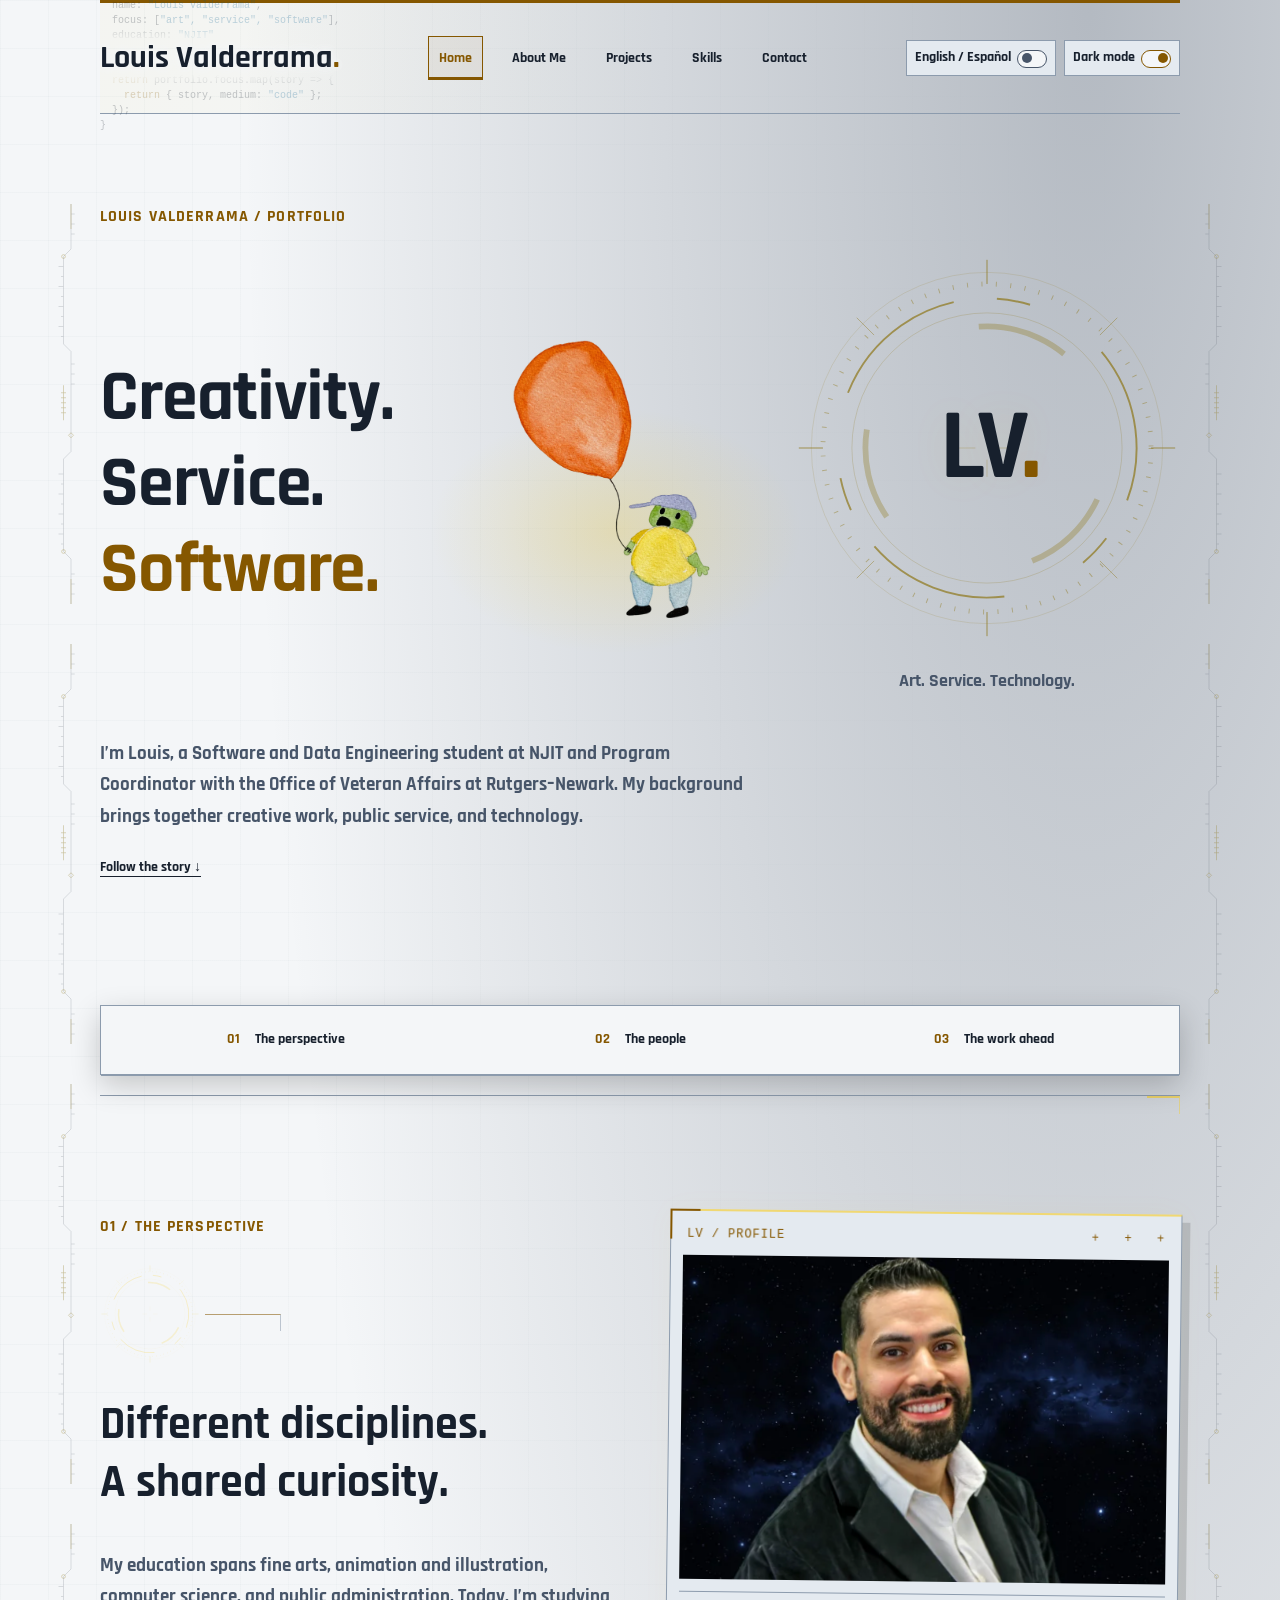
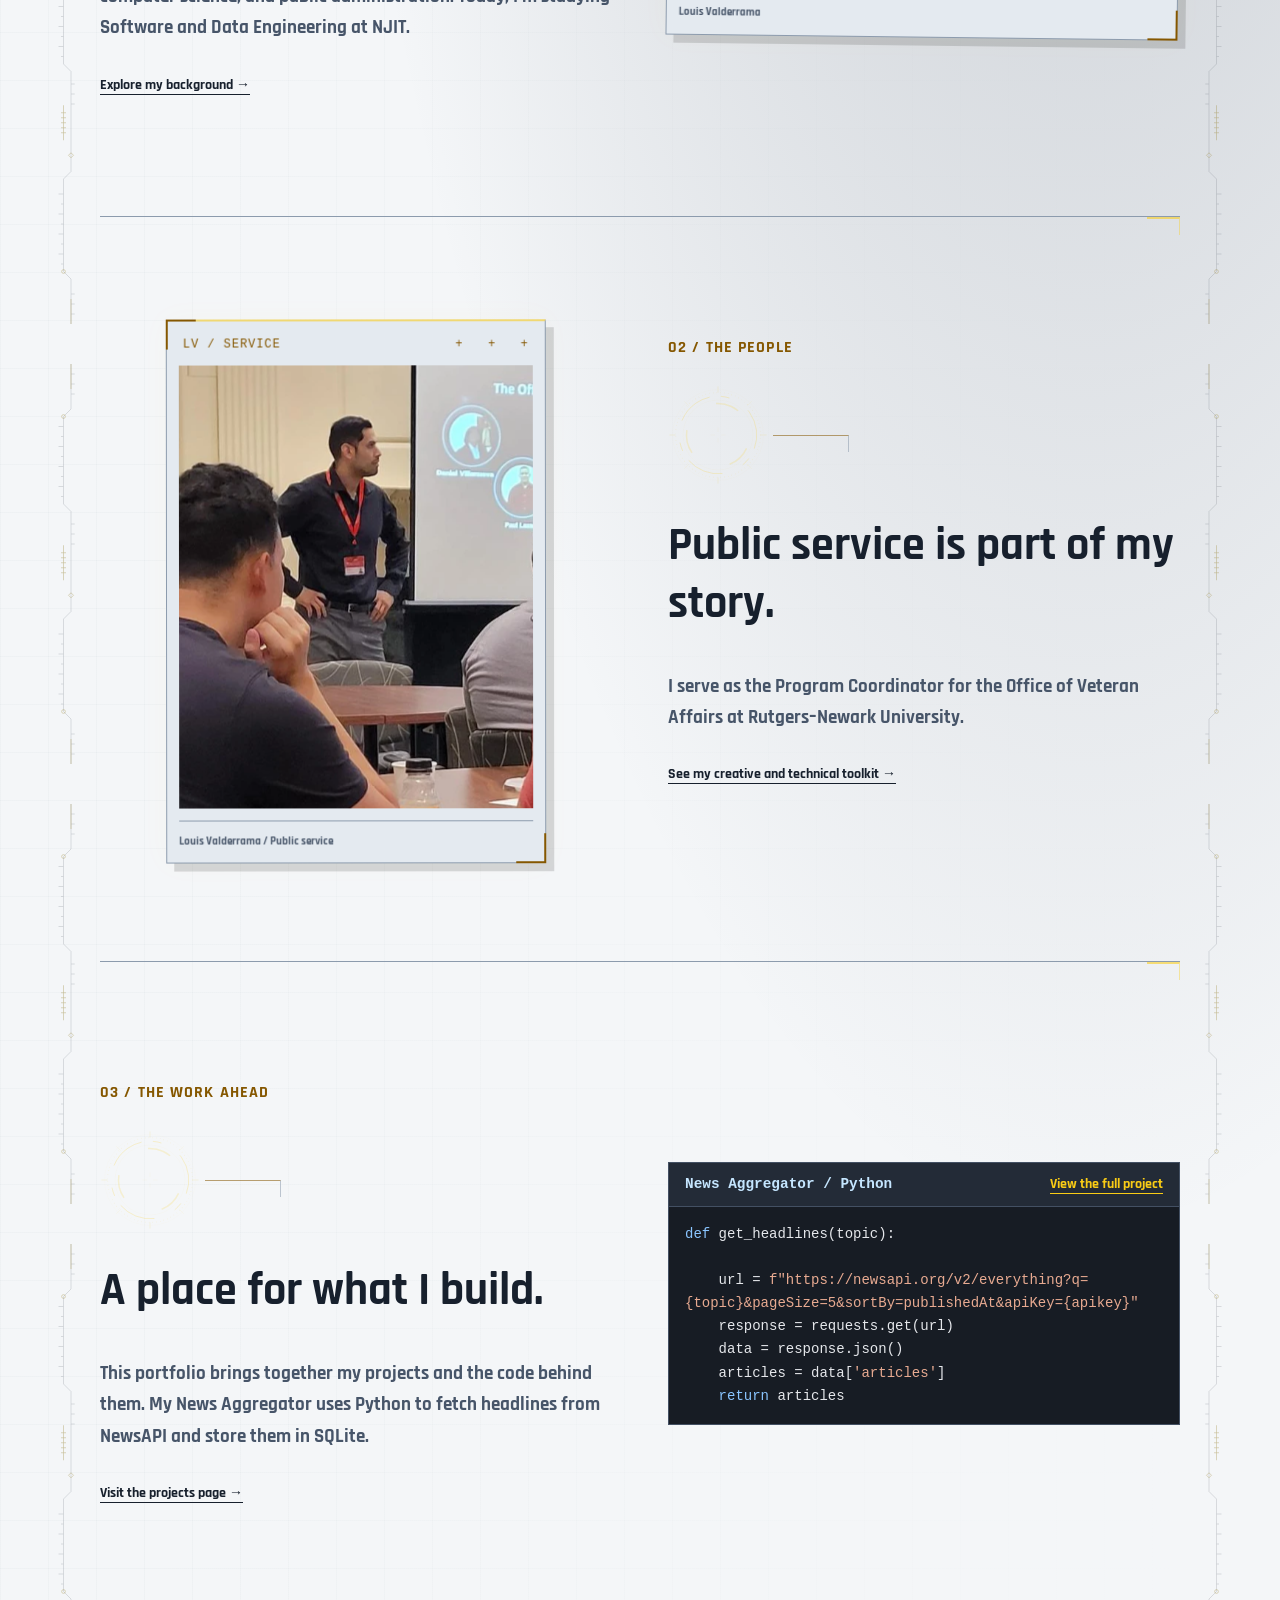
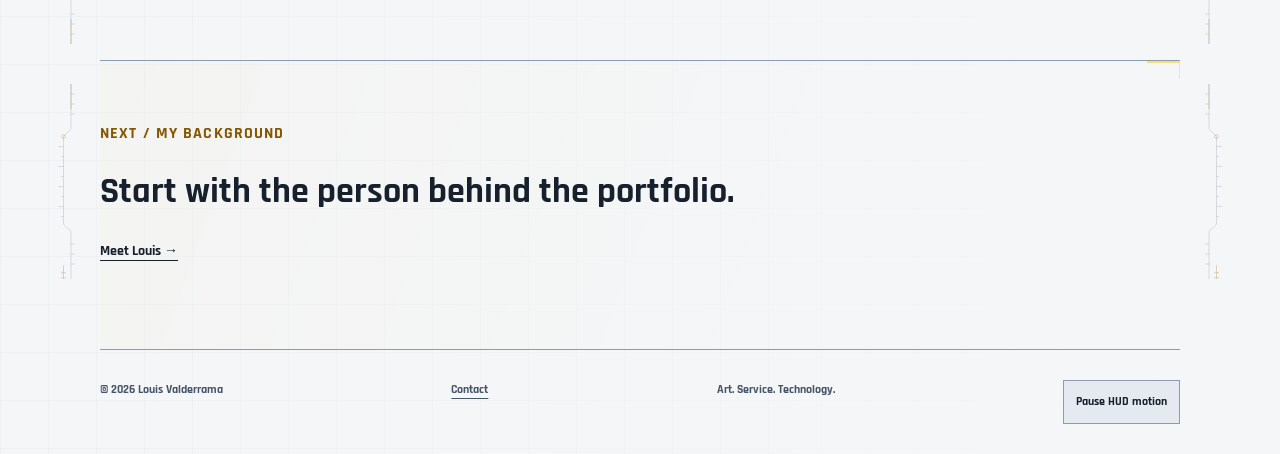
<file: index.html>
<!DOCTYPE html>
<html lang="en" data-theme="light">
  <head>
    <meta charset="UTF-8">
    <meta name="viewport" content="width=device-width, initial-scale=1.0">
    <meta name="description" content="Louis Valderrama’s personal portfolio. NJIT Software and Data Engineering student with a background in art, public administration, and technology.">
    <title>Home | Louis Valderrama</title>
    <script>
      // Establish the enhanced header layout and palette before rendering.
      document.documentElement.dataset.js = '';
      try {
        const savedTheme = localStorage.getItem('portfolio-theme');
        document.documentElement.dataset.theme = savedTheme === 'dark' ? 'dark' : 'light';
      } catch {
        document.documentElement.dataset.theme = 'light';
      }
    </script>
    <script src="js/theme.js?v=theme-action-1" defer></script>
    <link rel="preload" href="fonts/Rajdhani-Bold.woff2" as="font" type="font/woff2" crossorigin>
    <link rel="stylesheet" href="css/style.css?v=home-news-source-1">
  </head>
  <body>
    <a class="skip-link" href="#main">Skip to content</a>
    <header class="site-header home-header">
      <div class="header-identity">
        <pre class="header-code" aria-hidden="true"><span class="header-code-key">const</span> portfolio = {
  name: <span class="header-code-string">"Louis Valderrama"</span>,
  focus: [<span class="header-code-string">"art", "service", "software"</span>],
  education: <span class="header-code-string">"NJIT"</span>
};
<span class="header-code-key">function</span> explore() {
  <span class="header-code-key">return</span> portfolio.focus.map(story =&gt; {
    <span class="header-code-key">return</span> { story, medium: <span class="header-code-string">"code"</span> };
  });
}</pre>
        <a class="brand" href="index.html" aria-label="Louis Valderrama home">Louis Valderrama<span>.</span>
        </a>
      </div>
      <button class="menu-toggle" type="button" aria-expanded="false" aria-controls="main-navigation" hidden><span class="menu-icon" aria-hidden="true"></span><span>Menu</span></button>
      <nav id="main-navigation" aria-label="Main navigation">
        <a href="index.html" aria-current="page">Home</a>
        <a href="about.html">About Me</a>
        <a href="projects.html">Projects</a>
        <a href="skills.html">Skills</a>
        <a href="contact.html">Contact</a>
      </nav>
      <div class="header-controls">
        <button class="language-toggle" type="button" role="switch" aria-checked="false" aria-label="Spanish language" hidden><span lang="en">English</span> / <span lang="es">Español</span></button>
        <button class="theme-toggle" type="button" hidden>Light mode</button>
      </div>
    </header>
    <main id="main" class="home-page">
      <section class="hero">
        <div>
          <p class="eyebrow">Louis Valderrama / Portfolio</p>
          <h1>Creativity.<br>Service.<br>
            <span>Software.</span>
          </h1>
          <p class="lead">I’m Louis, a Software and Data Engineering student at NJIT and Program Coordinator with the Office of Veteran Affairs at Rutgers–Newark. My background brings together creative work, public service, and technology.</p>
          <a class="text-link" href="#perspective">Follow the story &darr;</a>
        </div>
        <div class="hero-character">
          <img class="character-body" src="images/balloon-character.webp" alt="Watercolor green character holding an orange balloon." width="1127" height="1396" decoding="async">
          <img class="character-balloon" src="images/balloon-character.webp" alt="" aria-hidden="true" width="1127" height="1396" decoding="async">
        </div>
        <aside class="profile-panel" aria-label="Louis Valderrama monogram">
          <div class="monogram" aria-hidden="true"><b class="monogram-letters">LV<span>.</span></b>
          </div>
          <p>Art. Service. Technology.</p>
        </aside>
      </section>
      <nav class="chapter-nav" aria-label="Homepage chapters">
        <a href="#perspective"><span>01</span> The perspective</a>
        <a href="#people"><span>02</span> The people</a>
        <a href="#work"><span>03</span> The work ahead</a>
        <div class="chapter-progress" aria-hidden="true"><span></span></div>
      </nav>
      <section class="section story-chapter perspective-chapter" id="perspective">
        <div>
          <p class="eyebrow">01 / The perspective</p>
          <div class="chapter-instrument" aria-hidden="true"></div>
          <h2 data-reveal>Different disciplines.<br>A shared curiosity.</h2>
          <p class="lead" data-reveal>My education spans fine arts, animation and illustration, computer science, and public administration. Today, I’m studying Software and Data Engineering at NJIT.</p>
          <a class="text-link" href="about.html">Explore my background &rarr;</a>
        </div>
        <figure class="hud-picture portrait-frame" data-reveal>
          <div class="portrait-mark" aria-hidden="true"><span>LV / PROFILE</span><span>+ &nbsp; + &nbsp; +</span></div>
          <img src="images/louis-valderrama-profile-1200.webp" srcset="images/louis-valderrama-profile-600.webp 600w, images/louis-valderrama-profile-1200.webp 1200w" sizes="(max-width: 850px) 90vw, 550px" alt="Portrait of Louis Valderrama against a starry background." width="2400" height="1600" loading="lazy" decoding="async">
          <figcaption>Louis Valderrama</figcaption>
        </figure>
      </section>
      <section class="section story-chapter perspective-chapter service-chapter" id="people">
        <div>
          <p class="eyebrow">02 / The people</p>
          <div class="chapter-instrument" aria-hidden="true"></div>
          <h2 data-reveal>Public service is part of my story.</h2>
          <p class="lead" data-reveal>I serve as the Program Coordinator for the Office of Veteran Affairs at Rutgers–Newark University.</p>
          <a class="text-link" href="skills.html">See my creative and technical toolkit &rarr;</a>
        </div>
        <figure class="hud-picture portrait-frame" data-reveal>
          <div class="portrait-mark" aria-hidden="true"><span>LV / SERVICE</span><span>+ &nbsp; + &nbsp; +</span></div>
          <img src="images/louis-public-service-portrait.webp" alt="Louis Valderrama in a black button-down shirt standing beside an Office of Veteran Affairs presentation." width="480" height="600" loading="lazy" decoding="async">
          <figcaption>Louis Valderrama / Public service</figcaption>
        </figure>
      </section>
      <section class="section story-chapter perspective-chapter work-chapter" id="work">
        <div>
          <p class="eyebrow">03 / The work ahead</p>
          <div class="chapter-instrument" aria-hidden="true"></div>
          <h2 data-reveal>A place for what I build.</h2>
          <p class="lead" data-reveal>This portfolio brings together my projects and the code behind them. My News Aggregator uses Python to fetch headlines from NewsAPI and store them in SQLite.</p>
          <a class="text-link" href="projects.html">Visit the projects page &rarr;</a>
        </div>
        <figure class="project-source work-source" data-reveal>
          <figcaption class="source-toolbar">
            <span class="source-filename">News Aggregator / Python</span>
            <a class="source-action" href="projects.html#chapter-3">View the full project</a>
          </figcaption>
          <pre class="project-source-preview"><code><span class="source-keyword">def</span> get_headlines(topic):

    url = <span class="source-string">f&quot;https://newsapi.org/v2/everything?q={topic}&amp;pageSize=5&amp;sortBy=publishedAt&amp;apiKey={apikey}&quot;</span>
    response = requests.get(url)
    data = response.json()
    articles = data[<span class="source-string">&#39;articles&#39;</span>]
    <span class="source-keyword">return</span> articles</code></pre>
        </figure>
      </section>
      <section class="story-next" aria-labelledby="continue-heading">
        <p class="eyebrow">Next / My background</p>
        <h2 id="continue-heading">Start with the person behind the portfolio.</h2>
        <a class="text-link" href="about.html">Meet Louis &rarr;</a>
      </section>
    </main>
    <footer>
      <p>&copy; 2026 Louis Valderrama</p>
      <a href="contact.html">Contact</a>
      <span>Art. Service. Technology.</span>
      <button class="motion-toggle" type="button" aria-pressed="false" hidden>Pause HUD motion</button>
    </footer>
    <script src="js/language.js?v=home-news-source-1" defer></script>
    <script src="js/navigation.js?v=stable-header-1" defer onerror="document.documentElement.removeAttribute('data-js')"></script>
    <script src="js/hud-motion.js" defer></script>
    <script src="js/projects-story.js" defer></script>
  </body>
</html>
</file>
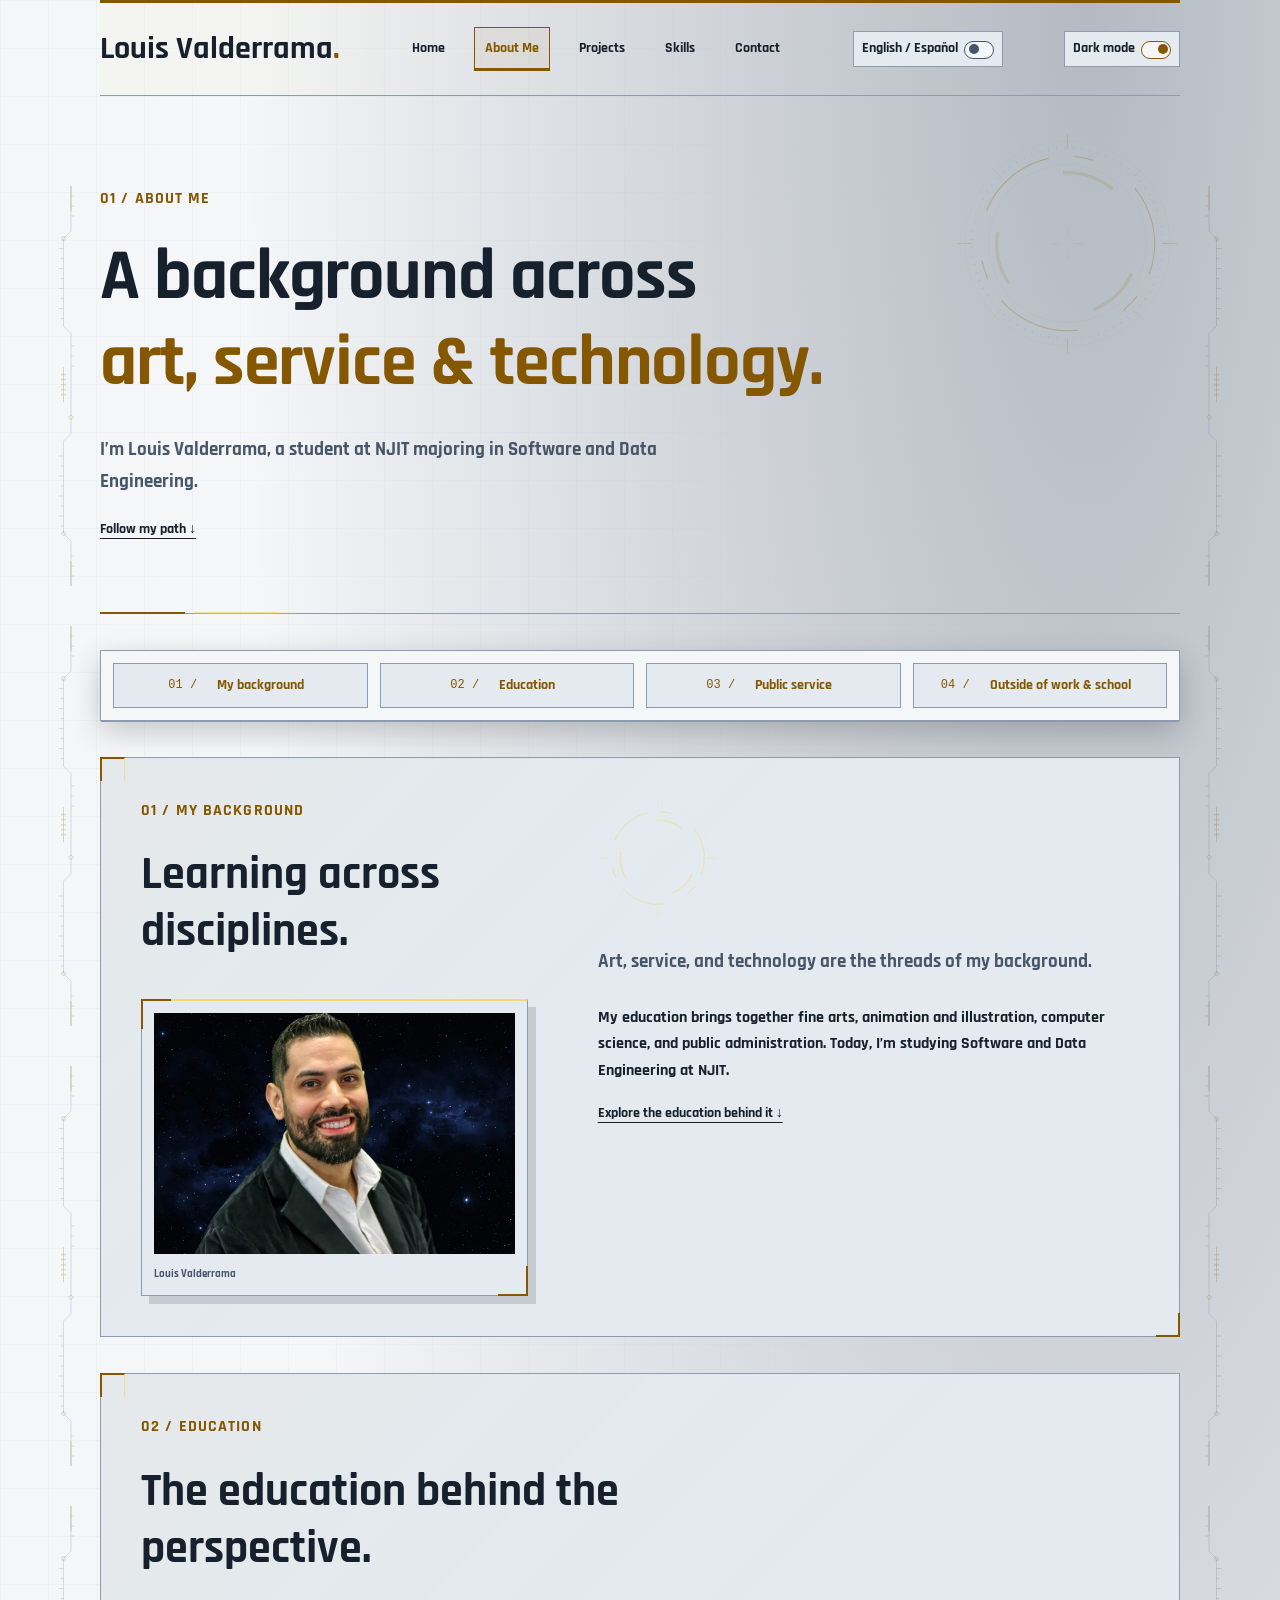
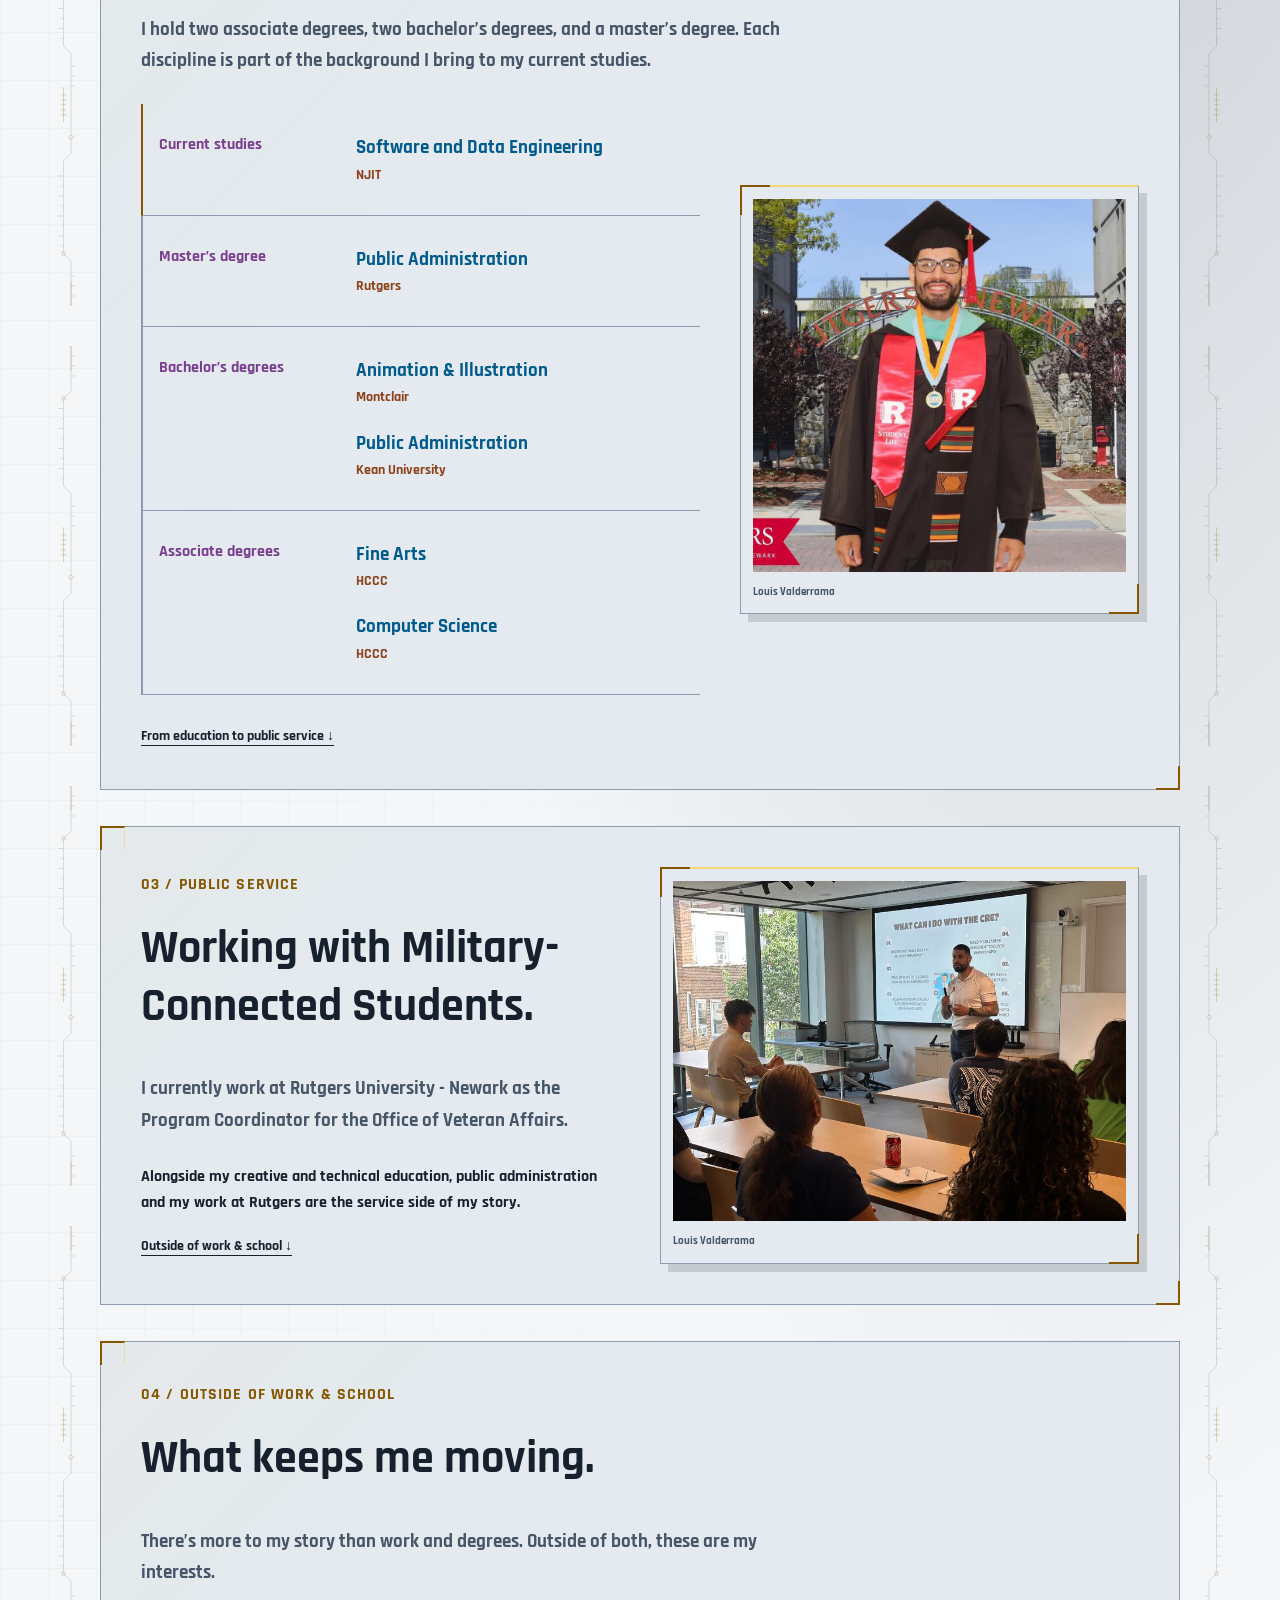
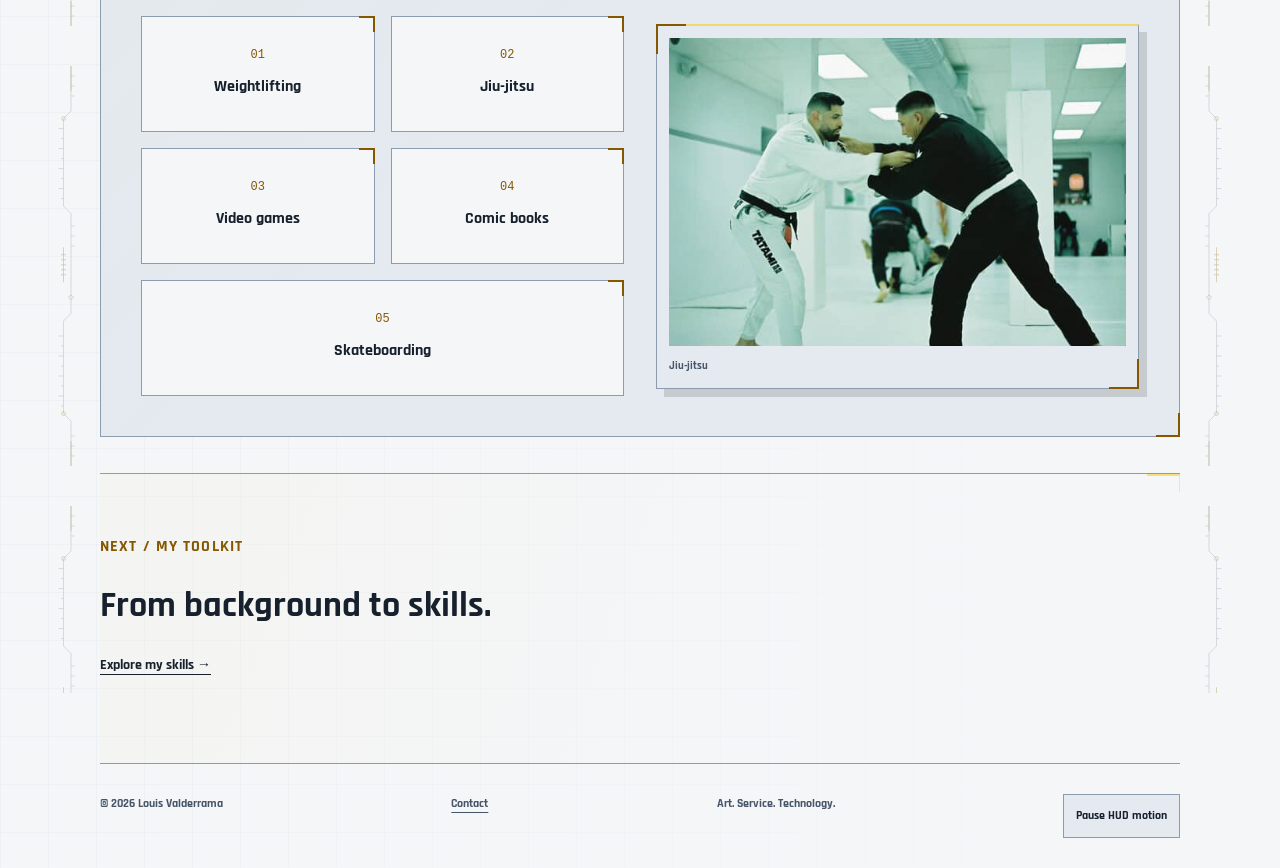
<file: about.html>
<!DOCTYPE html>
<html lang="en" data-theme="light">
  <head>
    <meta charset="UTF-8">
    <meta name="viewport" content="width=device-width, initial-scale=1.0">
    <meta name="description" content="About Me — Louis Valderrama’s personal portfolio.">
    <title>About Me | Louis Valderrama</title>
    <script>
      // Establish the enhanced header layout and palette before rendering.
      document.documentElement.dataset.js = '';
      try {
        const savedTheme = localStorage.getItem('portfolio-theme');
        document.documentElement.dataset.theme = savedTheme === 'dark' ? 'dark' : 'light';
      } catch {
        document.documentElement.dataset.theme = 'light';
      }
    </script>
    <script src="js/theme.js?v=theme-action-1" defer></script>
    <link rel="preload" href="fonts/Rajdhani-Bold.woff2" as="font" type="font/woff2" crossorigin>
    <link rel="stylesheet" href="css/style.css?v=stable-header-1&amp;theme=action-1">
  </head>
  <body>
    <a class="skip-link" href="#main">Skip to content</a>
    <header class="site-header">
      <a class="brand" href="index.html" aria-label="Louis Valderrama home">Louis Valderrama<span>.</span>
      </a>
      <button class="menu-toggle" type="button" aria-expanded="false" aria-controls="main-navigation" hidden><span class="menu-icon" aria-hidden="true"></span><span>Menu</span></button>
      <nav id="main-navigation" aria-label="Main navigation">
        <a href="index.html">Home</a>
        <a href="about.html" aria-current="page">About Me</a>
        <a href="projects.html">Projects</a>
        <a href="skills.html">Skills</a>
        <a href="contact.html">Contact</a>
      </nav>
      <button class="language-toggle" type="button" role="switch" aria-checked="false" aria-label="Spanish language" hidden><span lang="en">English</span> / <span lang="es">Español</span></button>
      <button class="theme-toggle" type="button" hidden>Light mode</button>
    </header>
    <main id="main" class="about-page">
      <section class="page-heading">
        <p class="eyebrow">01 / About me</p>
        <h1>A background across<br>
          <span>art, service &amp; technology.</span>
        </h1>
        <p class="lead">I’m Louis Valderrama, a student at NJIT majoring in Software and Data Engineering.</p>
        <a class="text-link" href="#background">Follow my path &darr;</a>
      </section>
      <nav class="about-sections chapter-nav" aria-label="About page sections">
        <a href="#background"><span aria-hidden="true">01 /</span> <span>My background</span></a>
        <a href="#education"><span aria-hidden="true">02 /</span> <span>Education</span></a>
        <a href="#service"><span aria-hidden="true">03 /</span> <span>Public service</span></a>
        <a href="#interests"><span aria-hidden="true">04 /</span> <span>Outside of work &amp; school</span></a>
        <div class="chapter-progress" aria-hidden="true"><span></span></div>
      </nav>
      <section class="split section about-console story-chapter" id="background">
        <div>
          <p class="eyebrow">01 / My background</p>
          <h2 data-reveal>Learning across disciplines.</h2>
          <figure class="hud-picture background-portrait" data-reveal>
            <img src="images/louis-valderrama-profile-1200.webp" srcset="images/louis-valderrama-profile-600.webp 600w, images/louis-valderrama-profile-1200.webp 1200w" sizes="(max-width: 850px) 90vw, 550px" alt="Portrait of Louis Valderrama against a starry background." width="2400" height="1600" loading="lazy" decoding="async">
            <figcaption>Louis Valderrama</figcaption>
          </figure>
        </div>
        <div class="about-brief">
          <div class="about-instrument" aria-hidden="true"></div>
          <p class="lead" data-reveal>Art, service, and technology are the threads of my background.</p>
          <p data-reveal>My education brings together fine arts, animation and illustration, computer science, and public administration. Today, I’m studying Software and Data Engineering at NJIT.</p>
          <a class="text-link" href="#education">Explore the education behind it &darr;</a>
        </div>
      </section>
      <section class="section about-console story-chapter" id="education">
        <p class="eyebrow">02 / Education</p>
        <div class="section-heading">
          <h2 data-reveal>The education behind the perspective.</h2>
        </div>
        <p class="lead" data-reveal>I hold two associate degrees, two bachelor’s degrees, and a master’s degree. Each discipline is part of the background I bring to my current studies.</p>
        <div class="education-layout">
          <dl class="education">
            <div>
              <dt>Current studies</dt>
              <dd>Software and Data Engineering <span>NJIT</span>
              </dd>
            </div>
            <div>
              <dt>Master’s degree</dt>
              <dd>Public Administration<span>Rutgers</span>
              </dd>
            </div>
            <div>
              <dt>Bachelor’s degrees</dt>
              <dd>Animation &amp; Illustration<span>Montclair</span>Public Administration<span>Kean University</span>
              </dd>
            </div>
            <div>
              <dt>Associate degrees</dt>
              <dd>Fine Arts<span>HCCC</span>Computer Science<span>HCCC</span>
              </dd>
            </div>
          </dl>
          <figure class="hud-picture graduation-photo" data-reveal>
            <img src="images/louis-valderrama-graduation.jpg" alt="Louis Valderrama wearing graduation regalia in front of the Rutgers–Newark entrance." width="960" height="960" loading="lazy" decoding="async">
            <figcaption>Louis Valderrama</figcaption>
          </figure>
        </div>
        <a class="text-link" href="#service">From education to public service &darr;</a>
      </section>
      <section class="section about-console story-chapter about-service" id="service">
        <div>
          <p class="eyebrow">03 / Public service</p>
          <h2 data-reveal>Working with Military-Connected Students.</h2>
          <p class="lead" data-reveal>I currently work at Rutgers University - Newark as the Program Coordinator for the Office of Veteran Affairs.</p>
          <p data-reveal>Alongside my creative and technical education, public administration and my work at Rutgers are the service side of my story.</p>
          <a class="text-link" href="#interests">Outside of work &amp; school &darr;</a>
        </div>
        <figure class="hud-picture contact-photo" data-reveal>
          <img src="images/louis-valderrama-presentation.jpg" alt="Louis Valderrama presenting to an audience in a classroom." width="800" height="600" loading="lazy" decoding="async">
          <figcaption>Louis Valderrama</figcaption>
        </figure>
      </section>
      <section class="section about-console story-chapter" id="interests">
        <p class="eyebrow">04 / Outside of work &amp; school</p>
        <h2 data-reveal>What keeps me moving.</h2>
        <p class="lead" data-reveal>There’s more to my story than work and degrees. Outside of both, these are my interests.</p>
        <div class="interests-layout">
          <ul class="tags">
            <li>Weightlifting</li>
            <li>Jiu-jitsu</li>
            <li>Video games</li>
            <li>Comic books</li>
            <li>Skateboarding</li>
          </ul>
          <figure class="hud-picture interests-photo" data-reveal>
            <img src="images/jiu-jitsu-training.jpg" alt="Two people practicing jiu-jitsu grips in a training gym." width="585" height="395" loading="lazy" decoding="async">
            <figcaption>Jiu-jitsu</figcaption>
          </figure>
        </div>
      </section>
      <section class="story-next" aria-labelledby="continue-heading">
        <p class="eyebrow">Next / My toolkit</p>
        <h2 id="continue-heading">From background to skills.</h2>
        <a class="text-link" href="skills.html">Explore my skills &rarr;</a>
      </section>
    </main>
    <footer>
      <p>&copy; 2026 Louis Valderrama</p>
      <a href="contact.html">Contact</a>
      <span>Art. Service. Technology.</span>
      <button class="motion-toggle" type="button" aria-pressed="false" hidden>Pause HUD motion</button>
    </footer>
    <script src="js/language.js?v=rutgers-university-newark-1" defer></script>
    <script src="js/navigation.js?v=stable-header-1" defer onerror="document.documentElement.removeAttribute('data-js')"></script>
    <script src="js/hud-motion.js" defer></script>
    <script src="js/projects-story.js" defer></script>
  </body>
</html>
</file>
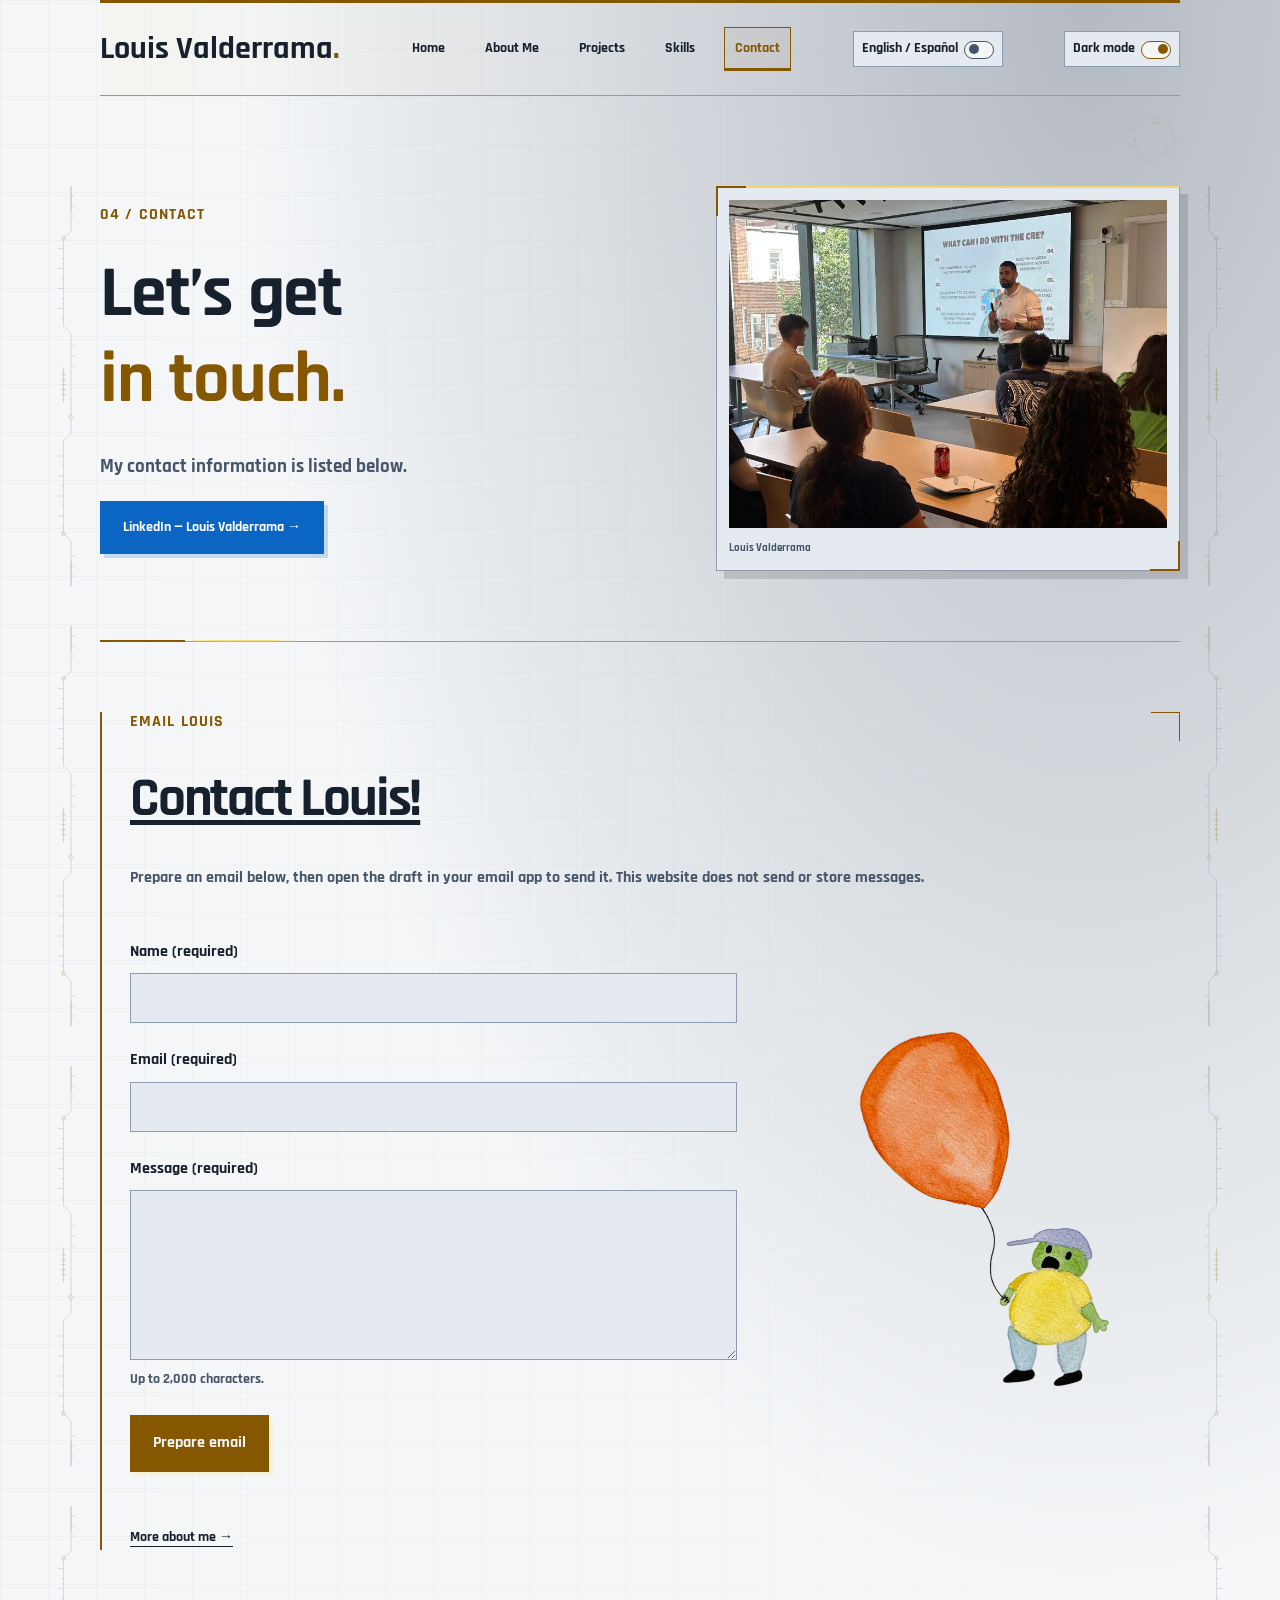
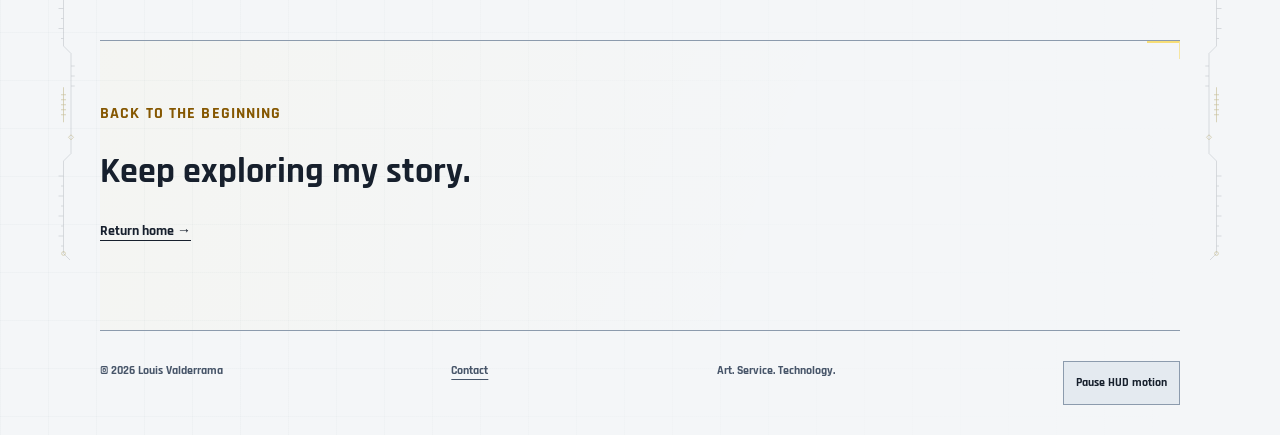
<file: contact.html>
<!DOCTYPE html>
<html lang="en" data-theme="light">
  <head>
    <meta charset="UTF-8">
    <meta name="viewport" content="width=device-width, initial-scale=1.0">
    <meta name="description" content="Contact — Louis Valderrama’s personal portfolio.">
    <title>Contact | Louis Valderrama</title>
    <script>
      // Establish the enhanced header layout and palette before rendering.
      document.documentElement.dataset.js = '';
      try {
        const savedTheme = localStorage.getItem('portfolio-theme');
        document.documentElement.dataset.theme = savedTheme === 'dark' ? 'dark' : 'light';
      } catch {
        document.documentElement.dataset.theme = 'light';
      }
    </script>
    <script src="js/theme.js?v=theme-action-1" defer></script>
    <link rel="preload" href="fonts/Rajdhani-Bold.woff2" as="font" type="font/woff2" crossorigin>
    <link rel="stylesheet" href="css/style.css?v=stable-header-1&amp;theme=action-1&amp;contact=2">
  </head>
  <body>
    <a class="skip-link" href="#main">Skip to content</a>
    <header class="site-header">
      <a class="brand" href="index.html" aria-label="Louis Valderrama home">Louis Valderrama<span>.</span>
      </a>
      <button class="menu-toggle" type="button" aria-expanded="false" aria-controls="main-navigation" hidden><span class="menu-icon" aria-hidden="true"></span><span>Menu</span></button>
      <nav id="main-navigation" aria-label="Main navigation">
        <a href="index.html">Home</a>
        <a href="about.html">About Me</a>
        <a href="projects.html">Projects</a>
        <a href="skills.html">Skills</a>
        <a href="contact.html" aria-current="page">Contact</a>
      </nav>
      <button class="language-toggle" type="button" role="switch" aria-checked="false" aria-label="Spanish language" hidden><span lang="en">English</span> / <span lang="es">Español</span></button>
      <button class="theme-toggle" type="button" hidden>Light mode</button>
    </header>
    <main id="main">
      <section class="page-heading picture-heading">
        <div>
          <p class="eyebrow">04 / Contact</p>
          <h1>Let’s get<br>
            <span>in touch.</span>
          </h1>
          <p class="lead">My contact information is listed below.</p>
          <a class="button linkedin-button" href="https://www.linkedin.com/in/louisvalderrama">LinkedIn &mdash; Louis Valderrama &rarr;</a>
        </div>
        <figure class="hud-picture contact-photo">
          <img src="images/louis-valderrama-presentation.jpg" alt="Louis Valderrama presenting to an audience in a classroom." width="800" height="600" decoding="async">
          <figcaption>Louis Valderrama</figcaption>
        </figure>
      </section>
      <section class="contact-panel">
        <h2 class="eyebrow">Email Louis</h2>
        <a class="email" href="mailto:Louisdamichael@gmail.com">Contact Louis!</a>
        <p id="contact-help">Prepare an email below, then open the draft in your email app to send it. This website does not send or store messages.</p>
        <div class="contact-form-layout">
          <form id="contact-form" class="contact-form" aria-describedby="contact-help" hidden>
            <div class="form-field">
              <label for="contact-name">Name (required)</label>
              <input id="contact-name" name="name" autocomplete="name" required maxlength="100" aria-describedby="name-error">
              <p id="name-error" class="field-error" hidden></p>
            </div>
            <div class="form-field">
              <label for="contact-email">Email (required)</label>
              <input id="contact-email" name="email" type="email" autocomplete="email" required maxlength="254" aria-describedby="email-error">
              <p id="email-error" class="field-error" hidden></p>
            </div>
            <div class="form-field">
              <label for="contact-message">Message (required)</label>
              <textarea id="contact-message" name="message" rows="6" required maxlength="2000" aria-describedby="message-help message-error"></textarea>
              <p id="message-help" class="muted">Up to 2,000 characters.</p>
              <p id="message-error" class="field-error" hidden></p>
            </div>
            <button class="button" type="submit">Prepare email</button>
            <p id="contact-status" role="status"></p>
            <a id="email-draft" class="text-link" hidden>Open draft in email app &rarr;</a>
          </form>
          <div class="contact-character" aria-hidden="true">
            <img class="character-body" src="images/balloon-character.webp" alt="" width="1127" height="1396" loading="lazy" decoding="async">
            <img class="character-balloon" src="images/balloon-character.webp" alt="" width="1127" height="1396" loading="lazy" decoding="async">
          </div>
        </div>
        <noscript><p>Use the email link above to contact Louis. The form requires JavaScript.</p></noscript>
        <a class="text-link" href="about.html">More about me →</a>
      </section>
      <section class="story-next" aria-labelledby="continue-heading">
        <p class="eyebrow">Back to the beginning</p>
        <h2 id="continue-heading">Keep exploring my story.</h2>
        <a class="text-link" href="index.html">Return home &rarr;</a>
      </section>
    </main>
    <footer>
      <p>&copy; 2026 Louis Valderrama</p>
      <a href="contact.html">Contact</a>
      <span>Art. Service. Technology.</span>
      <button class="motion-toggle" type="button" aria-pressed="false" hidden>Pause HUD motion</button>
    </footer>
    <script src="js/language.js?v=theme-action-1&amp;contact=3" defer></script>
    <script src="js/navigation.js?v=stable-header-1" defer onerror="document.documentElement.removeAttribute('data-js')"></script>
    <script src="js/hud-motion.js" defer></script>
    <script src="js/contact.js?v=2" defer></script>
  </body>
</html>
</file>
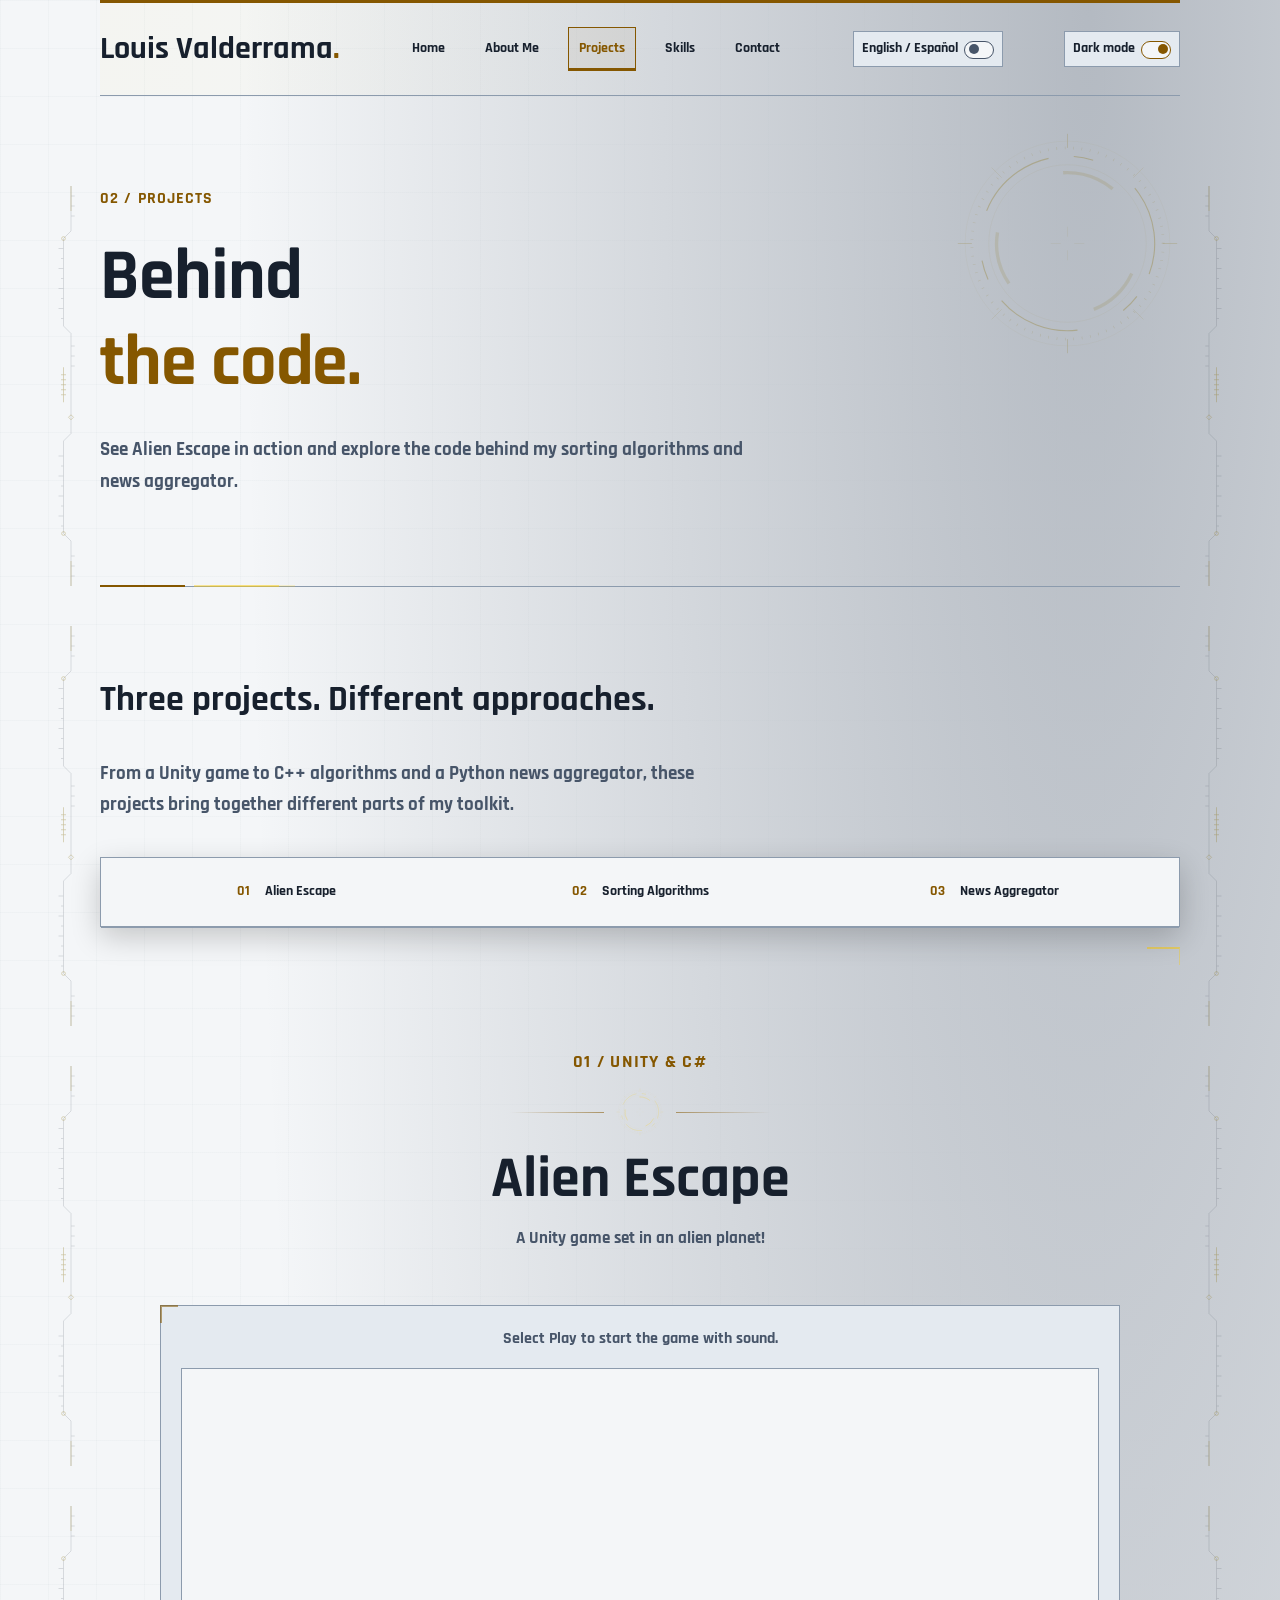
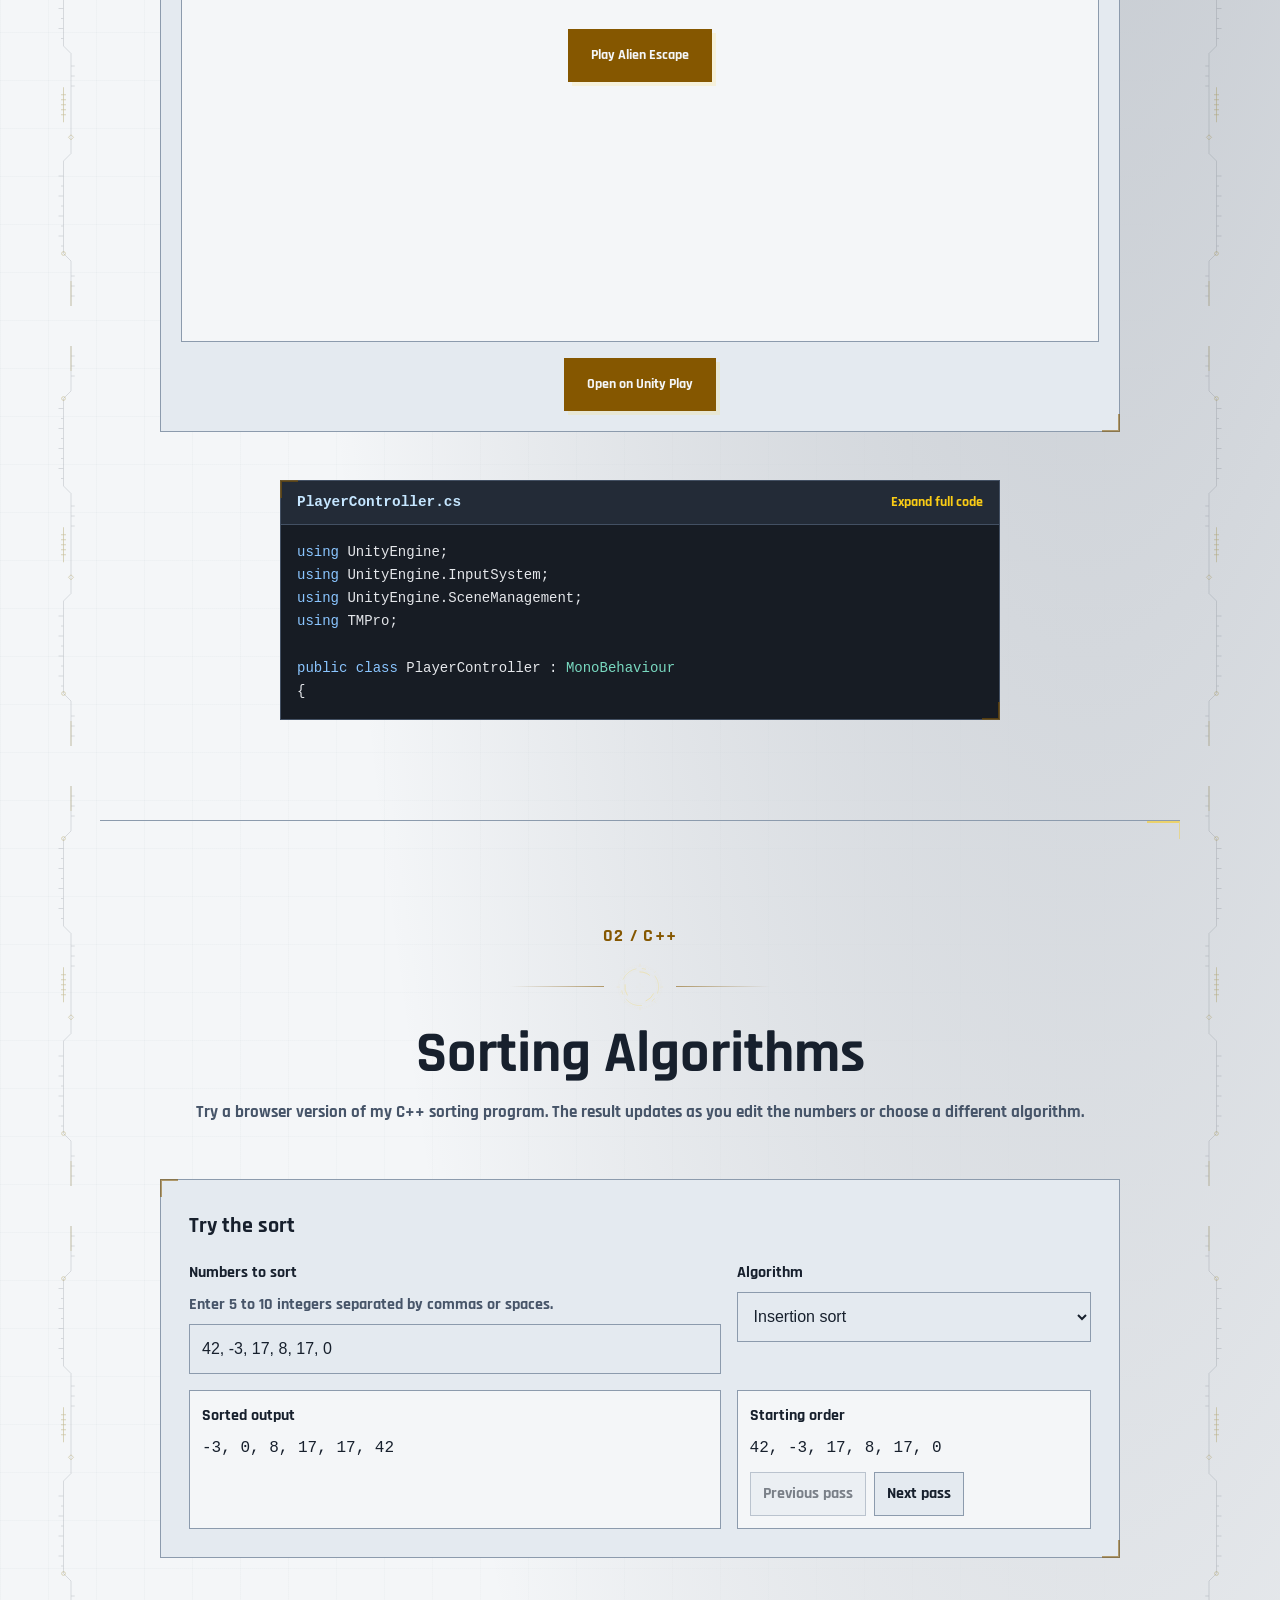
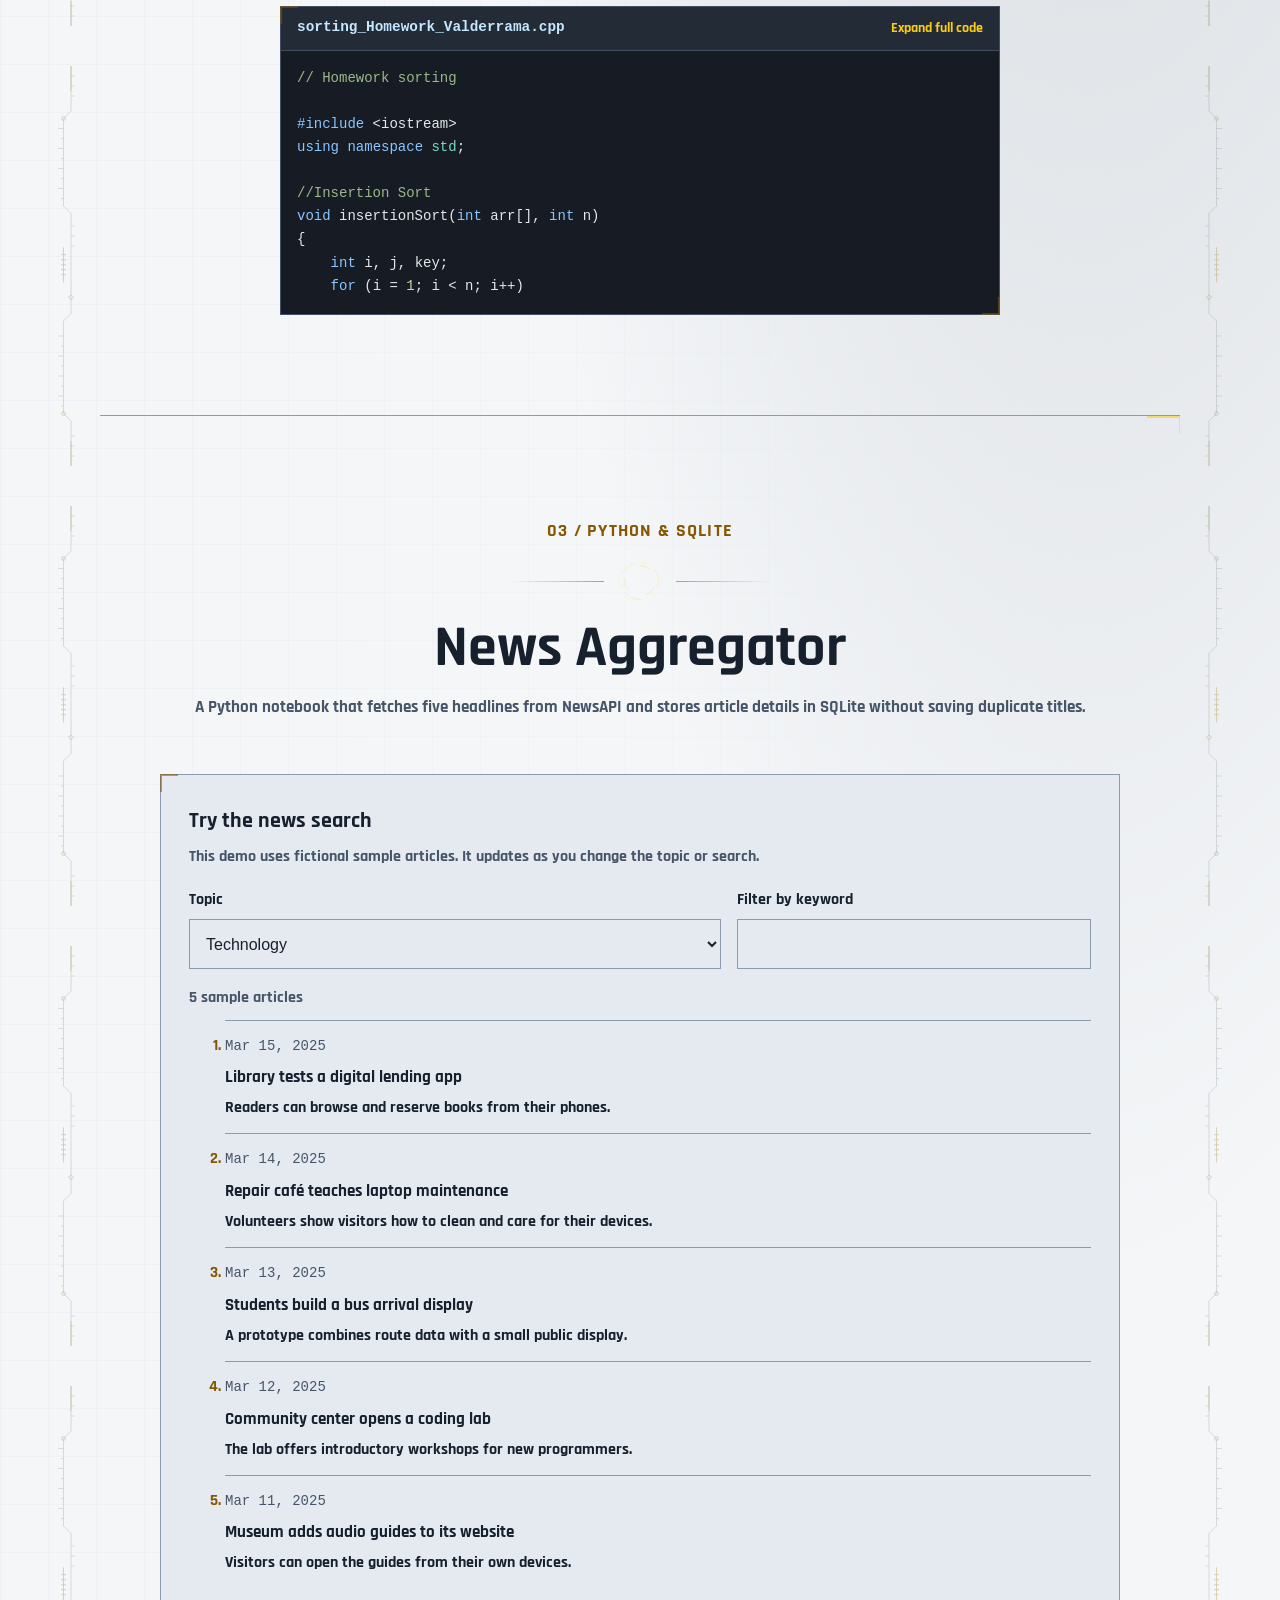
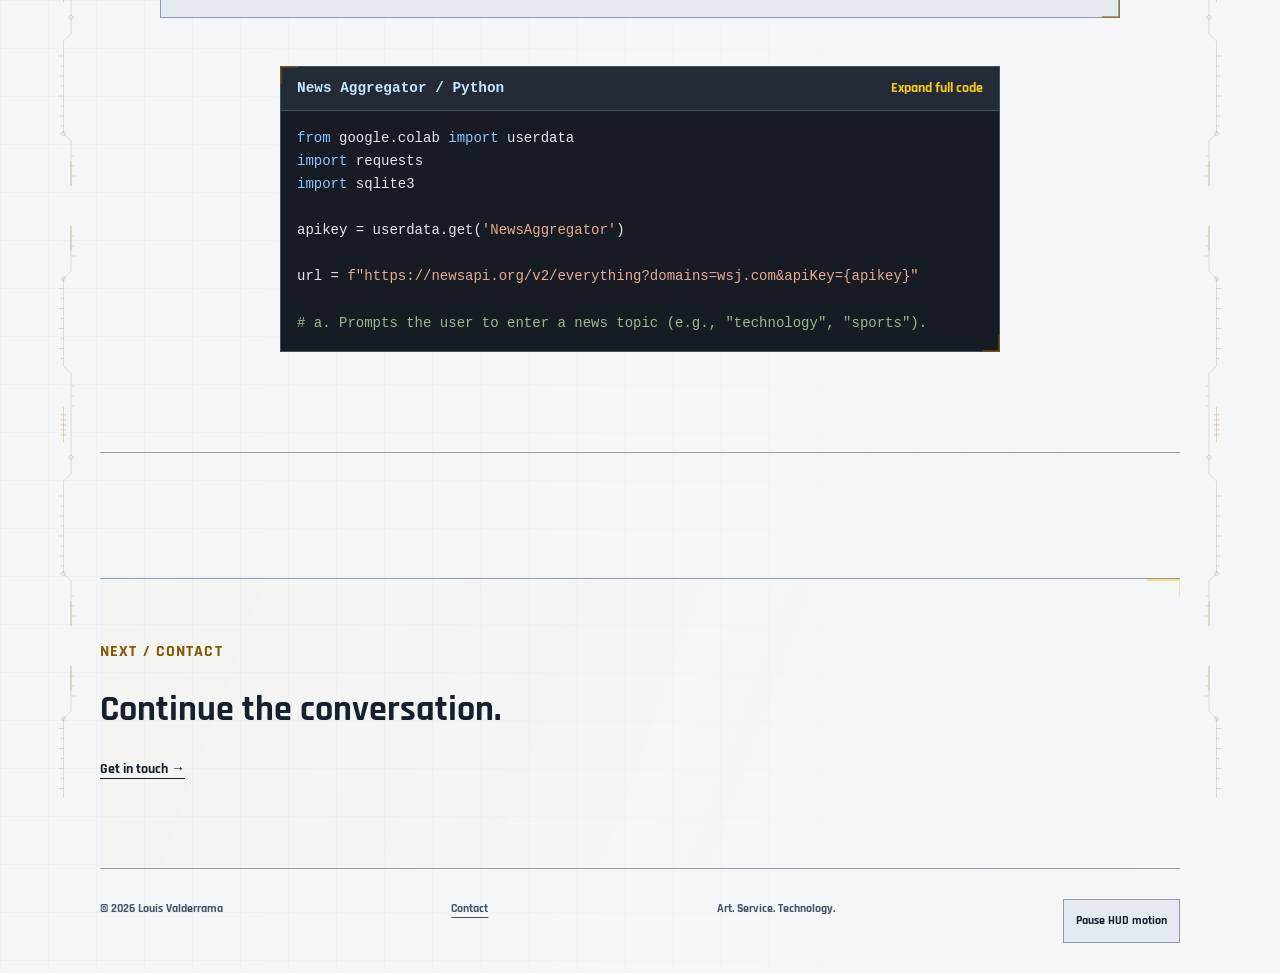
<file: projects.html>
<!DOCTYPE html>
<html lang="en" data-theme="light">
  <head>
    <meta charset="UTF-8">
    <meta name="viewport" content="width=device-width, initial-scale=1.0">
    <meta name="description" content="Projects — Louis Valderrama’s personal portfolio.">
    <title>Projects | Louis Valderrama</title>
    <script>
      // Establish the enhanced header layout and palette before rendering.
      document.documentElement.dataset.js = '';
      try {
        const savedTheme = localStorage.getItem('portfolio-theme');
        document.documentElement.dataset.theme = savedTheme === 'dark' ? 'dark' : 'light';
      } catch {
        document.documentElement.dataset.theme = 'light';
      }
    </script>
    <script src="js/theme.js?v=theme-action-1" defer></script>
    <link rel="preload" href="fonts/Rajdhani-Bold.woff2" as="font" type="font/woff2" crossorigin>
    <link rel="stylesheet" href="css/style.css?v=project-hud-1&amp;theme=action-1">
  </head>
  <body>
    <a class="skip-link" href="#main">Skip to content</a>
    <header class="site-header">
      <a class="brand" href="index.html" aria-label="Louis Valderrama home">Louis Valderrama<span>.</span>
      </a>
      <button class="menu-toggle" type="button" aria-expanded="false" aria-controls="main-navigation" hidden><span class="menu-icon" aria-hidden="true"></span><span>Menu</span></button>
      <nav id="main-navigation" aria-label="Main navigation">
        <a href="index.html">Home</a>
        <a href="about.html">About Me</a>
        <a href="projects.html" aria-current="page">Projects</a>
        <a href="skills.html">Skills</a>
        <a href="contact.html">Contact</a>
      </nav>
      <button class="language-toggle" type="button" role="switch" aria-checked="false" aria-label="Spanish language" hidden><span lang="en">English</span> / <span lang="es">Español</span></button>
      <button class="theme-toggle" type="button" hidden>Light mode</button>
    </header>
    <main id="main" class="projects-page">
      <section class="page-heading">
        <p class="eyebrow">02 / Projects</p>
        <h1>Behind<br>
          <span>the code.</span>
        </h1>
        <p class="lead">See Alien Escape in action and explore the code behind my sorting algorithms and news aggregator.</p>
      </section>
      <section class="section" aria-labelledby="workspace-heading">
        <div class="section-heading">
          <h2 id="workspace-heading">Three projects. Different approaches.</h2>
        </div>
        <p class="lead">From a Unity game to C++ algorithms and a Python news aggregator, these projects bring together different parts of my toolkit.</p>
        <nav class="chapter-nav" aria-label="Project chapters">
          <a href="#chapter-1"><span>01</span> Alien Escape</a>
          <a href="#chapter-2"><span>02</span> Sorting Algorithms</a>
          <a href="#chapter-3"><span>03</span> News Aggregator</a>
          <div class="chapter-progress" aria-hidden="true"><span></span></div>
        </nav>
        <div class="code-projects">
          <article class="code-project interactive-project" id="chapter-1" aria-labelledby="project-1">
            <div class="code-project-body">
              <div class="project-brief">
                <p class="eyebrow">01 / Unity &amp; C#</p>
                <div class="project-hud" aria-hidden="true"><span></span></div>
                <h3 data-reveal id="project-1">Alien Escape</h3>
                <p data-reveal>A Unity game set in an alien planet!</p>
              </div>
              <div class="project-visual">
                <div class="game-player">
                  <p id="game-start-instructions">Select Play to start the game with sound.</p>
                  <p id="game-instructions" hidden>Click inside the game to use the keyboard controls.</p>
                  <a class="project-game game-launch" href="https://play.unity.com/en/games/ecff1250-1a35-46a9-8a32-bf8d7f8c786b/week7" aria-describedby="game-start-instructions">
                    <span class="button">Play Alien Escape</span>
                  </a>
                  <template id="game-frame">
                    <iframe
                      class="project-game"
                      src="https://play-prod.struckd.com/api/v1/games/game/ecff1250-1a35-46a9-8a32-bf8d7f8c786b/build/latest/frame"
                      title="Play Alien Escape"
                      aria-describedby="game-instructions"
                      width="960"
                      height="600"
                      allow="autoplay; fullscreen"
                      allowfullscreen></iframe>
                  </template>
                  <a class="button" href="https://play.unity.com/en/games/ecff1250-1a35-46a9-8a32-bf8d7f8c786b/week7">Open on Unity Play</a>
                </div>
                <div class="game-player game-video">
                  <a class="button" href="https://www.youtube.com/watch?v=SgwOg5gwtbg&amp;t=2s">Watch Alien Escape on YouTube</a>
                </div>
                <details class="project-source">
                  <summary>
                    <span class="source-toolbar">
                      <span class="source-filename">PlayerController.cs</span>
                      <span class="source-action source-expand">Expand full code</span>
                      <span class="source-action source-collapse">Collapse code</span>
                    </span>
                    <code class="project-source-preview" aria-hidden="true"><span class="source-keyword">using</span> UnityEngine;
<span class="source-keyword">using</span> UnityEngine.InputSystem;
<span class="source-keyword">using</span> UnityEngine.SceneManagement;
<span class="source-keyword">using</span> TMPro;

<span class="source-keyword">public</span> <span class="source-keyword">class</span> PlayerController : <span class="source-type">MonoBehaviour</span>
{</code>
                  </summary>
                  <pre class="project-source-full" tabindex="0" role="region" aria-label="C# source code"><code><span class="source-keyword">using</span> UnityEngine;
<span class="source-keyword">using</span> UnityEngine.InputSystem;
<span class="source-keyword">using</span> UnityEngine.SceneManagement;
<span class="source-keyword">using</span> TMPro;

<span class="source-keyword">public</span> <span class="source-keyword">class</span> PlayerController : <span class="source-type">MonoBehaviour</span>
{
    <span class="source-keyword">public</span> <span class="source-type">TextMeshProUGUI</span> countText;   <span class="source-comment">// UI text to display the number of pickups collected</span>
    <span class="source-keyword">public</span> <span class="source-type">GameObject</span> winTextObject;    <span class="source-comment">// &quot;You win!&quot; text (starts disabled)</span>

    <span class="source-keyword">private</span> <span class="source-type">Rigidbody</span> rb;   <span class="source-comment">// the player&#39;s rigidbody</span>
    <span class="source-keyword">private</span> <span class="source-keyword">int</span> count;      <span class="source-comment">// the number of pickups collected</span>
    <span class="source-keyword">private</span> <span class="source-keyword">float</span> movementX;    <span class="source-comment">// input for horizontal movement</span>
    <span class="source-keyword">private</span> <span class="source-keyword">float</span> movementY;    <span class="source-comment">// input for vertical movement</span>
    <span class="source-keyword">public</span> <span class="source-keyword">float</span> jumpPower = <span class="source-number">5f</span>;    <span class="source-comment">// starting jump power</span>
    <span class="source-keyword">public</span> <span class="source-type">Transform</span> respawnPoint;  <span class="source-comment">// where the player respawns if they die</span>

    <span class="source-keyword">public</span> <span class="source-keyword">float</span> dashCooldown = <span class="source-number">1f</span>; <span class="source-comment">// how long between dashes</span>
    <span class="source-keyword">private</span> <span class="source-keyword">float</span> nextDashTime = <span class="source-number">0f</span>;    <span class="source-comment">// when the next dash is available</span>

    <span class="source-keyword">public</span> <span class="source-keyword">float</span> maxSpeed = <span class="source-number">8f</span>;          <span class="source-comment">// normal top speed</span>
    <span class="source-keyword">public</span> <span class="source-keyword">float</span> dashMaxSpeed = <span class="source-number">20f</span>;     <span class="source-comment">// top speed while dashing</span>
    <span class="source-keyword">public</span> <span class="source-keyword">float</span> dashDuration = <span class="source-number">0.3f</span>;    <span class="source-comment">// how long the higher speed lasts</span>
    <span class="source-keyword">private</span> <span class="source-keyword">float</span> dashEndTime = <span class="source-number">0f</span>;      <span class="source-comment">// when the dash ends</span>

    <span class="source-keyword">public</span> <span class="source-type">GameObject</span> pauseMenuObject;  <span class="source-comment">// pause menu (starts disabled)</span>
    <span class="source-keyword">private</span> <span class="source-keyword">bool</span> isPaused;  <span class="source-comment">// whether the game is paused</span>
    <span class="source-keyword">private</span> <span class="source-keyword">bool</span> gameEnded; <span class="source-comment">// whether the game has ended</span>
    <span class="source-keyword">private</span> <span class="source-keyword">bool</span> gameWon;   <span class="source-comment">// whether the game has won</span>

    <span class="source-keyword">public</span> <span class="source-type">AudioClip</span> pickupSound; <span class="source-comment">// sound to play when a pickup is collected</span>
    <span class="source-keyword">private</span> <span class="source-type">AudioSource</span> audioSource;    <span class="source-comment">// the player&#39;s audio source</span>

    <span class="source-keyword">public</span> <span class="source-keyword">float</span> startTimeSeconds = <span class="source-number">60f</span>;         <span class="source-comment">// how long the player gets to complete the level</span>
    <span class="source-keyword">public</span> <span class="source-type">TextMeshProUGUI</span> timerText;            <span class="source-comment">// on-screen timer text</span>
    <span class="source-keyword">public</span> <span class="source-type">GameObject</span> gameOverTextObject;        <span class="source-comment">// &quot;Game Over&quot; text</span>
    <span class="source-keyword">private</span> <span class="source-keyword">float</span> timeRemaining;                 <span class="source-comment">// how much time is left</span>
    <span class="source-keyword">private</span> <span class="source-keyword">bool</span> timerRunning;                   <span class="source-comment">// whether the timer is running</span>

    <span class="source-keyword">public</span> <span class="source-keyword">int</span> startingLives = <span class="source-number">3</span>;                <span class="source-comment">// starting number of lives</span>
    <span class="source-keyword">public</span> <span class="source-type">GameObject</span>[] lifeIcons;               <span class="source-comment">// 3D objects, one per life</span>
    <span class="source-keyword">public</span> <span class="source-keyword">float</span> invulnerableSeconds = <span class="source-number">1.5f</span>;     <span class="source-comment">// grace period after respawning</span>
    <span class="source-keyword">private</span> <span class="source-keyword">int</span> lives;                           <span class="source-comment">// current number of lives</span>
    <span class="source-keyword">private</span> <span class="source-keyword">float</span> invulnerableUntil = <span class="source-number">0f</span>;        <span class="source-comment">// when the player becomes invulnerable</span>
    <span class="source-keyword">private</span> <span class="source-type">Vector3</span> startPosition;               <span class="source-comment">// player&#39;s starting position for respawning</span>

    <span class="source-keyword">public</span> <span class="source-type">GameObject</span> exitPortal;               <span class="source-comment">// exit portal</span>
    <span class="source-keyword">public</span> <span class="source-keyword">int</span> pickupsNeeded = <span class="source-number">13</span>;              <span class="source-comment">// how many pickups are needed to win</span>
    <span class="source-keyword">public</span> <span class="source-keyword">string</span> finalSceneName = <span class="source-string">&quot;LevelTwo&quot;</span>;  <span class="source-comment">// name of the final level</span>
    <span class="source-keyword">private</span> <span class="source-keyword">bool</span> exitUnlocked = <span class="source-keyword">false</span>;          <span class="source-comment">// whether the exit has been unlocked</span>
    <span class="source-keyword">public</span> <span class="source-keyword">bool</span> ExitOpen =&gt; exitUnlocked;       <span class="source-comment">// whether the exit is open</span>

    <span class="source-keyword">public</span> <span class="source-keyword">bool</span> cameraRelativeMovement = <span class="source-keyword">false</span>; <span class="source-comment">// tank controls for the camera</span>
    <span class="source-keyword">public</span> <span class="source-keyword">bool</span> tankControls = <span class="source-keyword">false</span>;           <span class="source-comment">// tank controls for the player</span>
    <span class="source-keyword">public</span> <span class="source-keyword">float</span> TurnInput =&gt; movementX;        <span class="source-comment">// input for turning</span>

    <span class="source-keyword">void</span> Start()
    {
        <span class="source-comment">// Pause the game.</span>
        <span class="source-type">Time</span>.timeScale = <span class="source-number">1f</span>;
        <span class="source-keyword">if</span> (pauseMenuObject != <span class="source-keyword">null</span>) pauseMenuObject.SetActive(<span class="source-keyword">false</span>);

        <span class="source-comment">// Get the player&#39;s rigidbody</span>
        rb = GetComponent&lt;<span class="source-type">Rigidbody</span>&gt;();
        count = <span class="source-number">0</span>;

        <span class="source-comment">// Get the player&#39;s starting position.</span>
        startPosition = transform.position;
        lives = startingLives;
        UpdateLivesDisplay();

        <span class="source-comment">// Get the player&#39;s audio source</span>
        audioSource = GetComponent&lt;<span class="source-type">AudioSource</span>&gt;();

        <span class="source-comment">// Start the timer and hide the win text and exit portal.</span>
        <span class="source-keyword">if</span> (winTextObject != <span class="source-keyword">null</span>) winTextObject.SetActive(<span class="source-keyword">false</span>);
        <span class="source-keyword">if</span> (exitPortal != <span class="source-keyword">null</span>) exitPortal.SetActive(<span class="source-keyword">false</span>);
        timeRemaining = startTimeSeconds;
        timerRunning = <span class="source-keyword">true</span>;

        <span class="source-comment">// Hide the game over text.</span>
        <span class="source-keyword">if</span> (gameOverTextObject != <span class="source-keyword">null</span>) gameOverTextObject.SetActive(<span class="source-keyword">false</span>);

        SetCountText();
        UpdateTimerText();

    }

    <span class="source-comment">// Called when the player moves.</span>
    <span class="source-keyword">void</span> OnMove(<span class="source-type">InputValue</span> movementValue)
    {
        <span class="source-type">Vector2</span> movementVector = movementValue.Get&lt;<span class="source-type">Vector2</span>&gt;();

        movementX = movementVector.x;
        movementY = movementVector.y;
    }

    <span class="source-comment">// Function is called when the player picks up a pickup.</span>
    <span class="source-comment">// Function also checks if level can be unlocked and game can be won.</span>
    <span class="source-keyword">void</span> SetCountText()
    {
        <span class="source-keyword">if</span> (countText != <span class="source-keyword">null</span>)
        countText.text = <span class="source-string">&quot;Count: &quot;</span> + count.ToString();

        <span class="source-keyword">if</span> (count &gt;= pickupsNeeded &amp;&amp; !gameWon &amp;&amp; !exitUnlocked)
        {
            <span class="source-keyword">bool</span> finalLevel = <span class="source-type">SceneManager</span>.GetActiveScene().name == finalSceneName;

            <span class="source-keyword">if</span> (finalLevel)
            {
            <span class="source-comment">// Level is won</span>
                gameWon = <span class="source-keyword">true</span>;
                timerRunning = <span class="source-keyword">false</span>;
                <span class="source-keyword">if</span> (winTextObject != <span class="source-keyword">null</span>) winTextObject.SetActive(<span class="source-keyword">true</span>);
            }
        <span class="source-keyword">else</span>
        {
            <span class="source-comment">// Level is unlocked</span>
            exitUnlocked = <span class="source-keyword">true</span>;

            <span class="source-keyword">if</span> (exitPortal != <span class="source-keyword">null</span>) exitPortal.SetActive(<span class="source-keyword">true</span>);
        }

            <span class="source-type">GameObject</span> enemy = <span class="source-type">GameObject</span>.FindGameObjectWithTag(<span class="source-string">&quot;Enemy&quot;</span>);
            <span class="source-keyword">if</span> (enemy != <span class="source-keyword">null</span>) Destroy(enemy);
        }
    }

    <span class="source-comment">// Function is called when the player moves and camera moves.</span>
    <span class="source-keyword">void</span> FixedUpdate()
{
    <span class="source-type">Vector3</span> input;
    <span class="source-comment">// if statement that moves the camera in the direction of the player when tank controls are on. Used for the second level.</span>
    <span class="source-keyword">if</span> (tankControls &amp;&amp; <span class="source-type">Camera</span>.main != <span class="source-keyword">null</span>)
    {
        <span class="source-type">Transform</span> cam = <span class="source-type">Camera</span>.main.transform;
        <span class="source-type">Vector3</span> forward = cam.forward; forward.y = <span class="source-number">0f</span>; forward.Normalize();
        input = forward * movementY;
    }
    <span class="source-comment">// else if statement that moves the player in the direction of the camera when tank controls are off. Mainly used for the first level.</span>
    <span class="source-keyword">else</span> <span class="source-keyword">if</span> (cameraRelativeMovement &amp;&amp; <span class="source-type">Camera</span>.main != <span class="source-keyword">null</span>)
    {
        <span class="source-type">Transform</span> cam = <span class="source-type">Camera</span>.main.transform;
        <span class="source-type">Vector3</span> forward = cam.forward; forward.y = <span class="source-number">0f</span>; forward.Normalize();
        <span class="source-type">Vector3</span> right = cam.right; right.y = <span class="source-number">0f</span>; right.Normalize();
        input = forward * movementY + right * movementX;
    }
    <span class="source-keyword">else</span>
    {
        input = <span class="source-keyword">new</span> <span class="source-type">Vector3</span>(movementX, <span class="source-number">0f</span>, movementY);
    }

    <span class="source-comment">// if statement that nmakes sure the player doesn&#39;t move faster than the max speed.</span>
    <span class="source-keyword">if</span> (input.sqrMagnitude &gt; <span class="source-number">1f</span>) input.Normalize();
    <span class="source-keyword">float</span> currentSpeed = <span class="source-type">Time</span>.time &lt; dashEndTime ? dashMaxSpeed : maxSpeed;

    <span class="source-type">Vector3</span> v = rb.linearVelocity;
    rb.linearVelocity = <span class="source-keyword">new</span> <span class="source-type">Vector3</span>(input.x * currentSpeed, v.y, input.z * currentSpeed); <span class="source-comment">//moves the player</span>
}

    <span class="source-comment">// Called when the player jumps.</span>
    <span class="source-keyword">void</span> OnJump(<span class="source-type">InputValue</span> value)
    {
        <span class="source-keyword">if</span> (isPaused || gameEnded) <span class="source-keyword">return</span>;

        <span class="source-keyword">if</span> (value.isPressed &amp;&amp; IsGrounded())
        {
            <span class="source-type">Vector3</span> v = rb.linearVelocity;
            rb.linearVelocity = <span class="source-keyword">new</span> <span class="source-type">Vector3</span>(v.x, jumpPower, v.z);
        }
    }

    <span class="source-comment">// Called every frame</span>
    <span class="source-keyword">void</span> Update()
    {
        <span class="source-keyword">if</span> (gameEnded) <span class="source-keyword">return</span>;

        <span class="source-comment">// Pause the game when P is pressed. Calls the function TogglePause()</span>
        <span class="source-keyword">if</span> (<span class="source-type">Keyboard</span>.current != <span class="source-keyword">null</span> &amp;&amp; <span class="source-type">Keyboard</span>.current.pKey.wasPressedThisFrame)
        {
            TogglePause();
        }

        <span class="source-comment">// Dash. Calls the function Dash().</span>
        <span class="source-keyword">if</span> (<span class="source-type">Keyboard</span>.current != <span class="source-keyword">null</span> &amp;&amp; (<span class="source-type">Keyboard</span>.current.leftShiftKey.isPressed || <span class="source-type">Keyboard</span>.current.rightShiftKey.isPressed))
        {
            Dash();
        }
                <span class="source-comment">// Timer</span>
                <span class="source-keyword">if</span> (timerRunning)
        {
            timeRemaining -= <span class="source-type">Time</span>.deltaTime;

            <span class="source-keyword">if</span> (timeRemaining &lt;= <span class="source-number">0f</span>)
            {
                timeRemaining = <span class="source-number">0f</span>;
                UpdateTimerText();
                GameOver();
            }
            <span class="source-keyword">else</span>
            {
                UpdateTimerText();
            }
        }
    }

    <span class="source-comment">// Function is called when the player dashes. This dictates the dash duration and cooldown.</span>
    <span class="source-keyword">void</span> Dash()
    {
        <span class="source-keyword">if</span> (<span class="source-type">Time</span>.time &lt; nextDashTime) <span class="source-keyword">return</span>;

        <span class="source-type">Vector3</span> direction = <span class="source-keyword">new</span> <span class="source-type">Vector3</span>(movementX, <span class="source-number">0.0f</span>, movementY);

        <span class="source-keyword">if</span> (direction.sqrMagnitude &gt; <span class="source-number">0.01f</span>)
        {
            dashEndTime = <span class="source-type">Time</span>.time + dashDuration;
            nextDashTime = <span class="source-type">Time</span>.time + dashCooldown;
        }
    }

    <span class="source-comment">// Function is called when the player pauses. This toggles the pause menu.</span>
    <span class="source-keyword">void</span> TogglePause()
    {
        isPaused = !isPaused;
        <span class="source-type">Time</span>.timeScale = isPaused ? <span class="source-number">0f</span> : <span class="source-number">1f</span>;

        <span class="source-keyword">if</span> (pauseMenuObject != <span class="source-keyword">null</span>)
            pauseMenuObject.SetActive(isPaused);
    }

    <span class="source-comment">// Checks if the player is on the ground.</span>
    <span class="source-keyword">private</span> <span class="source-keyword">bool</span> IsGrounded()
    {
        <span class="source-keyword">return</span> <span class="source-type">Physics</span>.Raycast(transform.position, <span class="source-type">Vector3</span>.down, <span class="source-number">0.6f</span>, ~<span class="source-number">0</span>, <span class="source-type">QueryTriggerInteraction</span>.Ignore);
    }

    <span class="source-comment">// Function shows the time remaining.</span>
    <span class="source-keyword">void</span> UpdateTimerText()
    {
        <span class="source-keyword">if</span> (timerText == <span class="source-keyword">null</span>) <span class="source-keyword">return</span>;

        <span class="source-keyword">int</span> totalSeconds = <span class="source-type">Mathf</span>.CeilToInt(timeRemaining);
        <span class="source-keyword">int</span> minutes = totalSeconds / <span class="source-number">60</span>;
        <span class="source-keyword">int</span> seconds = totalSeconds % <span class="source-number">60</span>;
        timerText.text = <span class="source-string">&quot;Time: &quot;</span> + minutes.ToString(<span class="source-string">&quot;00&quot;</span>) + <span class="source-string">&quot;:&quot;</span> + seconds.ToString(<span class="source-string">&quot;00&quot;</span>);
    }
        <span class="source-comment">// Function shows the number of lives.</span>
        <span class="source-keyword">void</span> UpdateLivesDisplay()
    {
        <span class="source-keyword">if</span> (lifeIcons == <span class="source-keyword">null</span>) <span class="source-keyword">return</span>;

        <span class="source-keyword">for</span> (<span class="source-keyword">int</span> i = <span class="source-number">0</span>; i &lt; lifeIcons.Length; i++)
        {
            <span class="source-keyword">if</span> (lifeIcons[i] != <span class="source-keyword">null</span>)
                lifeIcons[i].SetActive(i &lt; lives);
        }
    }

    <span class="source-comment">// Function is called when the player loses a life.</span>
    <span class="source-keyword">void</span> LoseLife()
    {
        <span class="source-keyword">if</span> (gameEnded || gameWon) <span class="source-keyword">return</span>;
        <span class="source-keyword">if</span> (<span class="source-type">Time</span>.time &lt; invulnerableUntil) <span class="source-keyword">return</span>;

        lives--;
        UpdateLivesDisplay();

        <span class="source-keyword">if</span> (lives &lt;= <span class="source-number">0</span>)
        {
            GameOver();
            <span class="source-keyword">return</span>;
        }

        invulnerableUntil = <span class="source-type">Time</span>.time + invulnerableSeconds;
    }

    <span class="source-comment">//Resapwn the player to the starting position.</span>
    <span class="source-keyword">void</span> Respawn()
    {
        rb.linearVelocity = <span class="source-type">Vector3</span>.zero;
        rb.angularVelocity = <span class="source-type">Vector3</span>.zero;
        movementX = <span class="source-number">0f</span>;
        movementY = <span class="source-number">0f</span>;
        transform.position = respawnPoint != <span class="source-keyword">null</span> ? respawnPoint.position : startPosition;
    }

    <span class="source-comment">// Function is called when the timer runs out.</span>
     <span class="source-keyword">void</span> GameOver()
    {
        timerRunning = <span class="source-keyword">false</span>;
        gameEnded = <span class="source-keyword">true</span>;

        <span class="source-keyword">if</span> (gameOverTextObject != <span class="source-keyword">null</span>) gameOverTextObject.SetActive(<span class="source-keyword">true</span>);

        <span class="source-type">Time</span>.timeScale = <span class="source-number">0f</span>;
    }

    <span class="source-comment">// Function is called when the player collides with an enemy.</span>
    <span class="source-keyword">private</span> <span class="source-keyword">void</span> OnCollisionEnter(<span class="source-type">Collision</span> collision)
    {
        <span class="source-keyword">if</span> (collision.gameObject.CompareTag(<span class="source-string">&quot;Enemy&quot;</span>))
        {
            LoseLife();
        }
    }

    <span class="source-comment">// Function is called when the player collides with a pickup.</span>
    <span class="source-keyword">private</span> <span class="source-keyword">void</span> OnTriggerEnter(<span class="source-type">Collider</span> other)
    {
        <span class="source-keyword">if</span>(other.gameObject.CompareTag(<span class="source-string">&quot;PickUp&quot;</span>))
        {
            other.gameObject.SetActive(<span class="source-keyword">false</span>);
            count = count + <span class="source-number">1</span>;

            <span class="source-keyword">if</span> (audioSource != <span class="source-keyword">null</span> &amp;&amp; pickupSound != <span class="source-keyword">null</span>)
                audioSource.PlayOneShot(pickupSound);

            SetCountText();
        }

        <span class="source-comment">// if statement is called when the player collides with a kill floor.</span>
        <span class="source-keyword">if</span> (other.gameObject.CompareTag(<span class="source-string">&quot;killFloor&quot;</span>))
        {
            LoseLife();
            <span class="source-keyword">if</span> (!gameEnded) Respawn();
        }

        <span class="source-comment">//if statement is called when the player collides with a life pickup.</span>
        <span class="source-keyword">if</span> (other.gameObject.CompareTag(<span class="source-string">&quot;LifePickup&quot;</span>))
        {
            <span class="source-keyword">if</span> (lives &lt; startingLives &amp;&amp; !gameEnded)
            {
                lives++;
                UpdateLivesDisplay();
                other.gameObject.SetActive(<span class="source-keyword">false</span>);

                <span class="source-keyword">if</span> (audioSource != <span class="source-keyword">null</span> &amp;&amp; pickupSound != <span class="source-keyword">null</span>)
                    audioSource.PlayOneShot(pickupSound);
            }
        }
    }
}</code></pre>
                </details>
              </div>
            </div>
          </article>
          <article class="code-project interactive-project" id="chapter-2" aria-labelledby="project-2">
            <div class="code-project-body">
              <div class="project-brief">
                <p class="eyebrow">02 / C++</p>
                <div class="project-hud" aria-hidden="true"><span></span></div>
                <h3 data-reveal id="project-2">Sorting Algorithms</h3>
                <p data-reveal>Try a browser version of my C++ sorting program. The result updates as you edit the numbers or choose a different algorithm.</p>
              </div>
              <div class="project-visual">
                <form class="project-demo" id="sorting-demo" aria-labelledby="sorting-demo-title" hidden>
                  <h4 id="sorting-demo-title">Try the sort</h4>
                  <div class="demo-fields">
                    <div class="form-field">
                      <label for="sorting-input">Numbers to sort</label>
                      <p id="sorting-help">Enter 5 to 10 integers separated by commas or spaces.</p>
                      <input id="sorting-input" type="text" value="42, -3, 17, 8, 17, 0" aria-describedby="sorting-help sorting-error" autocomplete="off" spellcheck="false">
                    </div>
                    <div class="form-field">
                      <label for="sorting-algorithm">Algorithm</label>
                      <select id="sorting-algorithm">
                        <option value="insertion">Insertion sort</option>
                        <option value="selection">Selection sort</option>
                        <option value="bubble">Bubble sort</option>
                      </select>
                    </div>
                  </div>
                  <p class="field-error" id="sorting-error" role="status" hidden></p>
                  <div class="sorting-results">
                    <div class="sorting-result">
                      <label for="sorting-output">Sorted output</label>
                      <output id="sorting-output" for="sorting-input sorting-algorithm"></output>
                    </div>
                    <div class="sorting-result">
                      <p class="sorting-pass" aria-live="polite" aria-atomic="true">
                        <strong id="sorting-position"></strong>
                        <span id="sorting-current"></span>
                      </p>
                      <div class="sorting-actions">
                        <button type="button" id="sorting-previous">Previous pass</button>
                        <button type="button" id="sorting-next">Next pass</button>
                      </div>
                    </div>
                  </div>
                </form>
                <noscript><p>Enable JavaScript to try the sorting demo.</p></noscript>
                <details class="project-source">
                  <summary>
                    <span class="source-toolbar">
                      <span class="source-filename">sorting_Homework_Valderrama.cpp</span>
                      <span class="source-action source-expand">Expand full code</span>
                      <span class="source-action source-collapse">Collapse code</span>
                    </span>
                    <code class="project-source-preview" aria-hidden="true"><span class="source-comment">// Homework sorting</span>

<span class="source-keyword">#include</span> &lt;iostream&gt;
<span class="source-keyword">using</span> <span class="source-keyword">namespace</span> <span class="source-type">std</span>;

<span class="source-comment">//Insertion Sort</span>
<span class="source-keyword">void</span> insertionSort(<span class="source-keyword">int</span> arr[], <span class="source-keyword">int</span> n)
{
    <span class="source-keyword">int</span> i, j, key;
    <span class="source-keyword">for</span> (i = <span class="source-number">1</span>; i &lt; n; i++)</code>
                  </summary>
                  <pre class="project-source-full" tabindex="0" role="region" aria-label="C++ source code"><code><span class="source-comment">// Homework sorting</span>

<span class="source-keyword">#include</span> &lt;iostream&gt;
<span class="source-keyword">using</span> <span class="source-keyword">namespace</span> <span class="source-type">std</span>;

<span class="source-comment">//Insertion Sort</span>
<span class="source-keyword">void</span> insertionSort(<span class="source-keyword">int</span> arr[], <span class="source-keyword">int</span> n)
{
    <span class="source-keyword">int</span> i, j, key;
    <span class="source-keyword">for</span> (i = <span class="source-number">1</span>; i &lt; n; i++)
    {
        key = arr[i];
        j = i - <span class="source-number">1</span>;
        <span class="source-keyword">while</span> (j &gt;= <span class="source-number">0</span> &amp;&amp; arr[j] &gt; key)
        {
            arr[j + <span class="source-number">1</span>] = arr[j];
            j--;
        }
        arr[j + <span class="source-number">1</span>] = key;
    }
}

<span class="source-comment">//Selection Sort</span>
<span class="source-keyword">void</span> selectionSort(<span class="source-keyword">int</span> arr[], <span class="source-keyword">int</span> n)
{
    <span class="source-keyword">int</span> i, j, smallIndex, swap;

    <span class="source-keyword">for</span> (i = <span class="source-number">0</span>; i &lt; n - <span class="source-number">1</span>; i++)
    {
        <span class="source-comment">// Find the minimum value in the array</span>
        smallIndex = i;
        <span class="source-keyword">for</span> (j = i + <span class="source-number">1</span>; j &lt; n; j++)
        {
            <span class="source-keyword">if</span> (arr[j] &lt; arr[smallIndex])
                smallIndex = j;
        }
        <span class="source-keyword">if</span> (smallIndex != i)
        {
            swap = arr[i];
            arr[i] = arr[smallIndex];
            arr[smallIndex] = swap;
        }
    }
}

<span class="source-comment">//Bubble Sort</span>
<span class="source-keyword">void</span> bubbleSort(<span class="source-keyword">int</span> arr[], <span class="source-keyword">int</span> n)
{
    <span class="source-keyword">int</span> i, j, swap;
    <span class="source-keyword">bool</span> swapped;

    <span class="source-comment">// Compare 1st two elements and swaps if they are out of order.</span>
    swapped = <span class="source-keyword">false</span>;
    <span class="source-keyword">for</span> (i = <span class="source-number">0</span>; i &lt; n - <span class="source-number">1</span>; i++)
    {
        <span class="source-keyword">for</span> (j = <span class="source-number">0</span>; j &lt; n - i - <span class="source-number">1</span>; j++)
        {
            <span class="source-keyword">if</span> (arr[j] &gt; arr[j + <span class="source-number">1</span>])
            {
                swap = arr[j];
                arr[j] = arr[j + <span class="source-number">1</span>];
                arr[j + <span class="source-number">1</span>] = swap;
                swapped = <span class="source-keyword">true</span>;
            }
        }
        <span class="source-keyword">if</span> (!swapped) <span class="source-keyword">break</span>;
    }
}

<span class="source-comment">// Print the array</span>
<span class="source-keyword">void</span> printArray(<span class="source-keyword">int</span> arr[], <span class="source-keyword">int</span> size)
{
    <span class="source-keyword">int</span> i;
    <span class="source-keyword">for</span> (i = <span class="source-number">0</span>; i &lt; size; i++)
        <span class="source-type">cout</span> &lt;&lt; arr[i] &lt;&lt; <span class="source-string">&quot; &quot;</span>;
    <span class="source-type">cout</span> &lt;&lt; <span class="source-type">endl</span>;
}

<span class="source-comment">// Main function</span>
<span class="source-keyword">int</span> main()
{
    <span class="source-keyword">int</span> n = <span class="source-number">0</span>;

    <span class="source-comment">// Input validation</span>
    <span class="source-keyword">while</span> (n &lt;<span class="source-number">5</span> || n &gt; <span class="source-number">10</span>)
    {
        <span class="source-type">cout</span> &lt;&lt; <span class="source-string">&quot;How many integers would you like to enter? (5 to 10 only!): &quot;</span>;
        <span class="source-type">cin</span> &gt;&gt; n;

        <span class="source-keyword">if</span> (n &lt; <span class="source-number">5</span> || n &gt; <span class="source-number">10</span>)
            <span class="source-type">cout</span> &lt;&lt; <span class="source-string">&quot;Invalid input. Please enter 5 to 10 integers.&quot;</span> &lt;&lt; <span class="source-type">endl</span>;
    }

    <span class="source-keyword">int</span> data[<span class="source-number">10</span>];

    <span class="source-comment">// Input</span>

    <span class="source-keyword">for</span> (<span class="source-keyword">int</span> i = <span class="source-number">0</span>; i &lt; n; i++)
    {
        <span class="source-type">cout</span> &lt;&lt; <span class="source-string">&quot;Enter integer &quot;</span> &lt;&lt; i + <span class="source-number">1</span> &lt;&lt; <span class="source-string">&quot;: &quot;</span>;
        <span class="source-type">cin</span> &gt;&gt; data[i];
    }

    <span class="source-type">cout</span> &lt;&lt; <span class="source-string">&quot;Unsorted array: &quot;</span>;
    printArray(data, n);

    <span class="source-comment">//Menu Selection</span>

    <span class="source-keyword">int</span> choice = <span class="source-number">0</span>;

    <span class="source-keyword">while</span> (choice &lt; <span class="source-number">1</span> || choice &gt; <span class="source-number">3</span>)
    {
        <span class="source-type">cout</span> &lt;&lt; <span class="source-string">&quot;Select a sorting algorithm:\n&quot;</span>;
        <span class="source-type">cout</span> &lt;&lt; <span class="source-string">&quot;1. Insertion Sorting\n&quot;</span>;
        <span class="source-type">cout</span> &lt;&lt; <span class="source-string">&quot;2. Selection Sorting\n&quot;</span>;
        <span class="source-type">cout</span> &lt;&lt; <span class="source-string">&quot;3. Bubble Sorting\n&quot;</span>;
        <span class="source-type">cout</span> &lt;&lt; <span class="source-string">&quot;Enter your choice: &quot;</span>;
        <span class="source-type">cin</span> &gt;&gt; choice;

        <span class="source-keyword">if</span> (choice &lt; <span class="source-number">1</span> || choice &gt; <span class="source-number">3</span>)
            <span class="source-type">cout</span> &lt;&lt; <span class="source-string">&quot;Invalid choice. Please select a valid sorting algorithm.&quot;</span> &lt;&lt; <span class="source-type">endl</span>;
    }

    <span class="source-keyword">switch</span> (choice)
    {
        <span class="source-keyword">case</span> <span class="source-number">1</span>:
            insertionSort(data, n);
            <span class="source-keyword">break</span>;
        <span class="source-keyword">case</span> <span class="source-number">2</span>:
            selectionSort(data, n);
            <span class="source-keyword">break</span>;
        <span class="source-keyword">case</span> <span class="source-number">3</span>:
            bubbleSort(data, n);
            <span class="source-keyword">break</span>;
    }

    <span class="source-comment">// Print the sorted array</span>
    <span class="source-type">cout</span> &lt;&lt; <span class="source-string">&quot;Sorted array: &quot;</span>;
    printArray(data, n);

    <span class="source-keyword">return</span> <span class="source-number">0</span>;
}</code></pre>
                </details>
              </div>
            </div>
          </article>
          <article class="code-project interactive-project" id="chapter-3" aria-labelledby="project-3">
            <div class="code-project-body">
              <div class="project-brief">
                <p class="eyebrow">03 / Python &amp; SQLite</p>
                <div class="project-hud" aria-hidden="true"><span></span></div>
                <h3 data-reveal id="project-3">News Aggregator</h3>
                <p data-reveal>A Python notebook that fetches five headlines from NewsAPI and stores article details in SQLite without saving duplicate titles.</p>
              </div>
              <div class="project-visual">
                <section class="project-demo news-demo" id="news-demo" aria-labelledby="news-demo-title" hidden>
                  <h4 id="news-demo-title">Try the news search</h4>
                  <p class="demo-note">This demo uses fictional sample articles. It updates as you change the topic or search.</p>
                  <div class="demo-fields">
                    <div class="form-field">
                      <label for="news-topic">Topic</label>
                      <select id="news-topic">
                        <option value="technology">Technology</option>
                        <option value="science">Science</option>
                        <option value="sports">Sports</option>
                      </select>
                    </div>
                    <div class="form-field">
                      <label for="news-search">Filter by keyword</label>
                      <input id="news-search" type="search" autocomplete="off">
                    </div>
                  </div>
                  <p id="news-status" class="demo-note" role="status"></p>
                  <ol class="news-results" id="news-results"></ol>
                  <template>
                    <li>
                      <time></time>
                      <h5></h5>
                      <p></p>
                    </li>
                  </template>
                </section>
                <noscript><p>Enable JavaScript to try the news demo.</p></noscript>
                <details class="project-source">
                  <summary>
                    <span class="source-toolbar">
                      <span class="source-filename">News Aggregator / Python</span>
                      <span class="source-action source-expand">Expand full code</span>
                      <span class="source-action source-collapse">Collapse code</span>
                    </span>
                    <code class="project-source-preview" aria-hidden="true"><span class="source-keyword">from</span> google.colab <span class="source-keyword">import</span> userdata
<span class="source-keyword">import</span> requests
<span class="source-keyword">import</span> sqlite3

apikey = userdata.get(<span class="source-string">&#39;NewsAggregator&#39;</span>)

url = <span class="source-string">f&quot;https://newsapi.org/v2/everything?domains=wsj.com&amp;apiKey={apikey}&quot;</span>

<span class="source-comment"># a. Prompts the user to enter a news topic (e.g., &quot;technology&quot;, &quot;sports&quot;).</span></code>
                  </summary>
                  <pre class="project-source-full" tabindex="0" role="region" aria-label="Python source code"><code><span class="source-keyword">from</span> google.colab <span class="source-keyword">import</span> userdata
<span class="source-keyword">import</span> requests
<span class="source-keyword">import</span> sqlite3

apikey = userdata.get(<span class="source-string">&#39;NewsAggregator&#39;</span>)

url = <span class="source-string">f&quot;https://newsapi.org/v2/everything?domains=wsj.com&amp;apiKey={apikey}&quot;</span>

<span class="source-comment"># a. Prompts the user to enter a news topic (e.g., &quot;technology&quot;, &quot;sports&quot;).</span>

<span class="source-keyword">def</span> main():

    topic = <span class="source-type">input</span>(<span class="source-string">&quot;Enter news topic: &quot;</span>)
    articles = get_headlines(topic)
    conn, cursor = create_database(<span class="source-string">&quot;news.db&quot;</span>)
    store_data(conn, cursor, articles)
    read_data(cursor, articles)
    <span class="source-type">print</span>(<span class="source-string">&quot;Data has been saved to the database.&quot;</span>)
    conn.close()

<span class="source-comment"># b. Retrieves the top 5 headlines related to the topic using the requests package.</span>

<span class="source-keyword">def</span> get_headlines(topic):

    url = <span class="source-string">f&quot;https://newsapi.org/v2/everything?q={topic}&amp;pageSize=5&amp;sortBy=publishedAt&amp;apiKey={apikey}&quot;</span>
    response = requests.get(url)
    data = response.json()
    articles = data[<span class="source-string">&#39;articles&#39;</span>]
    <span class="source-keyword">return</span> articles

<span class="source-comment"># c. Stores the headlines, descriptions, and publication dates in an SQLite database.</span>

<span class="source-keyword">def</span> create_database(db_name):
    conn = sqlite3.connect(db_name)
    cursor = conn.cursor()
    cursor.execute(<span class="source-string">&#39;&#39;&#39;
        CREATE TABLE IF NOT EXISTS news (
            id INTEGER PRIMARY KEY AUTOINCREMENT,
            title TEXT UNIQUE,
            description TEXT,
            published_at TEXT
        )
    &#39;&#39;&#39;</span>)

    conn.commit()
    <span class="source-keyword">return</span> conn, cursor

<span class="source-keyword">def</span> store_data(conn, cursor, articles):
    <span class="source-keyword">for</span> article <span class="source-keyword">in</span> articles:
        title = article[<span class="source-string">&#39;title&#39;</span>]
        description = article[<span class="source-string">&#39;description&#39;</span>]
        published_at = article[<span class="source-string">&#39;publishedAt&#39;</span>]

        <span class="source-comment"># e. Ensures that duplicate headlines are not stored in the database.</span>

        cursor.execute(<span class="source-string">&#39;&#39;&#39;
            INSERT OR IGNORE INTO news (title, description, published_at)
            VALUES (?, ?, ?)
        &#39;&#39;&#39;</span>, (title, description, published_at))

    conn.commit()

<span class="source-comment"># d. Reads back the data from the database and displays it to the user in a readable format. Must be numbered from 1 to 5.</span>

<span class="source-keyword">def</span> read_data(cursor, articles):

    <span class="source-type">print</span>(<span class="source-string">&quot;\nTop Headlines:\n&quot;</span>)

    number = <span class="source-number">1</span>

    <span class="source-keyword">for</span> article <span class="source-keyword">in</span> articles:
        cursor.execute(<span class="source-string">&#39;SELECT title, description, published_at FROM news WHERE title = ?&#39;</span>, (article[<span class="source-string">&#39;title&#39;</span>],))
        row = cursor.fetchone()

        <span class="source-type">print</span>(<span class="source-string">f&quot;{number}. {row[0]}\n&quot;</span>)
        <span class="source-type">print</span>(<span class="source-string">f&quot;Description: {row[1]}\n&quot;</span>)
        <span class="source-type">print</span>(<span class="source-string">f&quot;Published At: {row[2]}\n&quot;</span>)


        number += <span class="source-number">1</span>

main()</code></pre>
                </details>
              </div>
            </div>
          </article>
        </div>
      </section>
      <section class="story-next" aria-labelledby="continue-heading">
        <p class="eyebrow">Next / Contact</p>
        <h2 id="continue-heading">Continue the conversation.</h2>
        <a class="text-link" href="contact.html">Get in touch &rarr;</a>
      </section>
    </main>
    <footer>
      <p>&copy; 2026 Louis Valderrama</p>
      <a href="contact.html">Contact</a>
      <span>Art. Service. Technology.</span>
      <button class="motion-toggle" type="button" aria-pressed="false" hidden>Pause HUD motion</button>
    </footer>
    <script src="js/language.js?v=theme-action-1" defer></script>
    <script src="js/navigation.js?v=stable-header-1" defer onerror="document.documentElement.removeAttribute('data-js')"></script>
    <script src="js/hud-motion.js" defer></script>
    <script src="js/projects-story.js" defer></script>
    <script src="js/game-player.js" defer></script>
    <script src="js/sorting-demo.js" defer></script>
    <script src="js/news-demo.js" defer></script>
  </body>
</html>
</file>
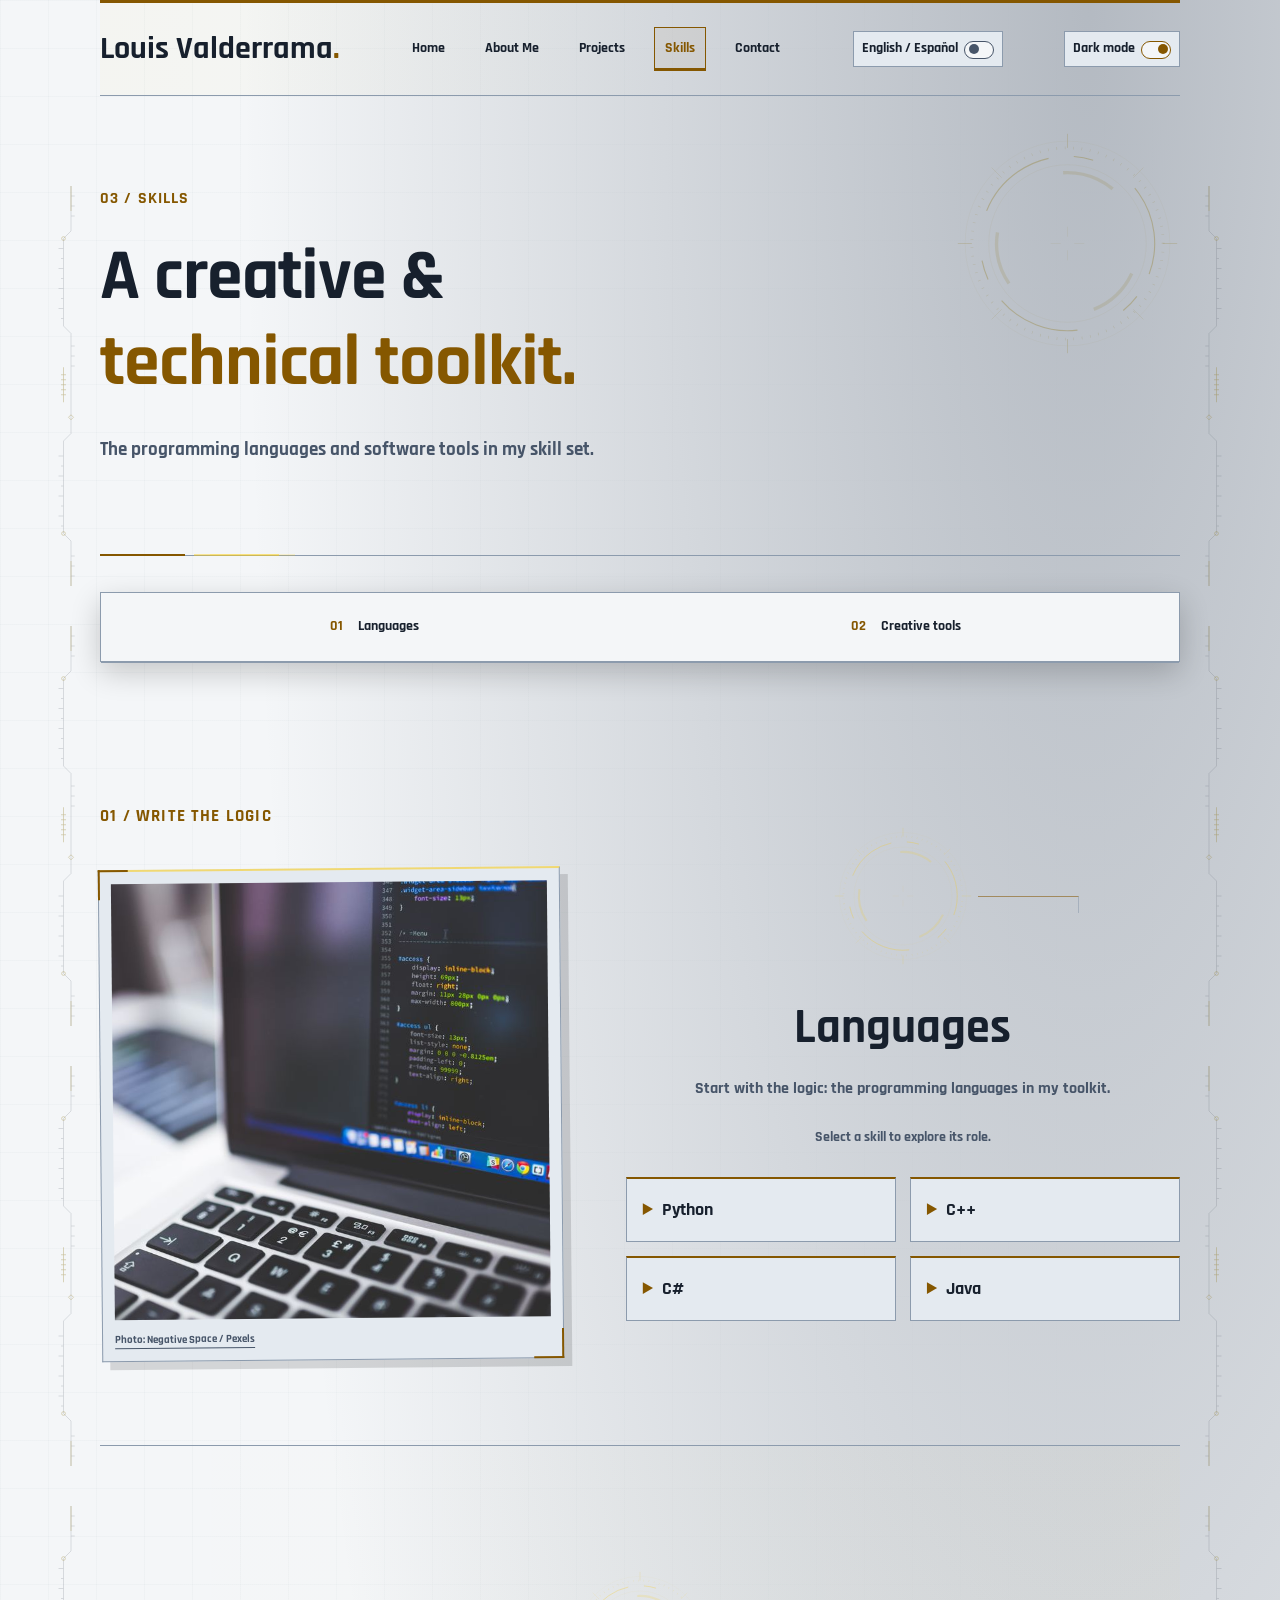
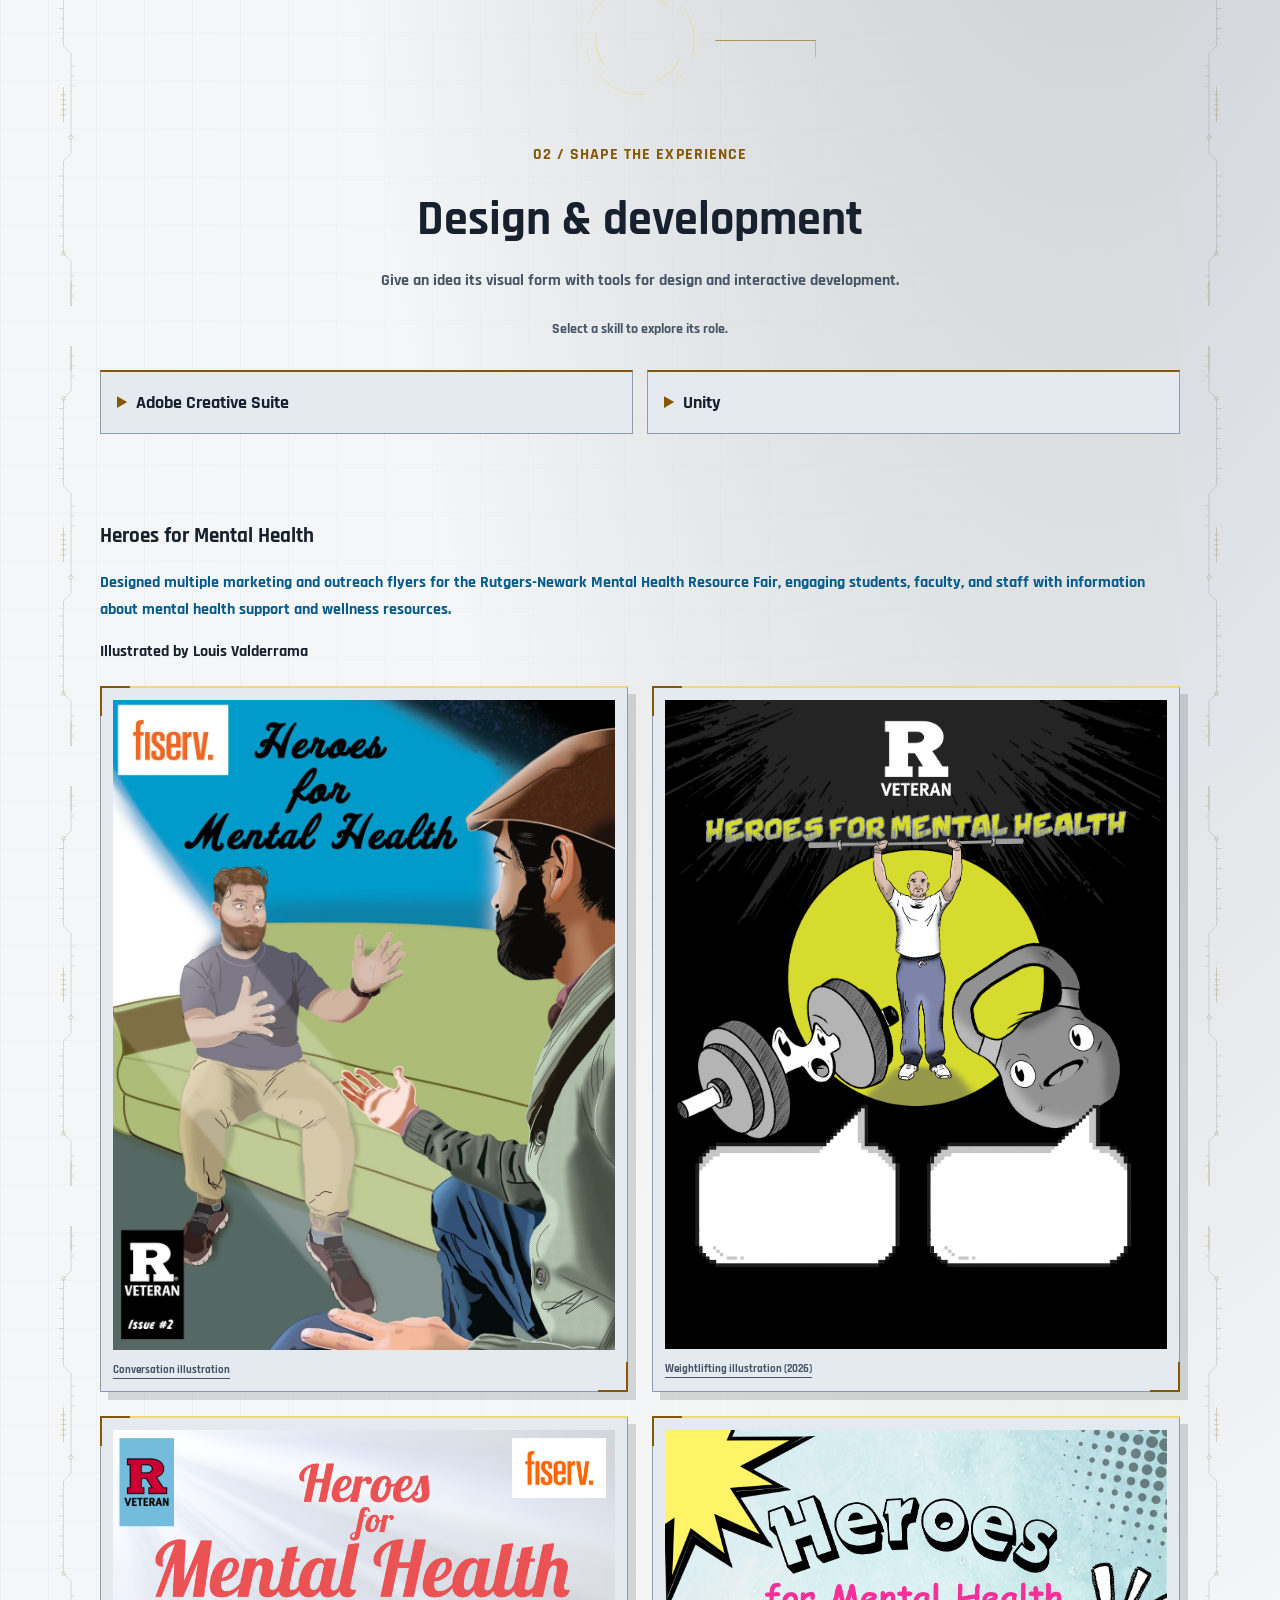
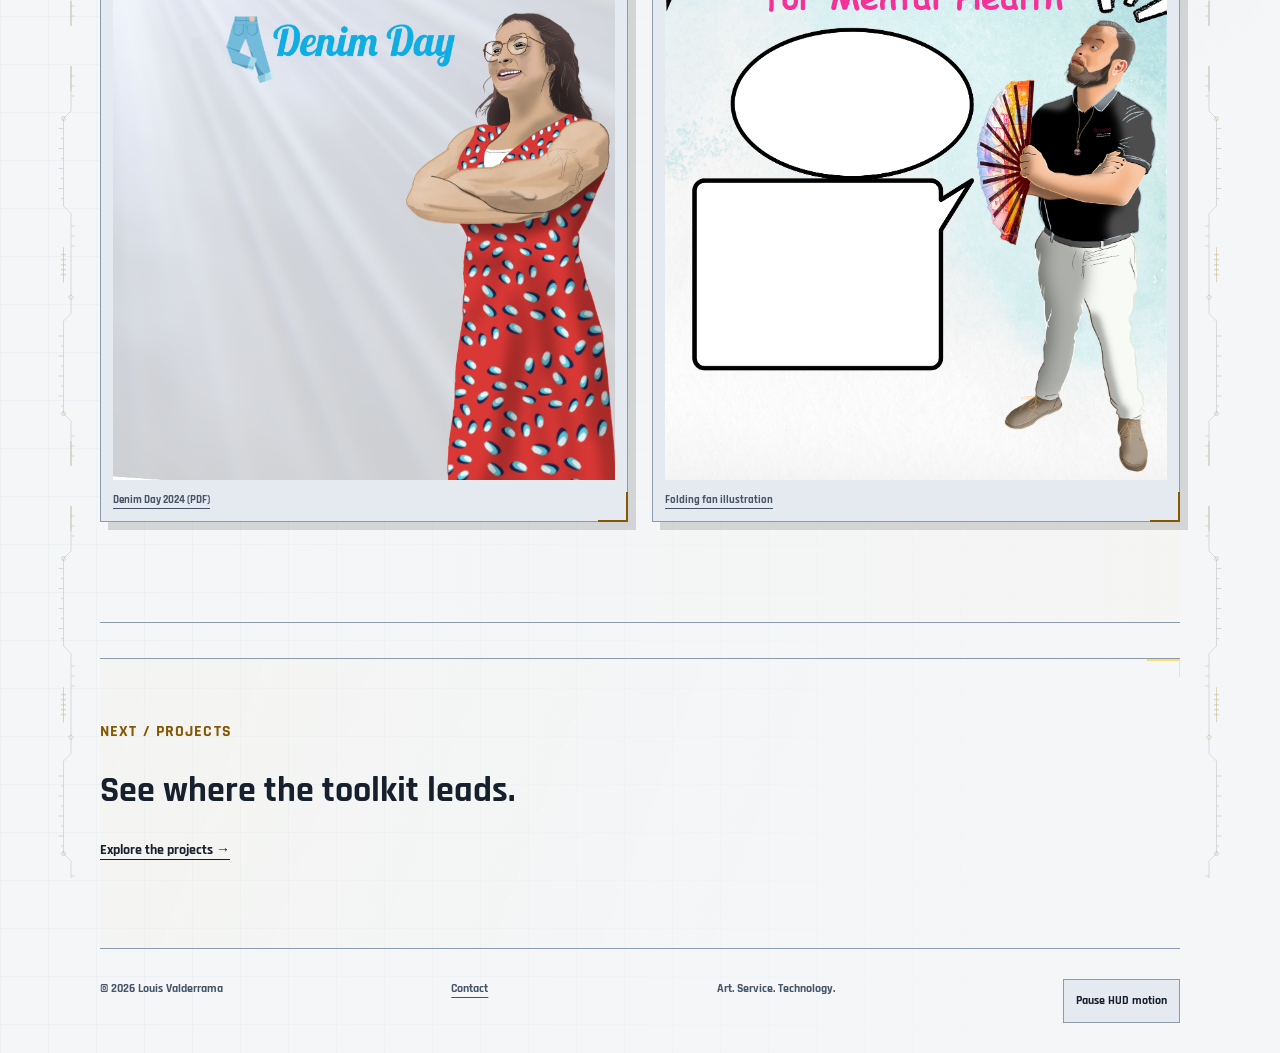
<file: skills.html>
<!DOCTYPE html>
<html lang="en" data-theme="light">
  <head>
    <meta charset="UTF-8">
    <meta name="viewport" content="width=device-width, initial-scale=1.0">
    <meta name="description" content="Skills — Louis Valderrama’s personal portfolio.">
    <title>Skills | Louis Valderrama</title>
    <script>
      // Establish the enhanced header layout and palette before rendering.
      document.documentElement.dataset.js = '';
      try {
        const savedTheme = localStorage.getItem('portfolio-theme');
        document.documentElement.dataset.theme = savedTheme === 'dark' ? 'dark' : 'light';
      } catch {
        document.documentElement.dataset.theme = 'light';
      }
    </script>
    <script src="js/theme.js?v=theme-action-1" defer></script>
    <link rel="preload" href="fonts/Rajdhani-Bold.woff2" as="font" type="font/woff2" crossorigin>
    <link rel="stylesheet" href="css/style.css?v=stable-header-1&amp;theme=action-1&amp;artwork=4">
  </head>
  <body>
    <a class="skip-link" href="#main">Skip to content</a>
    <header class="site-header">
      <a class="brand" href="index.html" aria-label="Louis Valderrama home">Louis Valderrama<span>.</span>
      </a>
      <button class="menu-toggle" type="button" aria-expanded="false" aria-controls="main-navigation" hidden><span class="menu-icon" aria-hidden="true"></span><span>Menu</span></button>
      <nav id="main-navigation" aria-label="Main navigation">
        <a href="index.html">Home</a>
        <a href="about.html">About Me</a>
        <a href="projects.html">Projects</a>
        <a href="skills.html" aria-current="page">Skills</a>
        <a href="contact.html">Contact</a>
      </nav>
      <button class="language-toggle" type="button" role="switch" aria-checked="false" aria-label="Spanish language" hidden><span lang="en">English</span> / <span lang="es">Español</span></button>
      <button class="theme-toggle" type="button" hidden>Light mode</button>
    </header>
    <main id="main" class="skills-page">
      <section class="page-heading">
        <p class="eyebrow">03 / Skills</p>
        <h1>A creative &amp;<br>
          <span>technical toolkit.</span>
        </h1>
        <p class="lead">The programming languages and software tools in my skill set.</p>
      </section>
      <nav class="chapter-nav" aria-label="Skill chapters">
        <a href="#skill-chapter-1"><span>01</span> Languages</a>
        <a href="#skill-chapter-2"><span>02</span> Creative tools</a>
        <div class="chapter-progress" aria-hidden="true"><span></span></div>
      </nav>
      <section class="section skill-list" aria-label="Technical skills">
        <article id="skill-chapter-1">
          <div class="skill-visual">
            <p class="eyebrow">01 / Write the logic</p>
            <figure class="hud-picture" data-reveal>
              <img src="images/skills-programming-photo.jpg" alt="Laptop screen showing code above a silver keyboard." width="1000" height="667" decoding="async">
              <figcaption><a href="https://www.pexels.com/de-de/foto/bildschirm-computer-daten-display-160107/">Photo: Negative Space / Pexels</a></figcaption>
            </figure>
          </div>
          <div class="skill-copy">
            <div class="chapter-instrument" aria-hidden="true"></div>
            <h2 data-reveal>Languages</h2>
            <p class="skill-context" data-reveal>Start with the logic: the programming languages in my toolkit.</p>
            <p class="skill-hint">Select a skill to explore its role.</p>
            <ul class="skill-explorer">
              <li><details><summary>Python</summary><p>Connect an API to a database: my News Aggregator uses requests and SQLite to retrieve and store articles.</p><a href="projects.html#chapter-3"><span>See News Aggregator</span> &rarr;</a></details></li>
              <li><details><summary>C++</summary><p>Control flow, arrays, and algorithms. Explore insertion, selection, and bubble sort in my sorting project.</p><a href="projects.html#chapter-2"><span>See Sorting Algorithms</span> &rarr;</a></details></li>
              <li><details><summary>C#</summary><p>The scripting language behind the PlayerController shown in Alien Escape.</p><a href="projects.html#chapter-1"><span>See Alien Escape</span> &rarr;</a></details></li>
              <li><details><summary>Java</summary><p>A general-purpose language for building applications with classes and objects.</p></details></li>
            </ul>
          </div>
        </article>
        <article id="skill-chapter-2" class="design-chapter">
          <div class="skill-copy">
            <div class="chapter-instrument" aria-hidden="true"></div>
            <p class="eyebrow">02 / Shape the experience</p>
            <h2 data-reveal>Design &amp; development</h2>
            <p class="skill-context" data-reveal>Give an idea its visual form with tools for design and interactive development.</p>
            <p class="skill-hint">Select a skill to explore its role.</p>
            <ul class="skill-explorer">
              <li><details><summary>Adobe Creative Suite</summary><p>Creative tools for working with images, illustration, and visual design.</p></details></li>
              <li><details><summary>Unity</summary><p>A game engine for building scenes and interactive experiences. See the forest scene in Alien Escape.</p><a href="projects.html#chapter-1"><span>See Alien Escape</span> &rarr;</a></details></li>
            </ul>
          </div>
          <section aria-labelledby="artwork-heading">
            <h3 id="artwork-heading">Heroes for Mental Health</h3>
            <p class="design-description">Designed multiple marketing and outreach flyers for the Rutgers-Newark Mental Health Resource Fair, engaging students, faculty, and staff with information about mental health support and wellness resources.</p>
            <p>Illustrated by Louis Valderrama</p>
            <div class="design-gallery">
              <figure class="hud-picture design-artwork">
                <a class="artwork-preview" href="images/heroes-for-mental-health.png">
                  <img src="images/heroes-for-mental-health.webp" alt="Two men talking on a couch beneath the Fiserv and Rutgers Veteran logos." width="2550" height="3300" loading="lazy" decoding="async">
                </a>
                <figcaption><a href="images/heroes-for-mental-health.png">Conversation illustration</a></figcaption>
              </figure>
              <figure class="hud-picture design-artwork">
                <a class="artwork-preview" href="images/heroes-for-mental-health-2026.png">
                  <img src="images/heroes-for-mental-health-2026.png" alt="Black-and-yellow Rutgers Veteran poster with a weightlifter, a cartoon dumbbell, and a cartoon kettlebell." width="2550" height="3300" loading="lazy" decoding="async">
                </a>
                <figcaption><a href="images/heroes-for-mental-health-2026.png">Weightlifting illustration (2026)</a></figcaption>
              </figure>
              <figure class="hud-picture design-artwork">
                <a class="artwork-preview" href="images/heroes-for-mental-health-2024.png">
                  <img src="images/heroes-for-mental-health-2024.png" alt="Denim Day poster with red lettering and an illustrated woman in glasses and a patterned dress." width="850" height="1100" loading="lazy" decoding="async">
                </a>
                <figcaption><a href="images/heroes-for-mental-health-2024.pdf">Denim Day 2024 (PDF)</a></figcaption>
              </figure>
              <figure class="hud-picture design-artwork">
                <a class="artwork-preview" href="images/heroes-for-mental-health-portrait.png">
                  <img src="images/heroes-for-mental-health-portrait.png" alt="Comic-style illustration of a man holding a colorful folding fan beside two speech bubbles." width="1545" height="1999" loading="lazy" decoding="async">
                </a>
                <figcaption><a href="images/heroes-for-mental-health-portrait.png">Folding fan illustration</a></figcaption>
              </figure>
            </div>
            <dialog class="artwork-viewer" aria-labelledby="artwork-heading">
              <form method="dialog"><button type="submit" autofocus>Close</button></form>
              <figure>
                <img alt="">
                <figcaption aria-live="polite"></figcaption>
              </figure>
              <div class="artwork-controls">
                <button type="button" data-artwork-step="-1">Previous image</button>
                <button type="button" data-artwork-step="1">Next image</button>
              </div>
            </dialog>
          </section>
        </article>
      </section>
      <section class="story-next" aria-labelledby="continue-heading">
        <p class="eyebrow">Next / Projects</p>
        <h2 id="continue-heading">See where the toolkit leads.</h2>
        <a class="text-link" href="projects.html">Explore the projects &rarr;</a>
      </section>
    </main>
    <footer>
      <p>&copy; 2026 Louis Valderrama</p>
      <a href="contact.html">Contact</a>
      <span>Art. Service. Technology.</span>
      <button class="motion-toggle" type="button" aria-pressed="false" hidden>Pause HUD motion</button>
    </footer>
    <script src="js/language.js?v=theme-action-1&amp;artwork=2" defer></script>
    <script src="js/navigation.js?v=stable-header-1" defer onerror="document.documentElement.removeAttribute('data-js')"></script>
    <script src="js/hud-motion.js" defer></script>
    <script src="js/projects-story.js" defer></script>
    <script src="js/artwork-viewer.js" defer></script>
  </body>
</html>
</file>
<file: css/style.css>
@font-face {
  font-family: "Rajdhani";
  src: url("../fonts/Rajdhani-Bold.woff2") format("woff2");
  font-style: normal;
  font-weight: 700;
  font-display: swap;
}
:root { --paper: #151d28; --ink: #e5e7eb; --accent: #facc15; --line: #334155; --muted: #94a3b8; --panel: #1e2936; }
* { box-sizing: border-box; }
html { color-scheme: dark; }
body { margin: 0; background: var(--paper); color: var(--ink); font-family: "Rajdhani", Arial, Helvetica, sans-serif; font-weight: 700; line-height: 1.65; }
::selection { background: var(--accent); color: var(--paper); }
a { transition: color 160ms ease, background-color 160ms ease, border-color 160ms ease; }
main > *, .hero > * { min-width: 0; }
a { color: inherit; text-underline-offset: 5px; }
a:hover { color: var(--accent); }
a:focus-visible { outline: 3px solid var(--accent); outline-offset: 5px; }
.site-header, main, footer { margin-inline: auto; }
.site-header { display: flex; align-items: center; justify-content: space-between; gap: 24px; padding: 28px 0; border-bottom: 1px solid var(--line); }
.site-header { border-top: 3px solid var(--accent); }
.brand { font-family: "Rajdhani", Arial, Helvetica, sans-serif; font-size: clamp(26px, 2.5vw, 34px); font-weight: 700; text-decoration: none; letter-spacing: 0; line-height: 1.2; }
.brand span, h1 span { color: var(--accent); }
nav { display: flex; flex-wrap: wrap; }
nav a {
  font-size: 14px;
  text-decoration: none;
  padding: 7px 10px;
  border: 1px solid transparent;
}
nav a:hover, nav a:focus-visible {
  color: var(--accent);
  background-color: #facc150d;
  border-color: #facc154d;
  text-shadow: 0 0 12px #facc1570;
}
nav a[aria-current="page"] {
  color: var(--accent);
  background-color: #facc1514;
  border-color: #facc1570;
  box-shadow: inset 0 -2px var(--accent), 0 0 16px #facc1526;
  text-shadow: 0 0 10px #facc1580;
}
nav a { min-height: 44px; display: inline-flex; align-items: center; }
nav a[aria-current] { font-weight: 700; }
.skip-link { position: absolute; top: -100px; left: 12px; padding: 12px; background: var(--panel); z-index: 2; }
.skip-link:focus { top: 10px; }
h1, h2, h3, p { margin-top: 0; }
h1, h2, h3 { font-family: "Rajdhani", Arial, Helvetica, sans-serif; font-weight: 700; }
h1 { font-size: clamp(36px, 5.6vw, 72px); line-height: 1.2; letter-spacing: -.015em; margin-bottom: 28px; }
h2 { font-size: clamp(25px, 3vw, 36px); line-height: 1.25; letter-spacing: 0; }
h3 { font-size: 21px; line-height: 1.3; }
.eyebrow { color: var(--accent); font-size: 16px; font-weight: 700; letter-spacing: .07em; text-transform: uppercase; margin-bottom: 22px; }
.eyebrow, .muted, .note, dt, footer {
  font-family: "Rajdhani", Arial, Helvetica, sans-serif;
}
.lead { font-size: 19px; color: var(--muted); max-width: 650px; }
.hero { display: grid; grid-template-columns: 1.4fr 1fr; align-items: center; padding: 82px 0; }
.button { display: inline-flex; gap: 32px; padding: 14px 22px; background: var(--accent); color: var(--paper); text-decoration: none; font-size: 14px; }
.button:hover { background: var(--panel); color: var(--ink); }
.button { border: 1px solid var(--accent); font-weight: 700; }
.text-link { font-size: 14px; font-weight: 700; }
.profile-panel { color: var(--ink); border-radius: 2px; }
.profile-panel {
  position: relative;
  border-top: 2px solid var(--accent);
  background-image: linear-gradient(135deg, #facc1509, transparent 65%);
}
.profile-panel::after {
  content: "";
  position: absolute;
  right: 14px;
  bottom: 14px;
  width: 20px;
  height: 20px;
  border-right: 2px solid var(--accent);
  border-bottom: 2px solid var(--accent);
  pointer-events: none;
}
.profile-panel .eyebrow { color: var(--accent); }
.profile-panel p:not(.eyebrow) { color: var(--muted); }
.profile-panel a { color: var(--ink); font-size: 14px; }
.monogram { font-size: clamp(85px, 12vw, 160px); line-height: 1.3; font-weight: 700; letter-spacing: -.08em; padding: 20px 0 35px; }
.monogram span { color: var(--accent); }
.monogram { text-shadow: 0 0 40px #facc1512; border-bottom: 1px solid var(--line); margin-bottom: 25px; }
.section { padding: 52px 0; }
.section-heading { display: flex; align-items: baseline; justify-content: space-between; gap: 20px; }
.muted, .note { color: var(--muted); font-size: 14px; }
.page-heading { padding: 75px 0 35px; border-bottom: 1px solid var(--line); }
.page-heading { position: relative; }
.page-heading::after { content: ""; position: absolute; bottom: -1px; left: 0; height: 2px; background: var(--accent); }
.split { display: grid; grid-template-columns: 1fr 1.4fr; border-bottom: 1px solid var(--line); }
.split p { max-width: 650px; }
.education { margin: 0; }
.education-layout { display: grid; grid-template-columns: minmax(0, 1.4fr) minmax(0, 1fr); gap: 40px; align-items: center; }
.education-layout > * { min-width: 0; }
.education-layout .graduation-photo { margin: 0; }
@media (max-width: 850px) {
  .education-layout { grid-template-columns: minmax(0, 1fr); gap: 28px; }
}
/* Editor-inspired syntax colors distinguish labels, disciplines, and schools. */
.education dt { color: #c586c0; }
.education dd { color: #9cdcfe; }
.education dd span { color: #ce9178; }
html[data-theme="light"] .education dt { color: #7a3e91; }
html[data-theme="light"] .education dd { color: #005a8c; }
html[data-theme="light"] .education dd span { color: #8d421c; }
.education > div { display: grid; grid-template-columns: 1fr 2fr; gap: 25px; border-bottom: 1px solid var(--line); }
dt { color: var(--muted); }
dd { margin: 0; font-size: 19px; }
dd span { display: block; color: var(--muted); font-size: 14px; }
dd span:not(:last-child) { margin-bottom: 18px; }
.tags { display: flex; flex-wrap: wrap; list-style: none; padding: 0; }
.tags li { border-radius: 2px; }
.skill-list article { display: grid; border-bottom: 1px solid var(--line); }
.note { margin-top: 25px; }
.email { display: inline-block; font-size: clamp(23px, 4.5vw, 55px); letter-spacing: -.04em; font-weight: 700; margin-bottom: 20px; overflow-wrap: anywhere; }
.contact-panel > p:not(.eyebrow) { color: var(--muted); }
.contact-form { max-width: 650px; margin-block: 32px; }
.contact-form[hidden], .contact-form [hidden] { display: none; }
.form-field { margin-bottom: 24px; }
.form-field label { display: block; margin-bottom: 8px; }
.form-field input, .form-field textarea {
  display: block;
  width: 100%;
  min-width: 0;
  padding: 12px;
  border: 1px solid var(--line);
  border-radius: 0;
  background: var(--panel);
  color: var(--ink);
  font: 16px/1.5 Arial, Helvetica, sans-serif;
}
.form-field textarea { resize: vertical; }
.form-field [aria-invalid="true"] { border: 2px solid var(--accent); }
.field-error { color: var(--accent); margin-block: 8px 0; }
.form-field .muted { margin-block: 8px 0; }
.contact-form button { font: inherit; cursor: pointer; min-height: 44px; }
.form-field input:focus-visible, .form-field textarea:focus-visible,
.contact-form button:focus-visible { outline: 3px solid var(--accent); outline-offset: 4px; }
#contact-status { margin-block: 20px 12px; }
footer { border-top: 1px solid var(--line); padding: 26px 0; display: flex; justify-content: space-between; gap: 20px; color: var(--muted); font-size: 12px; }
footer p { margin: 0; }
@media (max-width: 850px) {
  .site-header { flex-direction: column; align-items: flex-start; gap: 15px; }
  .hero { gap: 35px; padding: 50px 0; }
}
@media (max-width: 580px) {
  .contact-panel { padding: 25px 18px; }
  nav { gap: 18px; }
  nav a { font-size: 13px; }
  .hero, .split, .education > div, .skill-list article { grid-template-columns: 1fr; }
  .hero { gap: 35px; }
  .profile-panel { padding: 28px; }
  .monogram { font-size: 95px; padding: 0 0 15px; }
   .split { gap: 15px; }
  .section { padding: 35px 0; }
  .page-heading { padding-top: 45px; }
  .section-heading { display: block; }
  .education > div, .skill-list article { gap: 10px; }
  footer { flex-wrap: wrap; }
  footer span { width: 100%; }
}
/* HUD details frame the content without adding simulated system activity. */
nav { counter-reset: navigation; gap: 18px; }
nav a { gap: 7px; }
nav a::before {
  counter-increment: navigation;
  content: "0" counter(navigation);
  color: var(--muted);
  font: 700 10px "Rajdhani", Arial, Helvetica, sans-serif;
}
nav a[aria-current]::before { color: var(--accent); }
.brand::before { content: "["; color: var(--accent); margin-right: 10px; font-weight: 700; }
.profile-panel, .contact-panel { position: relative; }
 .contact-panel {
  background-image: linear-gradient(135deg, #facc1506, transparent 45%);
}
 .contact-panel::after {
  position: absolute;
  border-top: 1px solid var(--accent);
  border-right: 1px solid var(--accent);
  pointer-events: none;
}
.profile-panel .monogram {
  display: flex;
  align-items: center;
  justify-content: center;
  width: 100%;
  aspect-ratio: 1;
  padding: 0;
  border: 0;
  font-size: clamp(64px, 8vw, 100px);
}
.profile-panel { background-color: var(--panel); }
.page-heading { padding-right: 240px; isolation: isolate; }
.page-heading::before {
  content: "";
  position: absolute;
  z-index: -1;
  right: 0;
  top: 35px;
  width: 225px;
  height: 225px;
  background: url("../images/hud-ring.svg") center / contain no-repeat;
  pointer-events: none;
}
.section-heading { border-bottom: 1px solid var(--line); padding-bottom: 15px; }
.section-heading h2 { margin-bottom: 0; }
.education > div, .skill-list article { border-left: 2px solid var(--line); padding-left: 22px; }
.education > div:hover, .skill-list article:hover { border-left-color: var(--accent); }
.tags li { border-left: 2px solid #facc1566; }
.button { border-radius: 0; box-shadow: 4px 4px 0 #facc1520; }
.linkedin-button {
  background: #132638;
  color: #a9d3ff;
  border-color: #70b5f9;
  box-shadow: 4px 4px 0 #70b5f933;
}
.linkedin-button:hover { background: #203d55; color: #e3f1ff; }
html[data-theme="light"] .linkedin-button {
  background: #0a66c2;
  color: #fff;
  border-color: #0a66c2;
  box-shadow: 4px 4px 0 #0a66c233;
}
html[data-theme="light"] .linkedin-button:hover { background: #084d94; }
@media (max-width: 1050px) {
  .site-header { flex-direction: column; align-items: flex-start; gap: 15px; }
}
@media (max-width: 850px) {
  .hero { grid-template-columns: 1.2fr 1fr; }
  .profile-panel { padding: 22px; }
  .page-heading { padding-right: 150px; }
  .page-heading::before { width: 140px; height: 140px; top: 60px; opacity: .4; }
}
@media (max-width: 580px) {
  nav { gap: 7px 16px; }
  nav a { gap: 5px; }
  .hero { grid-template-columns: 1fr; }
  .profile-panel .monogram { max-width: 280px; margin-inline: auto; font-size: 80px; }
  .page-heading { padding-right: 0; min-height: 0; }
  .page-heading::before { display: none; }
}
/* Editor-inspired project entries with room for screenshots and source links. */
.workspace-heading { display: flex; justify-content: space-between; align-items: end; flex-wrap: wrap; gap: 16px; margin-bottom: 28px; }
.workspace-heading .eyebrow { margin-bottom: 10px; }
.workspace-heading h2 { margin-bottom: 0; }
 .project-visual > p { font-family: "Rajdhani", Arial, Helvetica, sans-serif; }
.code-projects { display: grid; }
.code-project { min-width: 0; }
.code-project-body { display: grid; grid-template-columns: 1.2fr 1fr; }
.project-brief { min-width: 0; }
.project-brief .eyebrow { margin-bottom: 12px; }
.project-brief h3 { font-size: clamp(23px, 3vw, 30px); }
.project-brief h3 > span { color: var(--accent); margin-left: 4px; }
.project-brief > p:not(.eyebrow) { color: var(--muted); font-size: 14px; }
.code-key { color: var(--accent); }
.project-visual { min-width: 0; display: flex; flex-direction: column; border-left: 1px solid var(--line); }
.project-visual > p { color: var(--muted); margin: 16px 0 0; font-size: 11px; }
@media (max-width: 760px) {
  .code-project-body { grid-template-columns: 1fr; }
  .project-visual { border-left: 0; border-top: 1px solid var(--line); }
}
@media (max-width: 400px) {
  .project-brief, .project-visual { padding: 18px; }
}
/* Center each skill group within its content column. */
.skill-list article {
  align-items: center;
}
.skill-list article > div {
  min-width: 0;
  text-align: center;
}
.skill-list article > div .tags {
  justify-content: center;
  margin-bottom: 0;
}
/* Translucent category plaques keep skill labels prominent and easy to read. */
.skill-list article > .eyebrow {
  position: relative;
  align-self: center;
  display: block;
  margin: 0;
  color: var(--accent);
  line-height: 1.6;
  letter-spacing: .045em;
  text-transform: none;
  overflow-wrap: anywhere;
  border-left: 3px solid var(--accent);
}
.skill-list article > .eyebrow::after {
  position: absolute;
  right: 7px;
  bottom: 7px;
  width: 10px;
  height: 10px;
  border-right: 1px solid var(--accent);
  border-bottom: 1px solid var(--accent);
  pointer-events: none;
}
@media (max-width: 850px) {
  .skill-list article > .eyebrow { padding: 18px 16px; }
}
@media (max-width: 580px) {
  .skill-list article > .eyebrow { margin-bottom: 16px; }
}
@media (prefers-reduced-motion: reduce) {
  a { transition: none; }
}
/* A quieter reading rhythm: one chapter at a time, with HUD detail at the opening. */
body {
  /* A page-color layer fades the faint grid away toward the right. */
  background-image: radial-gradient(ellipse at 85% 0%, #33415555, transparent 55%),
    linear-gradient(90deg, transparent 10%, var(--paper) 92%),
    linear-gradient(#94a3b80f 1px, transparent 1px),
    linear-gradient(90deg, #94a3b80f 1px, transparent 1px);
  background-size: auto, auto, 48px 48px, 48px 48px;
}
.site-header, main, footer { width: min(1080px, 88%); }
.site-header { padding-block: 24px; }
nav a::before, .brand::before { content: none; }
.hero { min-height: 72vh; padding-block: 90px; gap: 64px; }
.hero .text-link { display: inline-block; margin-top: 20px; }
.profile-panel {
  border: 0;
  background: none;
  box-shadow: none;
  padding: 0;
}
.profile-panel p:not(.eyebrow) { max-width: none; text-align: center; font-size: 18px; }
.profile-panel::after,
.contact-panel::after, .section-heading::before { content: none; }
.section { padding-block: 90px; }
.story-chapter { max-width: 780px; border-top: 1px solid var(--line); }
.story-chapter h2 { max-width: 650px; font-size: clamp(30px, 4vw, 46px); }
.story-chapter .lead { margin-bottom: 28px; }
.perspective-chapter { display: grid; grid-template-columns: minmax(0, 1fr) minmax(0, 1fr); max-width: none; gap: 56px; align-items: center; }
.perspective-chapter .portrait-frame { width: 100%; max-width: none; margin: 0; box-shadow: 8px 8px 0 #0002, 0 0 28px #facc1509; }
.perspective-chapter .portrait-frame img { aspect-ratio: 3 / 2; object-fit: contain; }
.portrait-mark { display: flex; justify-content: space-between; gap: 16px; padding: 2px 4px 12px; color: var(--accent); font: 12px/1.5 Consolas, "Courier New", monospace; letter-spacing: .08em; }
.portrait-frame figcaption { border-top: 1px solid var(--line); margin-top: 12px; }

.service-chapter .portrait-frame { max-width: 380px; justify-self: center; }
/* The portrait asset contains the crop; keep it in normal flow on all screens. */
.service-chapter .portrait-frame img {
  width: 100%;
  height: auto;
  aspect-ratio: 4 / 5;
  object-fit: cover;
}
@media (max-width: 850px) {
  .perspective-chapter { grid-template-columns: minmax(0, 1fr); gap: 36px; }
  .perspective-chapter .portrait-frame { max-width: 560px; }
}
.page-heading { padding-block: 90px 70px; min-height: 0; }
.section-heading { border: 0; padding: 0; margin-bottom: 36px; }
.split { gap: 70px; }
.education > div { border-left: 0; padding: 28px 0; }
.skill-list { padding-block: 20px 0; }
.skill-list article { padding: 70px 0; border-left: 0; }
.skill-list article > .eyebrow {
  padding: 0;
  background: none;
  border: 0;
  box-shadow: none;
  backdrop-filter: none;
  font-size: 16px;
  text-align: left;
}
.skill-list article > .eyebrow::after { content: none; }
.skill-list h2 { margin-bottom: 18px; }
.skill-context { color: var(--muted); margin-bottom: 24px; }
.tags { gap: 10px 22px; }
.tags li { border: 0; border-bottom: 1px solid var(--line); background: none; padding: 8px 0; }
.code-projects { gap: 0; }
.code-project { background: none; box-shadow: none; border: 0; border-bottom: 1px solid var(--line); padding-block: 55px; }
.code-project-body { gap: 48px; align-items: center; }
.project-brief { padding: 0; }
.project-visual { border: 0; padding: 0; background: none; gap: 24px; }
.contact-panel { margin-block: 70px 90px; padding: 0 0 0 28px; border: 0; border-left: 2px solid var(--accent); background: none; box-shadow: none; }
.story-next { border-top: 1px solid var(--line); padding-block: 60px 85px; margin-top: 35px; }
.story-next h2 { max-width: 650px; margin-bottom: 24px; }
footer { padding-block: 30px; }
@media (max-width: 850px) {
  .hero { gap: 32px; }
  .split { gap: 30px; }
}
@media (max-width: 580px) {
  .hero { min-height: 0; padding-block: 64px; }
  .hero .profile-panel { display: none; }
  .section { padding-block: 58px; }
  .page-heading { padding-block: 60px 42px; }
  .skill-list { padding-block: 0; }
  .skill-list article { padding-block: 44px; gap: 24px; }
  .skill-list article > .eyebrow { margin-bottom: 0; text-align: center; }
  .code-project { padding-block: 40px; }
  .code-project-body { gap: 24px; }
  .project-brief, .project-visual { padding: 0; }
  .contact-panel { margin-block: 50px; padding-left: 18px; }
  .story-next { padding-block: 44px 60px; }
  footer { flex-direction: column; gap: 12px; }
}
/* Projects unfold as three chapters; source previews work without JavaScript. */
.chapter-nav {
  position: sticky;
  top: 12px;
  z-index: 3;
  display: flex;
  gap: 8px;
  padding: 12px;
  margin: 36px 0 20px;
  border: 1px solid var(--line);
  background: var(--paper);
  box-shadow: 0 10px 30px #0003;
}
.chapter-nav a { flex: 1; justify-content: center; text-align: center; }
.chapter-nav a span { color: var(--accent); margin-right: 8px; }
.chapter-progress { position: absolute; inset: auto 0 -2px; height: 2px; background: var(--line); }
.chapter-progress span { display: block; height: 100%; background: var(--accent); transform: scaleX(var(--reading-progress, 0)); transform-origin: left; }
.projects-page .code-project { padding-block: 100px; scroll-margin-top: 115px; }
.projects-page .code-project-body { grid-template-columns: minmax(0, .9fr) minmax(0, 1.2fr); align-items: start; gap: 60px; }
.projects-page .project-brief { position: sticky; top: 125px; padding: 24px 0; isolation: isolate; }
.projects-page .project-brief h3 { font-size: clamp(36px, 4.5vw, 60px); line-height: 1.1; margin-bottom: 28px; }
.projects-page .project-brief > p:not(.eyebrow) { font-size: 17px; }
.projects-page .project-brief .chapter-hook { color: var(--ink); font-size: 24px; max-width: 320px; line-height: 1.3; margin-bottom: 36px; }
.chapter-instrument { position: relative; width: 140px; height: 140px; margin-bottom: 32px; opacity: .55; background: url("../images/hud-ring.svg") center / contain no-repeat; }
.chapter-instrument::after { content: ""; position: absolute; left: 145px; top: 50%; width: min(10vw, 100px); height: 16px; border-top: 1px solid var(--accent); border-right: 1px solid var(--line); pointer-events: none; }
.project-flow { counter-reset: sequence; list-style: none; padding: 0; margin: 32px 0 0; border-left: 1px solid var(--line); }
.project-flow li { padding: 12px 16px; font: 14px/1.5 Consolas, "Courier New", monospace; color: var(--muted); }
.project-flow li::before { counter-increment: sequence; content: "0" counter(sequence) " / "; color: var(--accent); }
.projects-page .project-visual { gap: 56px; padding-block: 24px; }
@media (prefers-reduced-motion: no-preference) {
  .projects-page.story-motion [data-reveal] { opacity: .45; transform: translateY(24px); transition: opacity 650ms ease, transform 650ms ease; }
  .projects-page.story-motion [data-reveal].is-revealed { opacity: 1; transform: none; }
}
@media (max-width: 850px) {
  .projects-page .code-project-body { grid-template-columns: minmax(0, 1fr); gap: 24px; }
  .projects-page .project-brief { position: relative; top: auto; }
  .projects-page .project-brief .chapter-hook { max-width: none; }
  .projects-page .code-project { padding-block: 60px; }
  .chapter-nav a { font-size: 13px; padding: 8px 4px; }
  .chapter-nav a span { margin-right: 3px; }
}
@media (max-height: 760px) {
  .projects-page .project-brief { position: relative; top: auto; }
}
@media (max-width: 580px) {
  .chapter-nav { top: 0; gap: 4px; padding: 6px; }
  .chapter-nav a { flex-direction: column; gap: 2px; }
  .projects-page .project-brief > p:not(.eyebrow) { font-size: 16px; }
  .chapter-instrument { width: 100px; height: 100px; }
  .chapter-instrument::after { left: 105px; width: 60px; }
}
.projects-page .interactive-project .code-project-body {
  grid-template-columns: minmax(0, 1fr);
  gap: clamp(20px, 4vw, 36px);
  text-align: center;
}
.projects-page .interactive-project .project-brief {
  position: static;
  padding: 0;
}
.projects-page .interactive-project .project-brief h3 { margin-bottom: 12px; }
.project-hud {
  display: grid;
  grid-template-columns: 1fr 48px 1fr;
  align-items: center;
  gap: 12px;
  width: min(100%, 260px);
  margin: 0 auto 12px;
}
.project-hud::before,
.project-hud::after {
  content: "";
  height: 1px;
  background: linear-gradient(90deg, transparent, var(--accent));
  opacity: .55;
}
.project-hud::after { transform: scaleX(-1); }
.project-hud span {
  aspect-ratio: 1;
  background: url("../images/hud-ring.svg") center / contain no-repeat;
}
.projects-page .interactive-project .project-visual {
  align-items: center;
  gap: clamp(28px, 5vw, 48px);
  padding: 0;
}
.game-player {
  width: 100%;
  max-width: 960px;
  min-width: 0;
  display: grid;
  justify-items: center;
  gap: 16px;
  padding: clamp(8px, 2vw, 20px);
  border: 1px solid var(--line);
  background: var(--panel);
}
.game-player p { margin: 0; color: var(--muted); }
.game-player.game-video { display: none; }
@media (max-width: 580px),
       (max-width: 850px) and (pointer: coarse),
       (max-height: 580px) and (pointer: coarse) {
  .game-player:not(.game-video) { display: none; }
  .game-player.game-video {
    display: grid;
    padding: 20px;
  }
}
.project-game {
  display: block;
  width: 100%;
  height: auto;
  aspect-ratio: 8 / 5;
  border: 1px solid var(--line);
  background: var(--paper);
}
.game-launch {
  display: grid;
  place-items: center;
  text-decoration: none;
}
.game-launch:is(:hover, :focus-visible) .button {
  background: var(--panel);
  color: var(--ink);
}
.project-demo {
  width: min(100%, 960px);
  min-width: 0;
  padding: clamp(14px, 3vw, 28px);
  border: 1px solid var(--line);
  background: var(--panel);
  text-align: left;
}
.project-demo h4 { margin: 0 0 16px; font-size: 1.35rem; }
.demo-fields,
.sorting-results {
  display: grid;
  grid-template-columns: minmax(0, 3fr) minmax(0, 2fr);
  gap: 16px;
}
.demo-fields .form-field { margin: 0; }
.demo-fields label,
.demo-fields p { margin: 0 0 6px; }
.demo-fields p { color: var(--muted); }
.demo-fields select {
  display: block;
  width: 100%;
  min-height: 50px;
  padding: 8px 12px;
  border: 1px solid var(--line);
  background: var(--panel);
  color: var(--ink);
  font: 16px/1.5 Arial, Helvetica, sans-serif;
}
.sorting-results { margin-top: 16px; }
.sorting-results[hidden] { display: none; }
.sorting-result {
  min-width: 0;
  padding: 12px;
  border: 1px solid var(--line);
  background: var(--paper);
}
.sorting-result output,
#sorting-current {
  display: block;
  margin-top: 6px;
  color: var(--ink);
  overflow-wrap: anywhere;
  font: 1rem/1.5 Consolas, "Courier New", monospace;
  user-select: all;
}
.sorting-pass { margin: 0; }
.sorting-actions { display: flex; flex-wrap: wrap; gap: 8px; margin-top: 12px; }
.sorting-actions button {
  min-height: 44px;
  padding: 6px 12px;
  border: 1px solid var(--line);
  background: var(--panel);
  color: var(--ink);
  font: inherit;
  cursor: pointer;
}
.sorting-actions button:disabled { opacity: .55; cursor: default; }
.sorting-actions button:enabled:hover { border-color: var(--accent); }
.sorting-actions button:focus-visible,
.demo-fields select:focus-visible { outline: 3px solid var(--accent); outline-offset: 2px; }
@media (max-width: 580px) {
  .demo-fields,
  .sorting-results { grid-template-columns: minmax(0, 1fr); }
}
.news-demo h4 { margin-bottom: 6px; }
.news-demo .demo-fields { margin-block: 16px; }
.demo-note { margin: 0; color: var(--muted); }
.news-results {
  margin: 8px 0 0;
  padding-inline-start: 2.25rem;
}
.news-results li {
  padding: 12px 0;
  border-top: 1px solid var(--line);
}
.news-results li::marker { color: var(--accent); }
.news-results time { color: var(--muted); font: .875rem Consolas, "Courier New", monospace; }
.news-results h5 { margin: 4px 0; font-size: 1.0625rem; }
.news-results p { margin: 0; }
.project-source {
  width: min(100%, 720px);
  min-width: 0;
  color-scheme: dark;
  border: 1px solid #435063;
  background: #171c24;
  color: #e5e7eb;
  text-align: left;
}
.project-source summary {
  display: block;
  cursor: pointer;
}
.project-source summary::-webkit-details-marker { display: none; }
.project-source summary:focus-visible,
.project-source-full:focus-visible { outline: 2px solid #facc15; outline-offset: -3px; }
.source-toolbar {
  display: flex;
  flex-wrap: wrap;
  align-items: center;
  justify-content: space-between;
  gap: 8px 16px;
  padding: 10px 16px;
  border-bottom: 1px solid #435063;
  background: #232b37;
}
.source-toolbar .source-filename {
  margin: 0;
  color: #c5e6ff;
  font: 700 .9rem/1.5 Consolas, "Courier New", monospace;
}
.source-action { color: #facc15; font-size: .875rem; }
.source-collapse,
.project-source[open] .source-expand,
.project-source[open] .project-source-preview { display: none; }
.project-source[open] .source-collapse { display: inline; }
.project-source-preview,
.project-source-full {
  padding: 16px;
  font: .875rem/1.65 Consolas, "Courier New", monospace;
  tab-size: 4;
}
.project-source-preview {
  display: block;
  white-space: pre-wrap;
  overflow-wrap: anywhere;
}
.project-source-full {
  max-height: min(60vh, 30rem);
  margin: 0;
  overflow: auto;
}
@media (max-width: 850px) {
  .project-source-full {
    white-space: pre-wrap;
    overflow-wrap: anywhere;
  }
}
.projects-page :is(.game-player, .project-demo, .project-source) {
  position: relative;
  box-shadow: 0 0 0 0 transparent;
}
.projects-page :is(.game-player, .project-demo, .project-source)::before,
.projects-page :is(.game-player, .project-demo, .project-source)::after {
  content: "";
  position: absolute;
  width: 16px;
  height: 16px;
  border: solid var(--accent);
  opacity: .55;
  pointer-events: none;
}
.projects-page :is(.game-player, .project-demo, .project-source)::before {
  inset: -1px auto auto -1px;
  border-width: 2px 0 0 2px;
}
.projects-page :is(.game-player, .project-demo, .project-source)::after {
  inset: auto -1px -1px auto;
  border-width: 0 2px 2px 0;
}
.projects-page :is(.game-player, .project-demo, .project-source):focus-within,
.projects-page .project-source[open] {
  border-color: var(--accent);
  box-shadow: 0 0 16px #facc152e;
}
.projects-page :is(.game-player, .project-demo, .project-source):focus-within::before,
.projects-page :is(.game-player, .project-demo, .project-source):focus-within::after,
.projects-page .project-source[open]::before,
.projects-page .project-source[open]::after {
  width: 28px;
  height: 24px;
  opacity: 1;
}
@media (hover: hover) {
  .projects-page :is(.game-player, .project-demo, .project-source):hover {
    border-color: var(--accent);
    box-shadow: 0 0 16px #facc152e;
  }
  .projects-page :is(.game-player, .project-demo, .project-source):hover::before,
  .projects-page :is(.game-player, .project-demo, .project-source):hover::after {
    width: 28px;
    height: 24px;
    opacity: 1;
  }
}
@media (prefers-reduced-motion: no-preference) {
  html:not([data-hud-paused]) .projects-page :is(.game-player, .project-demo, .project-source) {
    transition: border-color 220ms ease, box-shadow 220ms ease;
  }
  html:not([data-hud-paused]) .projects-page :is(.game-player, .project-demo, .project-source)::before,
  html:not([data-hud-paused]) .projects-page :is(.game-player, .project-demo, .project-source)::after {
    transition: width 220ms ease, height 220ms ease, opacity 220ms ease;
  }
  html:not([data-hud-paused]) .projects-page.story-motion .project-brief:has(h3.is-revealed) .project-hud span {
    animation: project-hud-reveal 520ms ease-out both;
  }
}
@keyframes project-hud-reveal {
  from { opacity: .35; transform: rotate(-48deg) scale(.85); }
}
.source-comment { color: #9bb98a; }
.source-string { color: #e8aa91; }
.source-keyword { color: #8ac5ff; }
.source-type { color: #79d9c0; }
.source-number { color: #c5daa0; }
.work-source {
  width: 100%;
  max-width: 560px;
  margin: 0;
  justify-self: center;
  align-self: center;
}
.work-source .project-source-preview { margin: 0; }
/* The homepage moves from background, to service, to the work itself. */
.home-page .story-chapter { padding-block: 100px; scroll-margin-top: 110px; align-items: start; }
.home-page .story-chapter > div:first-child { position: sticky; top: 115px; padding-block: 18px; }
.home-page .chapter-instrument { width: 100px; height: 100px; margin-block: 24px 32px; }
.home-page .chapter-instrument::after { left: 105px; width: 75px; }
.home-page .service-chapter > div:first-child { grid-column: 2; grid-row: 1; }
.home-page .service-chapter > figure { grid-column: 1; grid-row: 1; }
.home-page .portrait-frame { align-self: center; }
@media (prefers-reduced-motion: no-preference) {
  .home-page.story-motion [data-reveal] { opacity: .45; transform: translateY(28px); transition: opacity 700ms ease, transform 700ms ease; }
  .home-page.story-motion .is-revealed { opacity: 1; transform: none; }
  .home-page.story-motion .portrait-frame { transform: translateY(calc((var(--chapter-progress, .5) - .5) * -64px)) rotate(calc((var(--chapter-progress, .5) - .5) * 1.4deg)); }
  .home-page.story-motion .service-chapter .portrait-frame { transform: translateY(calc((var(--chapter-progress, .5) - .5) * 64px)) rotate(calc((var(--chapter-progress, .5) - .5) * -1.4deg)); }
  .home-page.story-motion .chapter-instrument { animation: hud-orbit 90s linear infinite; }
}
@media (max-width: 850px) {
  .home-page .story-chapter { padding-block: 60px; }
  .home-page .story-chapter > div:first-child { position: relative; top: auto; }
  .home-page .service-chapter > div:first-child, .home-page .service-chapter > figure { grid-column: auto; grid-row: auto; }
}
@media (max-height: 760px) { .home-page .story-chapter > div:first-child { position: relative; top: auto; } }
/* Interactive skill chapters share the project reading-progress behavior. */
.skills-page .skill-list article { padding-block: 100px; scroll-margin-top: 120px; align-items: start; gap: 64px; }
.skills-page .skill-copy { padding-block: 24px; }
.skills-page .skill-copy h2 { font-size: clamp(32px, 4vw, 48px); }
.skills-page .skill-copy .chapter-instrument { margin-inline: auto; }
.skills-page .skill-visual { position: sticky; top: 115px; }
.skill-hint { color: var(--muted); font-size: 14px; }
.skill-explorer { display: grid; grid-template-columns: repeat(2, minmax(0, 1fr)); gap: 14px; list-style: none; padding: 0; margin: 28px 0 0; text-align: left; }
.skill-explorer li { min-width: 0; }
.skill-explorer details { border: 1px solid var(--line); border-top: 2px solid var(--accent); background: var(--panel); }
.skill-explorer summary { padding: 16px; cursor: pointer; font-size: 18px; font-weight: 700; overflow-wrap: anywhere; }
.skill-explorer summary::marker { color: var(--accent); }
.skill-explorer summary:hover { color: var(--accent); }
.skill-explorer summary:focus-visible { outline: 3px solid var(--accent); outline-offset: 4px; }
.skill-explorer details[open] { border-color: var(--accent); box-shadow: 4px 4px 0 #facc1514; }
.skill-explorer details p { padding-inline: 16px; margin-bottom: 18px; color: var(--muted); font-size: 15px; }
.skill-explorer details a { display: inline-block; margin: 0 16px 18px; font-weight: 700; font-size: 14px; }
@media (prefers-reduced-motion: no-preference) {
  .skills-page.story-motion [data-reveal] { opacity: .45; transform: translateY(24px); transition: opacity 650ms ease, transform 650ms ease; }
  .skills-page.story-motion .is-revealed { opacity: 1; transform: none; }
  .skills-page.story-motion .skill-visual .hud-picture { transform: translateY(calc((var(--chapter-progress, .5) - .5) * -48px)) rotate(calc((var(--chapter-progress, .5) - .5) * 1.4deg)); }
  .skills-page.story-motion .chapter-instrument { animation: hud-orbit 90s linear infinite reverse; }
}
@media (max-width: 850px) {
  .skills-page .skill-list article { grid-template-columns: minmax(0, 1fr); padding-block: 60px; gap: 32px; }
  .skills-page .skill-visual { position: relative; top: auto; }
  .skills-page .hud-picture { max-width: 460px; margin-inline: auto; }
}
@media (max-height: 760px) { .skills-page .skill-visual { position: relative; top: auto; } }
@media (max-width: 580px) { .skill-explorer { grid-template-columns: minmax(0, 1fr); } }
/* HUD accents frame the story without interrupting the reading column. */
.profile-panel .monogram { position: relative; isolation: isolate; background: none; }
.profile-panel .monogram::before {
  content: "";
  position: absolute;
  inset: 0;
  z-index: -1;
  background: url("../images/hud-ring.svg") center / contain no-repeat;
  pointer-events: none;
}
.page-heading.picture-heading::before { content: ""; width: 56px; height: 56px; top: 16px; opacity: .6; }
.motion-toggle {
  min-height: 44px;
  padding: 8px 12px;
  border: 1px solid var(--line);
  background: var(--panel);
  color: var(--ink);
  font: inherit;
  cursor: pointer;
}
.motion-toggle[hidden] { display: none; }
.motion-toggle:hover { border-color: var(--accent); }
.motion-toggle:focus-visible { outline: 3px solid var(--accent); outline-offset: 4px; }
@keyframes hud-orbit { to { transform: rotate(360deg); } }
@keyframes hud-glow { from { opacity: .55; } to { opacity: 1; } }
@keyframes hud-rail-drift { to { background-position: center 440px; } }
@keyframes hud-rail-glow { from { opacity: .45; } to { opacity: .75; } }
@media (prefers-reduced-motion: no-preference) {
  .page-heading::before { animation: hud-orbit 80s linear infinite; }
  .profile-panel .monogram::before { animation: hud-orbit 100s linear infinite reverse; }
  .hud-picture::before, .hud-picture::after { animation: hud-glow 5s ease-in-out infinite alternate; }
  main::before, main::after {
    animation: hud-rail-drift 32s linear infinite, hud-rail-glow 8s ease-in-out infinite alternate;
  }
  main::after { animation-direction: reverse, alternate-reverse; }
  html[data-hud-paused] .page-heading::before,
  html[data-hud-paused] .profile-panel .monogram::before,
  html[data-hud-paused] .hud-picture::before,
  html[data-hud-paused] .hud-picture::after,
  html[data-hud-paused] main::before,
  html[data-hud-paused] main::after { animation-play-state: paused; }
}
.skill-list article { grid-template-columns: 1fr 1.2fr; gap: 64px; }
.skill-list article > .skill-visual { text-align: left; }
.skill-visual > .eyebrow { margin-bottom: 20px; font-size: 17px; }
.hud-picture {
  position: relative;
  margin: 0;
  padding: 12px;
  border: 1px solid var(--line);
  border-top: 2px solid #facc1590;
  background: var(--panel);
  box-shadow: 8px 8px 0 #0002;
}
.hud-picture::before, .hud-picture::after {
  content: "";
  position: absolute;
  width: 28px;
  height: 28px;
  pointer-events: none;
}
.hud-picture::before { top: -2px; left: -1px; border-top: 2px solid var(--accent); border-left: 2px solid var(--accent); }
.hud-picture::after { bottom: -1px; right: -1px; border-bottom: 2px solid var(--accent); border-right: 2px solid var(--accent); }
.hud-picture img { display: block; width: 100%; height: auto; aspect-ratio: 1; object-fit: cover; }
.hud-picture.contact-photo img { aspect-ratio: auto; object-fit: contain; }
.hud-picture.background-portrait { margin: 24px 0 0; }
.hud-picture.background-portrait img { aspect-ratio: auto; object-fit: contain; }
.hud-picture.design-artwork img {
  aspect-ratio: auto;
  object-fit: contain;
}
.skills-page .skill-list .design-chapter { grid-template-columns: minmax(0, 1fr); }
.design-description { color: #a9d3ff; }
html[data-theme="light"] .design-description { color: #005a8c; }
.design-gallery {
  display: grid;
  grid-template-columns: repeat(2, minmax(0, 1fr));
  gap: 24px;
  margin-block-start: 20px;
}
.artwork-preview { display: block; }
.design-artwork::before, .design-artwork::after { animation: none; }

@media (prefers-reduced-motion: no-preference) {
  html:not([data-hud-paused]) .design-artwork::before,
  html:not([data-hud-paused]) .design-artwork::after {
    transition: width 220ms ease-out, height 220ms ease-out;
  }

  html:not([data-hud-paused]) .design-artwork:has(.artwork-preview:is(:focus-visible, :active))::before,
  html:not([data-hud-paused]) .design-artwork:has(.artwork-preview:is(:focus-visible, :active))::after {
    width: 44px;
    height: 44px;
  }
}

@media (prefers-reduced-motion: no-preference) and (hover: hover) and (pointer: fine) {
  html:not([data-hud-paused]) .artwork-preview img { transition: transform 220ms ease-out; }
  html:not([data-hud-paused]) .design-artwork:hover .artwork-preview img { transform: scale(1.025); }

  html:not([data-hud-paused]) .design-artwork:hover::before,
  html:not([data-hud-paused]) .design-artwork:hover::after {
    width: 44px;
    height: 44px;
  }
}

.artwork-viewer {
  width: min(46rem, calc(100% - 24px));
  max-height: calc(100% - 24px);
  padding: 12px;
  color: var(--ink);
  background: var(--panel);
  border: 1px solid var(--line);
}
.artwork-viewer::backdrop { background: #000d; }
.artwork-viewer form { display: flex; justify-content: flex-end; }
.artwork-viewer figure { margin: 8px 0; text-align: center; }
.artwork-viewer img {
  display: block;
  width: 100%;
  height: min(65dvh, 44rem);
  object-fit: contain;
  touch-action: pan-y pinch-zoom;
}
.artwork-viewer figcaption { padding-block: 8px; }
.artwork-controls { display: flex; justify-content: space-between; gap: 8px; }
.artwork-viewer button {
  min-height: 44px;
  padding: 6px 10px;
  color: inherit;
  background: var(--paper);
  border: 1px solid var(--line);
  cursor: pointer;
}
.artwork-viewer button:focus-visible { outline: 3px solid var(--accent); outline-offset: 2px; }
html:has(.artwork-viewer[open]) { overflow: hidden; }
@media (max-width: 580px) {
  .design-gallery { grid-template-columns: minmax(0, 1fr); }
}
.hud-picture figcaption { padding-top: 12px; color: var(--muted); font: 700 11px/1.6 "Rajdhani", Arial, Helvetica, sans-serif; }
.picture-heading { display: grid; grid-template-columns: 1.2fr 1fr; gap: 60px; align-items: center; padding-right: 0; }
.picture-heading::before { content: none; }
.skill-list article:nth-child(2) { background: linear-gradient(90deg, transparent, #facc1505); }
@media (max-width: 850px) {
  .skill-list article, .picture-heading { gap: 32px; }
}
@media (max-width: 580px) {
  .skill-list article, .picture-heading { grid-template-columns: 1fr; }
  .skill-list article > .skill-visual { text-align: center; }
  .skill-visual > .eyebrow { font-size: 16px; }
  .picture-heading { padding-top: 60px; }
  .hud-picture { max-width: 400px; width: 100%; margin-inline: auto; }
}
main { position: relative; }
main::before, main::after {
  content: "";
  position: absolute;
  top: 70px;
  bottom: 70px;
  width: 20px;
  background: url("../images/hud-rail.svg") top center / 20px 440px repeat-y;
  opacity: .65;
  pointer-events: none;
}
main::before { right: calc(100% + 24px); }
main::after { left: calc(100% + 24px); transform: scaleX(-1); }
.site-header {
  background: linear-gradient(90deg, #facc1508, transparent 55%);
  border-bottom-color: #64748b;
}
.page-heading::before { opacity: .45; }
.page-heading::after { width: 85px; box-shadow: 94px 0 #facc1570, 110px 0 #facc1530; }
.story-chapter, .story-next, .code-project { position: relative; }
.story-chapter::before, .story-next::before, .code-project::before {
  content: "";
  position: absolute;
  top: 0;
  right: 0;
  width: 32px;
  height: 16px;
  border-top: 2px solid #facc1590;
  border-right: 1px solid #facc1560;
  pointer-events: none;
}
.story-next { background: linear-gradient(110deg, #facc1507, transparent 65%); }
.project-brief .eyebrow { font-size: 18px; }
.contact-panel::after {
  content: "";
  top: 0;
  right: 0;
  width: 28px;
  height: 28px;
}
@media (max-width: 1050px) {
  main::before, main::after { display: none; }
}
@media (max-width: 580px) {
  .page-heading { padding-top: 90px; }
  .page-heading::before {
    display: block;
    width: 56px;
    height: 56px;
    top: 18px;
    opacity: .6;
  }
  .story-next { padding-right: 12px; }
}

/* Move the initials independently of the surrounding HUD ring. */
.profile-panel .monogram { perspective: 650px; }
.monogram-letters {
  display: inline-block;
  font-weight: inherit;
  transform-origin: center;
}
@keyframes monogram-depth {
  0%, 100% {
    transform: translateZ(0) rotateX(0);
    text-shadow: 0 2px 4px #0006;
  }
  50% {
    transform: translateZ(75px) rotateX(-6deg);
    text-shadow: 0 14px 16px #0009, 0 0 22px #facc1530;
  }
}
@media (prefers-reduced-motion: no-preference) {
  .monogram-letters { animation: monogram-depth 4.5s ease-in-out infinite; }
  html[data-hud-paused] .monogram-letters { animation-play-state: paused; }
}

/* Shared light theme colors. */
html[data-theme="light"] {
  color-scheme: light;
  --paper: #f4f6f8;
  --ink: #17202d;
  --accent: #855700;
  --line: #8c9bad;
  --muted: #475569;
  --panel: #e4eaf0;
}
.theme-toggle {
  flex-shrink: 0;
  min-height: 44px;
  padding: 8px 12px;
  border: 1px solid var(--line);
  background: var(--panel);
  color: var(--ink);
  font: inherit;
  cursor: pointer;
}
.theme-toggle[hidden] { display: none; }
.theme-toggle:hover { border-color: var(--accent); }
.theme-toggle:focus-visible { outline: 3px solid var(--accent); outline-offset: 4px; }
html[data-theme="light"] nav a:hover,
html[data-theme="light"] nav a:focus-visible,
html[data-theme="light"] nav a[aria-current="page"] {
  border-color: var(--accent);
  background: #8557000d;
  text-shadow: none;
  box-shadow: inset 0 -2px var(--accent);
}
html[data-theme="light"] .site-header { border-bottom-color: var(--line); }
html[data-theme="light"] .code-key { color: var(--accent); }
html[data-theme="light"] .profile-panel .monogram::before,
html[data-theme="light"] .page-heading::before,
html[data-theme="light"] main::before,
html[data-theme="light"] main::after { filter: brightness(.55); }
@media (min-width: 1051px) {
  .site-header { flex-wrap: wrap; }
}

.language-toggle {
  flex-shrink: 0;
  min-height: 44px;
  padding: 8px 12px;
  border: 1px solid var(--line);
  background: var(--panel);
  color: var(--ink);
  font: inherit;
  cursor: pointer;
}
.language-toggle[hidden] { display: none; }
.language-toggle:hover { border-color: var(--accent); }
.language-toggle:focus-visible { outline: 3px solid var(--accent); outline-offset: 4px; }
.language-toggle, .theme-toggle {
  position: relative;
  min-height: 36px;
  padding: 5px 44px 5px 8px;
  font-size: 14px;
  line-height: 1.4;
  white-space: nowrap;
}
.language-toggle::before, .theme-toggle::before {
  content: "";
  position: absolute;
  right: 8px;
  top: calc(50% - 8px);
  width: 28px;
  height: 16px;
  border: 1px solid var(--muted);
  border-radius: 12px;
  background: var(--paper);
  pointer-events: none;
}
.language-toggle::after, .theme-toggle::after {
  content: "";
  position: absolute;
  right: 23px;
  top: calc(50% - 5px);
  width: 10px;
  height: 10px;
  border-radius: 50%;
  background: var(--muted);
  pointer-events: none;
}
.language-toggle[aria-checked="true"]::before, html[data-theme="light"] .theme-toggle::before { border-color: var(--accent); }
.language-toggle[aria-checked="true"]::after, html[data-theme="light"] .theme-toggle::after { transform: translateX(12px); background: var(--accent); }
@media (prefers-reduced-motion: no-preference) {
  .language-toggle::after, .theme-toggle::after { transition: transform 160ms ease, background-color 160ms ease; }
}

.home-page .hero { grid-template-columns: minmax(0, 1.4fr) minmax(0, .65fr) minmax(0, 1fr); gap: 28px; }
.hero-character {
  position: relative;
  isolation: isolate;
  width: 100%;
  max-width: 300px;
  justify-self: center;
  align-self: start;
  margin-top: 12px;
  transform: translateX(-40px);
}
.hero-character::before {
  content: "";
  position: absolute;
  z-index: -1;
  inset: 25% -25% -5%;
  background: radial-gradient(ellipse, #facc1538, #facc1514 42%, transparent 70%);
  pointer-events: none;
}
.hero-character img { display: block; width: 100%; height: auto; }
.character-body { clip-path: inset(51% 0 0); }
.character-balloon {
  position: absolute;
  inset: 0;
  clip-path: inset(0 0 49%);
  transform-origin: 51% 51%;
}
@keyframes balloon-sway {
  0%, 100% { transform: rotate(-6deg); }
  50% { transform: rotate(6deg); }
}
@media (prefers-reduced-motion: no-preference) {
  .character-balloon { animation: balloon-sway 5s ease-in-out infinite; }
  html[data-hud-paused] .character-balloon { animation-play-state: paused; }
}
@media (min-width: 851px) {
  .home-page .hero {
    grid-template-columns: minmax(0, 1fr) minmax(0, .65fr) minmax(0, 1fr);
    row-gap: 24px;
  }
  .home-page .hero > div:first-child { display: contents; }
  .home-page .hero .eyebrow { grid-column: 1 / -1; grid-row: 1; margin: 0; }
  .home-page .hero h1 { grid-column: 1; grid-row: 2; margin: 0; }
  .home-page .hero-character {
    grid-column: 2;
    grid-row: 2;
    align-self: center;
    margin-top: 0;
    transform: translateX(-24px);
  }
  .home-page .hero .profile-panel { grid-column: 3; grid-row: 2; }
  .home-page .hero .lead { grid-column: 1 / 3; grid-row: 3; margin: 0; }
  .home-page .hero .text-link { grid-column: 1 / 3; grid-row: 4; margin-top: 0; justify-self: start; }
}
@media (max-width: 850px) {
  .home-page .hero { grid-template-columns: minmax(0, 1fr) minmax(0, 1fr); }
  .home-page .hero > div:first-child { grid-column: 1 / -1; }
  .hero-character { max-width: 242px; align-self: center; margin-top: 0; transform: none; }
}
@media (max-width: 580px) {
  .home-page .hero { gap: 24px 16px; }
  .home-page .hero .profile-panel { display: block; padding: 12px; }
  .home-page .hero .monogram { font-size: 48px; }
  .home-page .hero .profile-panel p { font-size: 16px; }
  .hero-character { max-width: 194px; }
}

/* About page instruments sit beside content and remain still. */
.about-page .hud-picture { transform-origin: center; }
.about-page .interests-layout { display: grid; grid-template-columns: minmax(0, 1fr) minmax(0, 1fr); gap: 32px; align-items: center; }
.about-page .interests-layout > * { min-width: 0; }
.about-page .interests-photo img { aspect-ratio: auto; object-fit: contain; }
@media (max-width: 850px) {
  .about-page .interests-layout { grid-template-columns: minmax(0, 1fr); }
}
@media (prefers-reduced-motion: no-preference) {
  .about-page.story-motion .hud-picture[data-reveal] {
    opacity: .5;
    transform: translateY(24px) scale(.97);
    transition: opacity 700ms ease, transform 700ms ease;
  }
  .about-page.story-motion .hud-picture.is-revealed {
    opacity: 1;
    transform: translateY(0) scale(1);
  }
}
@media (prefers-reduced-motion: no-preference) and (hover: hover) and (pointer: fine) {
  .about-page.story-motion .hud-picture.is-revealed:hover {
    transform: translateY(-5px) scale(1.01);
  }
}
.about-page .story-chapter { max-width: none; scroll-margin-top: 130px; }
.about-page .about-service { display: grid; grid-template-columns: minmax(0, 1fr) minmax(0, 1fr); gap: 40px; align-items: center; }
.about-page .education-layout { margin-bottom: 28px; }
.about-page .chapter-nav { z-index: 3; }
@media (prefers-reduced-motion: no-preference) {
  .about-page.story-motion [data-reveal] { transition: opacity 600ms ease, transform 600ms ease; opacity: .5; transform: translateY(18px); }
  .about-page.story-motion .is-revealed { opacity: 1; transform: none; }
}
@media (max-width: 850px) {
  .about-page .about-service { grid-template-columns: minmax(0, 1fr); }
}
.about-sections {
  display: flex;
  flex-wrap: wrap;
  gap: 12px;
  margin-bottom: 36px;
}
.about-sections a {
  display: inline-flex;
  align-items: center;
  gap: 12px;
  min-height: 44px;
  padding: 10px 16px;
  border: 1px solid var(--line);
  background: var(--panel);
  text-decoration: none;
}
.about-sections a > span:first-child {
  color: var(--accent);
  font: 12px Consolas, "Courier New", monospace;
}
.about-sections a:hover { border-color: var(--accent); }
.about-page .about-console {
  position: relative;
  padding: clamp(20px, 4vw, 40px);
  margin-bottom: 36px;
  border: 1px solid var(--line);
  background: linear-gradient(135deg, #facc1506, transparent 45%), var(--panel);
  scroll-margin-top: 130px;
}
.about-console::before, .about-console::after {
  content: "";
  position: absolute;
  width: 22px;
  height: 22px;
  pointer-events: none;
}
.about-console::before { top: -1px; left: -1px; border-top: 2px solid var(--accent); border-left: 2px solid var(--accent); }
.about-console::after { bottom: -1px; right: -1px; border-bottom: 2px solid var(--accent); border-right: 2px solid var(--accent); }
.about-brief { min-width: 0; }
.about-instrument {
  width: 120px;
  height: 120px;
  margin-bottom: 28px;
  background: url("../images/hud-ring.svg") center / contain no-repeat;
  opacity: .65;
}
.about-page .education > div { border-left: 2px solid var(--line); padding-left: 16px; }
.about-page .education > div:first-child { border-left-color: var(--accent); }
.about-page .tags {
  display: grid;
  grid-template-columns: repeat(2, minmax(0, 1fr));
  counter-reset: interest;
  gap: 16px;
  margin: 0;
}
.about-page .tags li {
  position: relative;
  display: flex;
  flex-direction: column;
  align-items: center;
  text-align: center;
  justify-content: center;
  gap: 12px;
  min-width: 0;
  min-height: 116px;
  padding: 22px 24px;
  counter-increment: interest;
  border: 1px solid var(--line);
  border-radius: 0;
  background: var(--paper);
  overflow-wrap: anywhere;
}
.about-page .tags li:last-child { grid-column: 1 / -1; }
.about-page .tags li::after {
  content: "";
  position: absolute;
  top: -1px;
  right: -1px;
  width: 14px;
  height: 14px;
  border-top: 2px solid var(--accent);
  border-right: 2px solid var(--accent);
  pointer-events: none;
}
.about-page .tags li::before {
  content: counter(interest, decimal-leading-zero);
  color: var(--accent);
  font: 12px Consolas, "Courier New", monospace;
}
@media (max-width: 580px) {
  .about-sections { gap: 4px; }
  .about-sections a { flex-basis: 40%; padding: 8px; }
  .about-page .tags { grid-template-columns: minmax(0, 1fr); }
  .about-page .tags li { min-height: 104px; padding: 20px 18px; }
  .about-page .education > div { grid-template-columns: minmax(0, 1fr); }
  .about-instrument { width: 88px; height: 88px; }
}

.menu-toggle {
  display: inline-flex;
  align-items: center;
  justify-content: center;
  gap: 8px;
  min-height: 44px;
  padding: 10px;
  border: 1px solid var(--line);
  background: var(--panel);
  color: var(--ink);
  font: inherit;
  cursor: pointer;
}
.menu-toggle[hidden], .site-header nav[hidden] { display: none; }
.menu-toggle:hover { border-color: var(--accent); }
.menu-toggle:focus-visible { outline: 3px solid var(--accent); outline-offset: 4px; }
.menu-icon {
  width: 18px;
  height: 14px;
  border-block: 2px solid currentColor;
  background: linear-gradient(currentColor, currentColor) center / 100% 2px no-repeat;
}
.menu-toggle[aria-expanded="true"] .menu-icon {
  border: 0;
  background: linear-gradient(45deg, transparent 45%, currentColor 46% 54%, transparent 55%),
    linear-gradient(-45deg, transparent 45%, currentColor 46% 54%, transparent 55%);
}
@media (max-width: 850px) {
  .site-header { position: relative; }
  .menu-toggle { position: absolute; top: 24px; right: 0; }
  .site-header > .brand, .site-header .header-identity { padding-right: 100px; }
  .site-header nav {
    width: 100%;
    flex-direction: column;
    gap: 6px;
    padding: 12px;
    border: 1px solid var(--line);
    background: var(--panel);
  }
  .site-header nav a { width: 100%; padding: 10px 12px; }
}

/* Align the home identity with the shared page headers. */
.site-header.home-header {
  text-align: left;
}
.header-identity { position: relative; isolation: isolate; padding-block: 12px; max-width: 100%; }
.home-header .brand { max-width: 100%; text-shadow: 0 0 6px var(--paper), 0 0 12px var(--paper); }
.home-header .header-controls {
  display: flex;
  flex-wrap: wrap;
  justify-content: flex-end;
  gap: 8px;
}
.header-code {
  position: absolute;
  z-index: -1;
  inset: 50% auto auto 50%;
  transform: translate(-50%, -50%);
  width: max-content;
  max-width: 100%;
  margin: 0;
  overflow: hidden;
  color: var(--ink);
  opacity: .24;
  font: 10px/1.5 Consolas, "Courier New", monospace;
  /* Reserve a quiet band behind the name, with code visible above and below. */
  mask-image: linear-gradient(to bottom, #000 0%, #000 28%, transparent 39%, transparent 61%, #000 72%, #000 100%);
  text-align: left;
  pointer-events: none;
  user-select: none;
}
.header-code-key { color: var(--accent); }
.header-code-string { color: #9cdcfe; }
html[data-theme="light"] .header-code-string { color: #005a8c; }
@keyframes header-code-write {
  0%, 10% { clip-path: inset(0 100% 0 0); }
  65%, 100% { clip-path: inset(0 0 0 0); }
}
@media (prefers-reduced-motion: no-preference) {
  .header-code { animation: header-code-write 20s steps(60, end) infinite; }
  html[data-hud-paused] .header-code { animation-play-state: paused; }
}
@media (max-width: 1050px) {
  .site-header.home-header { align-items: flex-start; }
  .home-header .header-controls { justify-content: flex-start; }
}

/* Keep the balloon character beside the contact fields without covering them. */
.contact-form-layout {
  display: grid;
  grid-template-columns: minmax(0, 1.6fr) minmax(0, 1fr);
  align-items: center;
  gap: clamp(24px, 5vw, 72px);
}
.contact-form-layout .contact-form { width: 100%; min-width: 0; }
.contact-character { position: relative; width: 100%; max-width: 320px; justify-self: center; }
.contact-character img { display: block; width: 100%; height: auto; }
@media (max-width: 700px) {
  .contact-form-layout { grid-template-columns: minmax(0, 1fr); gap: 0; }
  .contact-character { max-width: 180px; margin-bottom: 28px; }
}

/* Reserve the controls' space while their scripts initialize. Visibility keeps
   these unavailable controls out of keyboard and accessibility navigation. */
html[data-js] .site-header .language-toggle[hidden],
html[data-js] .site-header .theme-toggle[hidden] {
  display: inline-block;
  visibility: hidden;
}
@media (max-width: 850px) {
  /* Collapse only the initial layout; the ready menu handles later resizes.
     Without JavaScript, keep the page links visible as the fallback. */
  html[data-js] .site-header:not([data-navigation-ready]) nav {
    display: none;
  }
}
</file>
